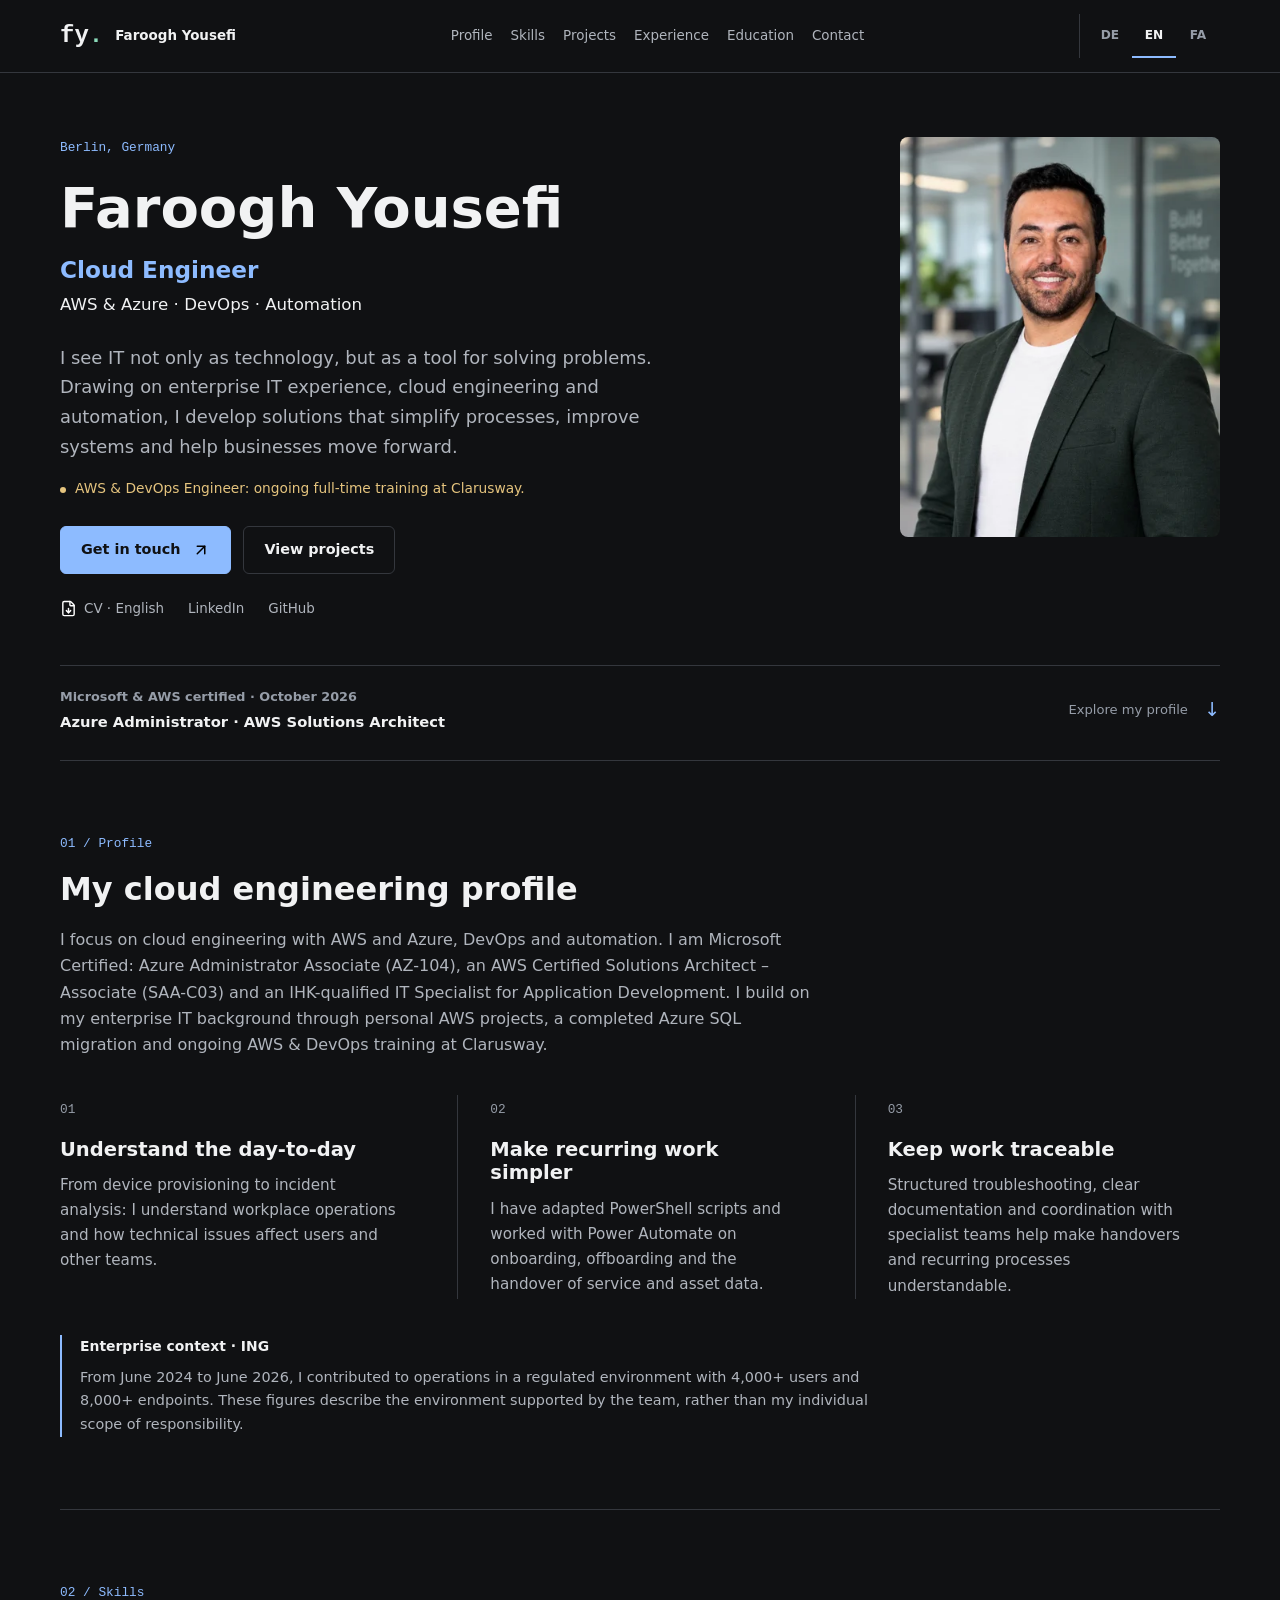
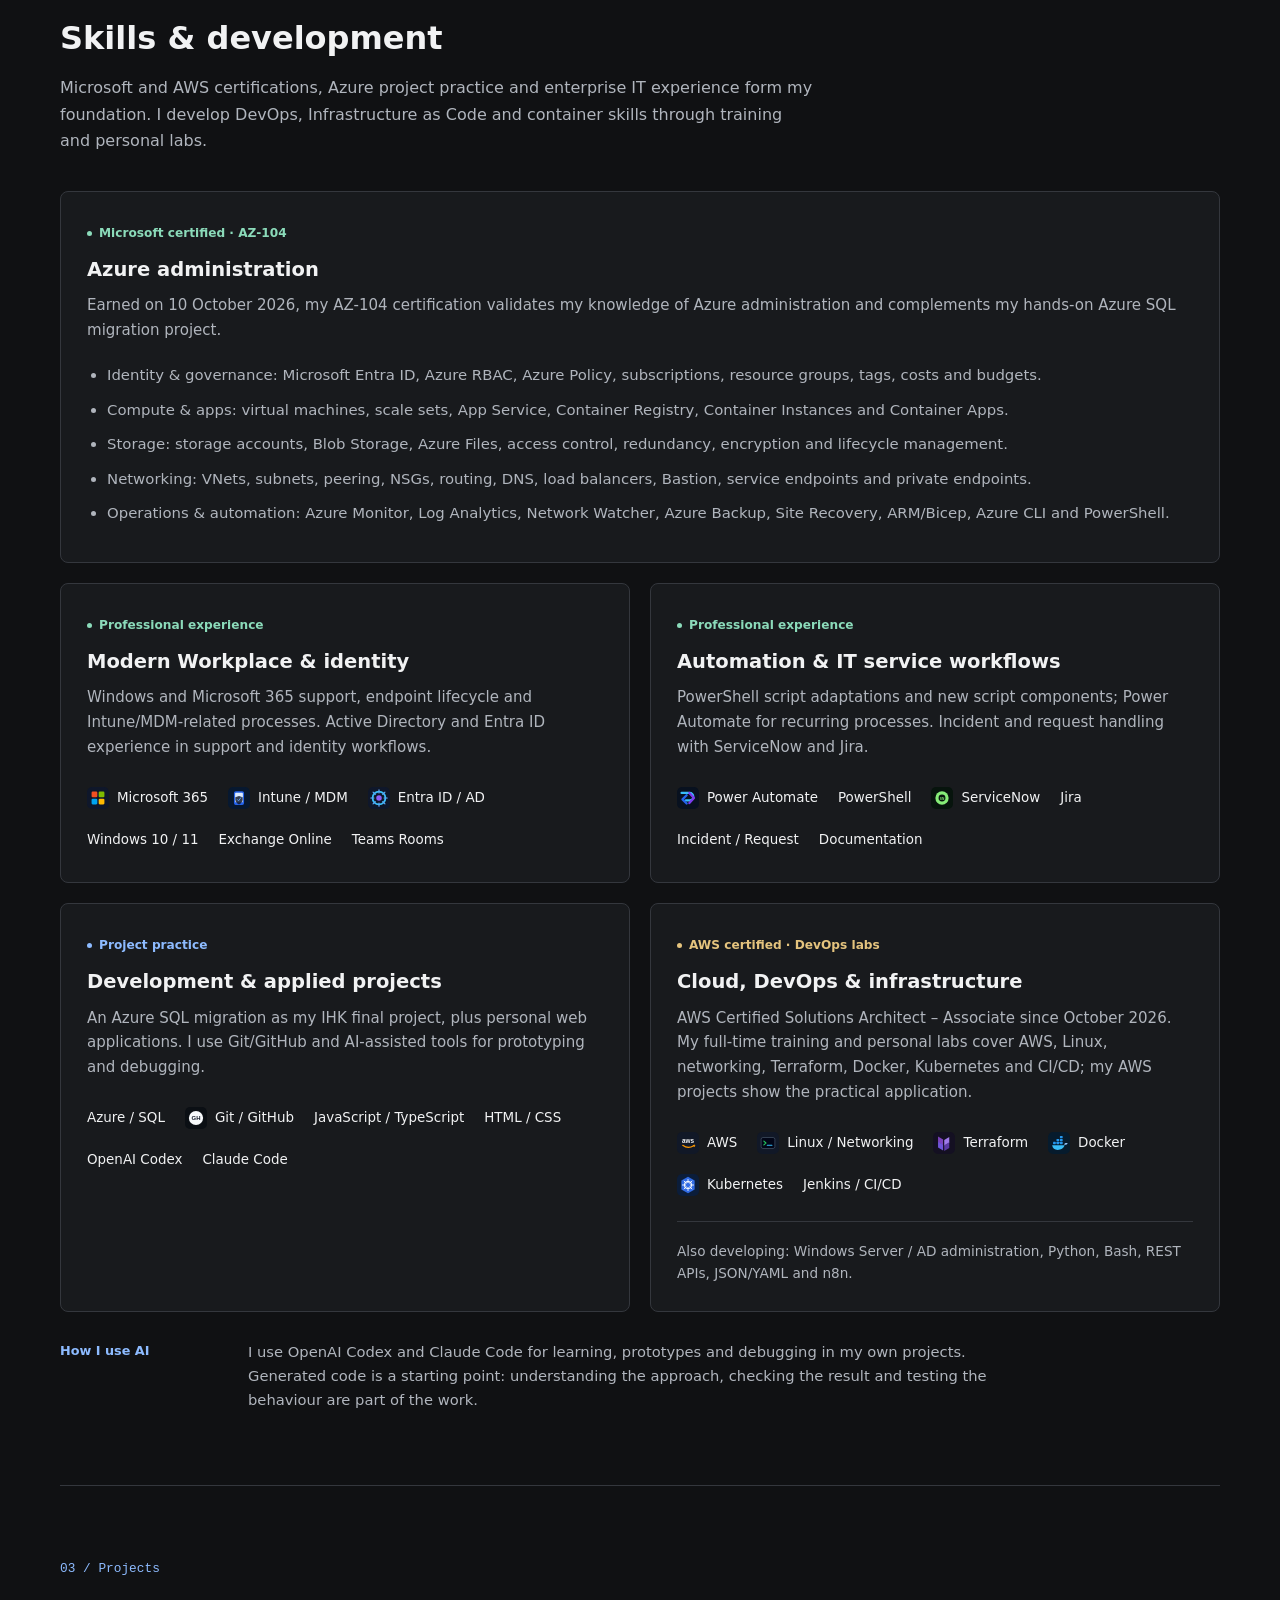
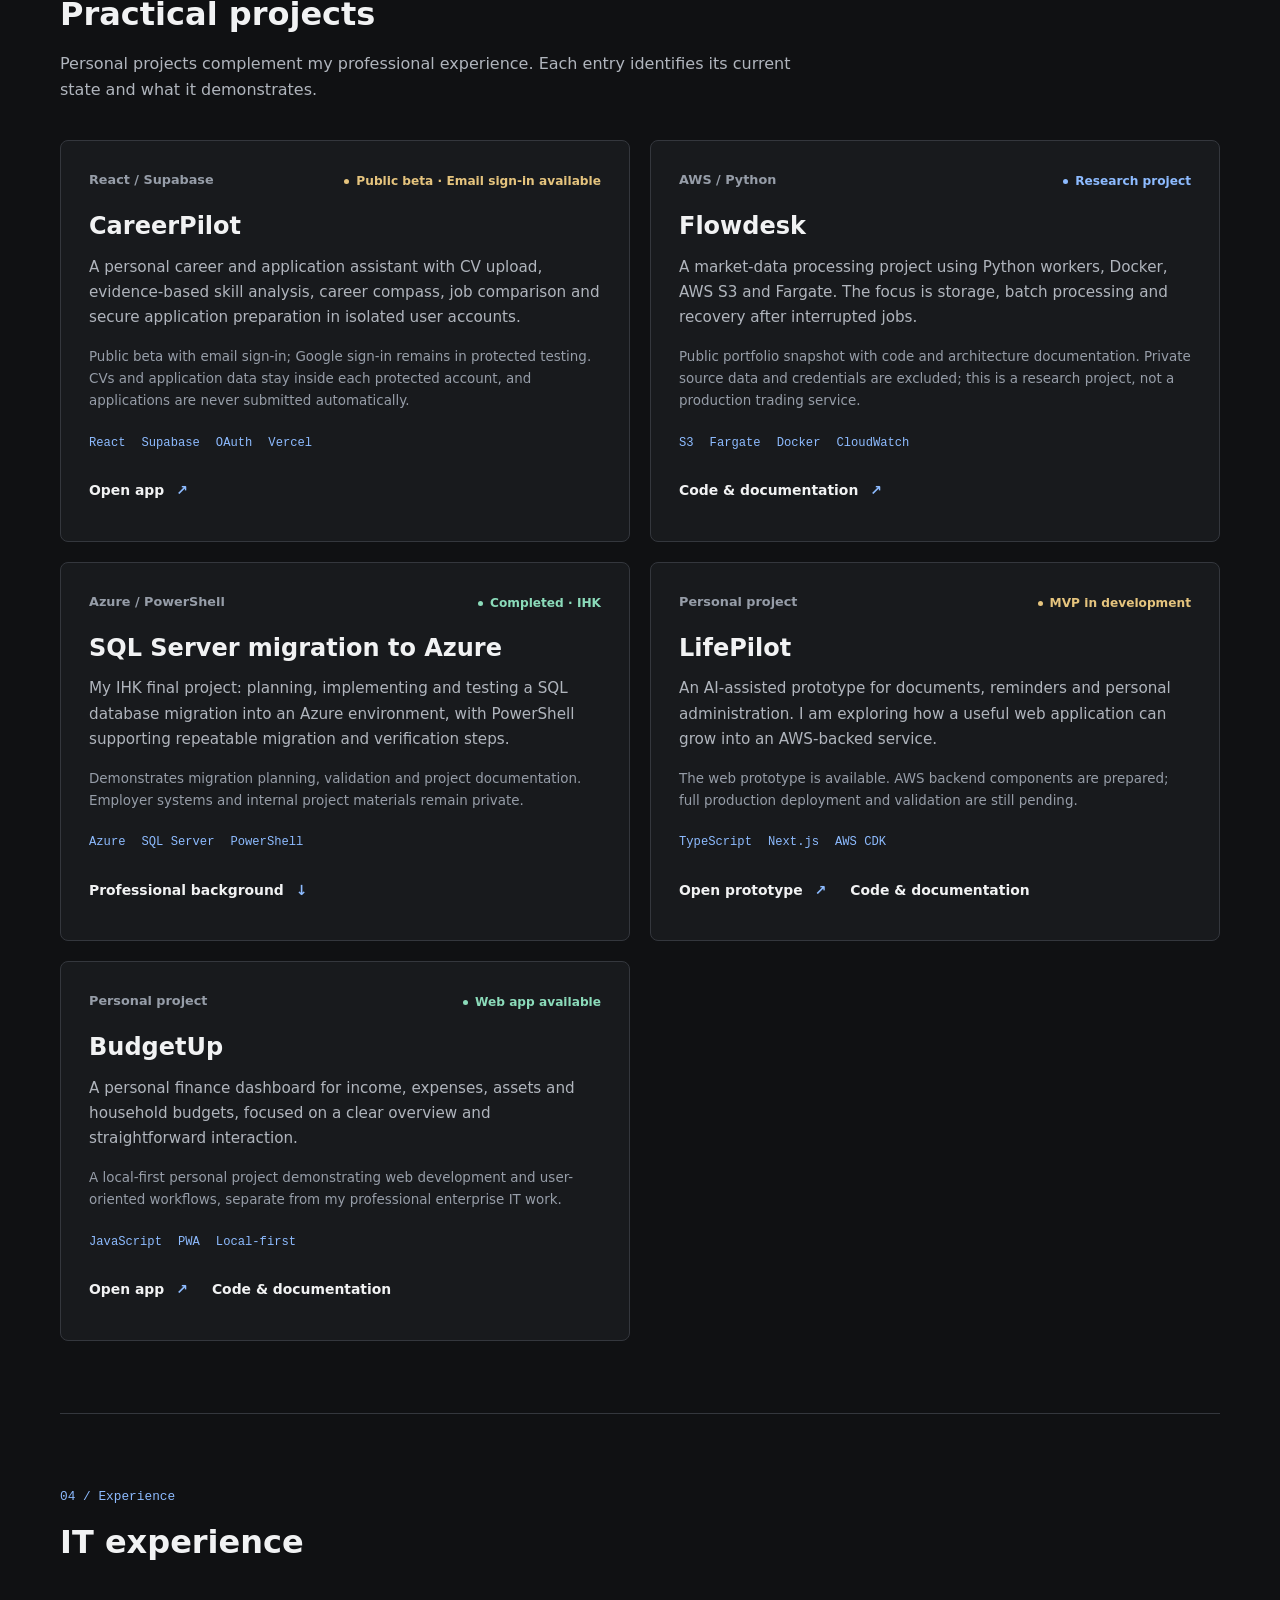
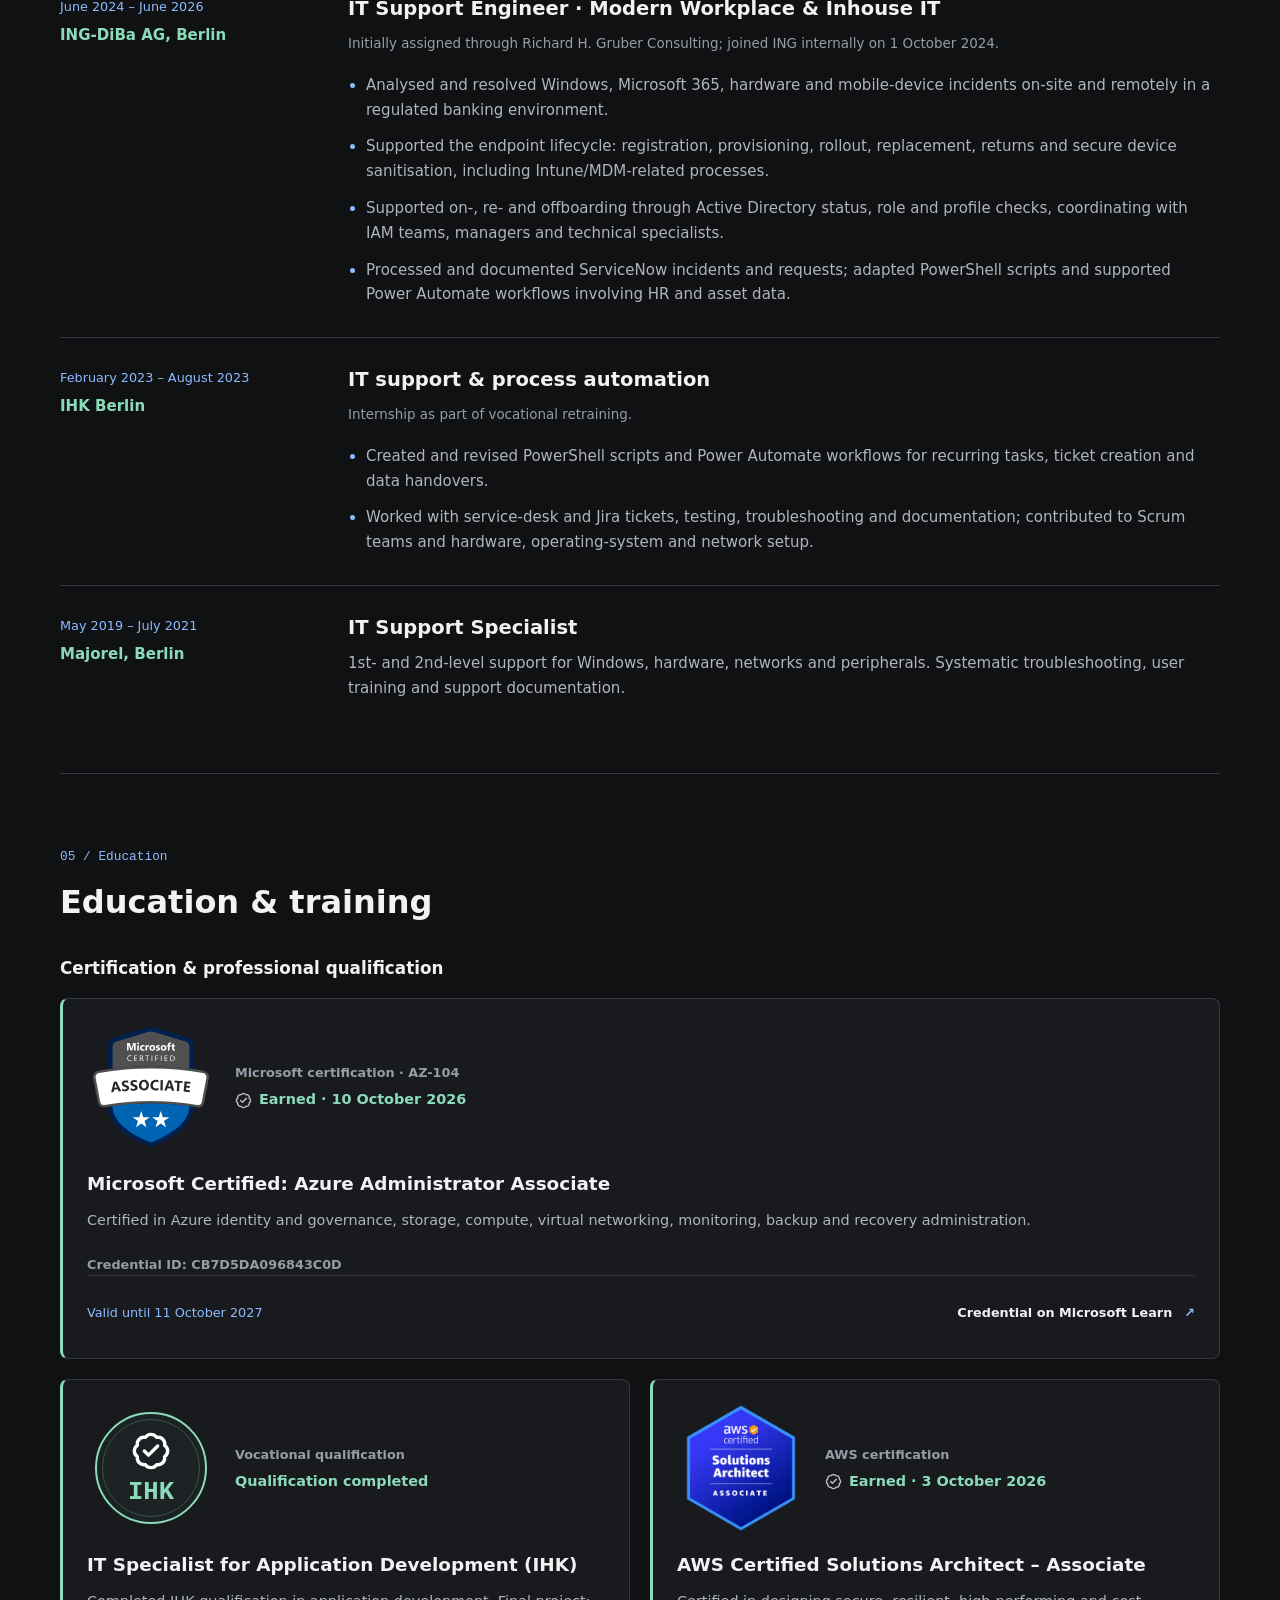
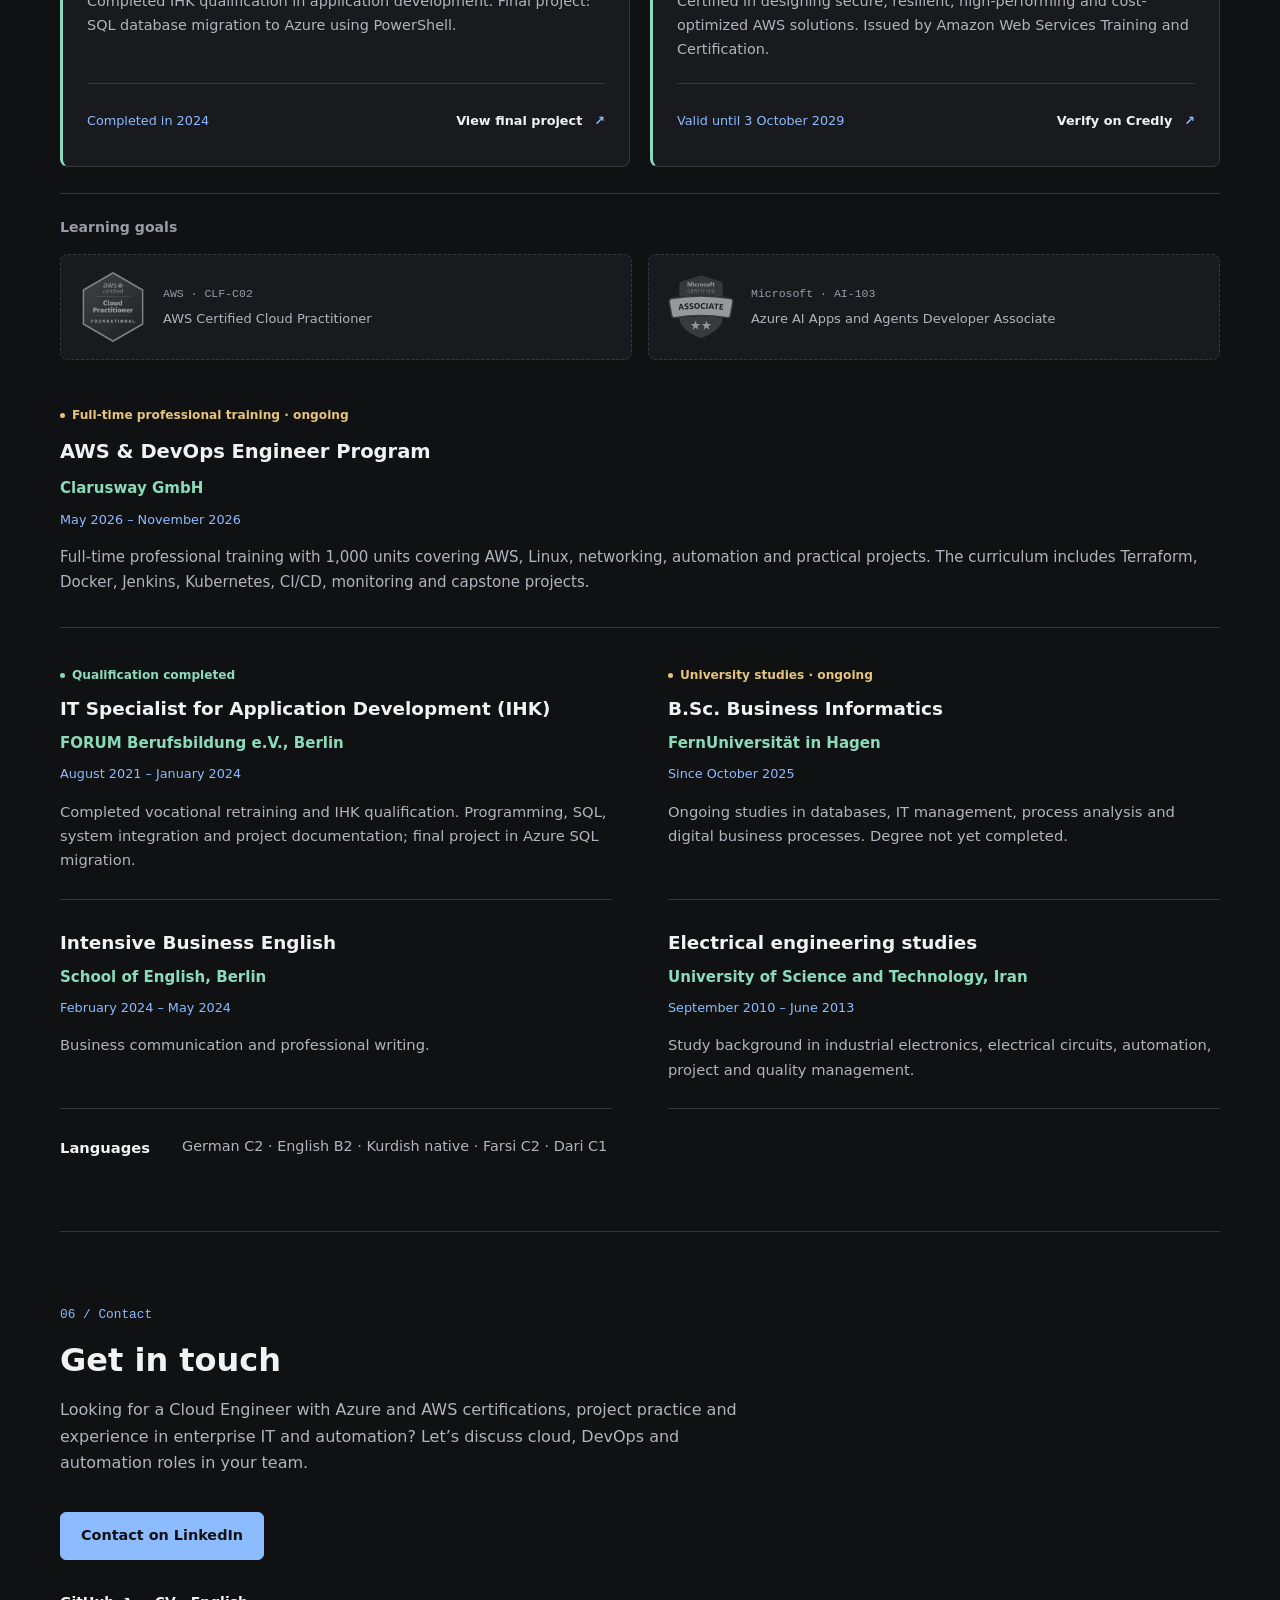
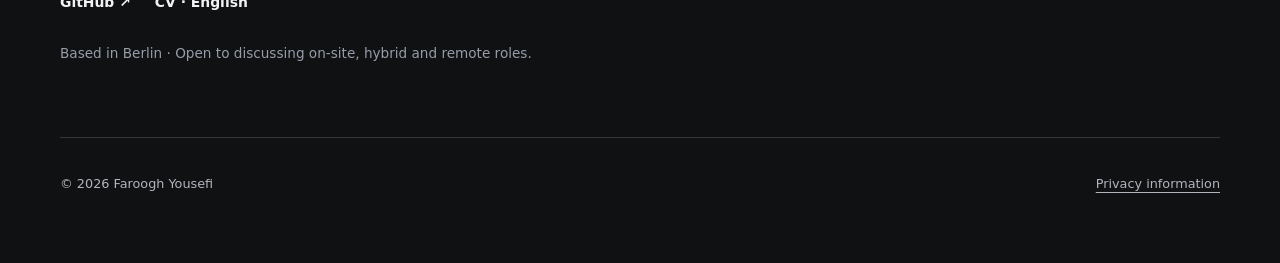
<file: index.html>
<!DOCTYPE html>
<html lang="en" dir="ltr">
<head>
  <meta charset="UTF-8" />
  <meta name="viewport" content="width=device-width, initial-scale=1.0" />
  <title>Faroogh Yousefi | Cloud Engineer · AWS &amp; Azure · DevOps</title>
  <meta name="description" content="Faroogh Yousefi, Berlin-based Cloud Engineer, Microsoft Certified Azure Administrator Associate and AWS Certified Solutions Architect Associate. Azure, AWS, DevOps and automation with enterprise IT and project experience." />
  <meta name="robots" content="index, follow, max-image-preview:large" />
  <link rel="canonical" href="https://www.farooghyousefi.com/" />
  <link rel="alternate" hreflang="en" href="https://www.farooghyousefi.com/" />
  <link rel="alternate" hreflang="de" href="https://www.farooghyousefi.com/de/" />
  <link rel="alternate" hreflang="fa" href="https://www.farooghyousefi.com/fa/" />
  <link rel="alternate" hreflang="x-default" href="https://www.farooghyousefi.com/" />
  <meta name="theme-color" content="#101113" />
  <meta name="color-scheme" content="dark" />
  <link rel="icon" href="assets/favicon.svg" type="image/svg+xml" />
  <link rel="apple-touch-icon" href="assets/apple-touch-icon.png" />
  <meta property="og:type" content="profile" />
  <meta property="og:site_name" content="Faroogh Yousefi" />
  <meta property="og:url" content="https://www.farooghyousefi.com/" />
  <meta property="og:locale" content="en_GB" />
  <meta property="og:title" content="Faroogh Yousefi | Cloud Engineer · AWS &amp; Azure · DevOps" />
  <meta property="og:description" content="Faroogh Yousefi, Berlin-based Cloud Engineer, Microsoft Certified Azure Administrator Associate and AWS Certified Solutions Architect Associate. Azure, AWS, DevOps and automation with enterprise IT and project experience." />
  <meta property="og:image" content="https://www.farooghyousefi.com/assets/faroogh-yousefi-sep-2026-800.webp" />
  <meta property="og:image:width" content="800" />
  <meta property="og:image:height" content="1000" />
  <meta property="og:image:alt" content="Faroogh Yousefi, AWS and Azure Cloud Engineer in Berlin" />
  <meta property="profile:first_name" content="Faroogh" />
  <meta property="profile:last_name" content="Yousefi" />
  <meta name="twitter:card" content="summary" />
  <meta name="twitter:title" content="Faroogh Yousefi | Cloud Engineer · AWS &amp; Azure · DevOps" />
  <meta name="twitter:description" content="Faroogh Yousefi, Berlin-based Cloud Engineer, Microsoft Certified Azure Administrator Associate and AWS Certified Solutions Architect Associate. Azure, AWS, DevOps and automation with enterprise IT and project experience." />
  <meta name="twitter:image" content="https://www.farooghyousefi.com/assets/faroogh-yousefi-sep-2026-800.webp" />
  <link rel="preload" as="image" href="assets/faroogh-yousefi-sep-2026-400.webp" imagesrcset="assets/faroogh-yousefi-sep-2026-400.webp 400w, assets/faroogh-yousefi-sep-2026-800.webp 800w" imagesizes="(max-width: 360px) 88px, (max-width: 680px) 120px, (max-width: 850px) 240px, (max-width: 1100px) 280px, 320px" />
  <link rel="stylesheet" href="styles.css?v=ec9b9d5310ef" />
  <script type="application/ld+json">{"@context":"https://schema.org","@type":"Person","@id":"https://www.farooghyousefi.com/#person","name":"Faroogh Yousefi","alternateName":["FarooghYousefi","Faruk Yousefi","فاروق یوسفی"],"url":"https://www.farooghyousefi.com/","image":"https://www.farooghyousefi.com/assets/faroogh-yousefi-sep-2026-800.webp","jobTitle":"Cloud Engineer | AWS & Azure | DevOps & Automation","description":"Faroogh Yousefi, Berlin-based Cloud Engineer, Microsoft Certified Azure Administrator Associate and AWS Certified Solutions Architect Associate. Azure, AWS, DevOps and automation with enterprise IT and project experience.","homeLocation":{"@type":"Place","name":"Berlin, Germany"},"knowsLanguage":["de","en","fa","ku","prs"],"knowsAbout":["Amazon Web Services","Microsoft Azure","Azure Administration","Microsoft Entra ID","Azure Networking","Azure Monitor","Azure Backup","Bicep","Cloud Architecture","DevOps","Terraform","Docker","Linux","Microsoft 365","Power Automate","PowerShell"],"hasCredential":[{"@type":"EducationalOccupationalCredential","name":"Microsoft Certified: Azure Administrator Associate","credentialCategory":"Certification","identifier":"CB7D5DA096843C0D","dateCreated":"2026-10-10","expires":"2027-10-11","url":"https://learn.microsoft.com/de-de/users/farooghyousefi-8393/credentials/certification/azure-administrator?tab=credentials-tab"},{"@type":"EducationalOccupationalCredential","name":"AWS Certified Solutions Architect – Associate","credentialCategory":"Certification","url":"https://www.credly.com/badges/5a12bdb6-9ff6-47e6-ba10-af309c26da79"},{"@type":"EducationalOccupationalCredential","name":"Fachinformatiker für Anwendungsentwicklung (IHK)","credentialCategory":"Vocational qualification"}],"alumniOf":{"@type":"EducationalOrganization","name":"FORUM Berufsbildung e.V., Berlin"},"sameAs":["https://www.linkedin.com/in/farooghyousefi/","https://github.com/farooghyousefi","https://www.credly.com/users/faroogh-yousefi"]}</script>
  <script type="application/ld+json">{"@context":"https://schema.org","@type":"WebSite","@id":"https://www.farooghyousefi.com/#website","name":"Faroogh Yousefi","alternateName":"farooghyousefi.com","url":"https://www.farooghyousefi.com/","publisher":{"@id":"https://www.farooghyousefi.com/#person"}}</script>
</head>
<body>
  <a class="skip-link" href="#main-content" data-i18n="ui.skip">Skip to content</a>
  <header class="site-header">
    <div class="header-inner section-shell">
      <a class="brand" href="#top" aria-label="Faroogh Yousefi"><span class="brand-mark" aria-hidden="true">fy<span>.</span></span><span class="brand-name">Faroogh Yousefi</span></a>
      <nav class="desktop-nav" aria-label="Main navigation" data-i18n-aria-label="ui.navigation">
        <a href="#about" data-i18n="nav.about">Profile</a>
        <a href="#skills" data-i18n="nav.skills">Skills</a>
        <a href="#projects" data-i18n="nav.projects">Projects</a>
        <a href="#experience" data-i18n="nav.experience">Experience</a>
        <a href="#training" data-i18n="nav.training">Education</a>
        <a href="#contact" data-i18n="nav.contact">Contact</a>
      </nav>
      <div class="header-actions">
        <nav class="language-switcher" aria-label="Choose language" data-i18n-aria-label="ui.language">
          <a href="de/index.html" data-lang="de" lang="de" hreflang="de" aria-label="Deutsch">DE</a>
          <a href="index.html" data-lang="en" class="is-active" aria-current="true" lang="en" hreflang="en" aria-label="English">EN</a>
          <a href="fa/index.html" data-lang="fa" lang="fa" hreflang="fa" aria-label="فارسی">FA</a>
        </nav>
        <details class="mobile-menu">
          <summary aria-label="Open navigation" data-i18n-aria-label="ui.menu"><img src="assets/icons/menu.svg" width="22" height="22" alt="" /></summary>
          <nav aria-label="Main navigation" data-i18n-aria-label="ui.navigation">
            <a href="#about" data-i18n="nav.about">Profile</a>
            <a href="#skills" data-i18n="nav.skills">Skills</a>
            <a href="#projects" data-i18n="nav.projects">Projects</a>
            <a href="#experience" data-i18n="nav.experience">Experience</a>
            <a href="#training" data-i18n="nav.training">Education</a>
            <a href="#contact" data-i18n="nav.contact">Contact</a>
          </nav>
        </details>
      </div>
    </div>
  </header>
  <main id="main-content" tabindex="-1">
    <section class="hero section-shell" id="top" aria-labelledby="hero-title">
      <div class="hero-identity">
        <p class="eyebrow" data-i18n="hero.location">Berlin, Germany</p>
        <h1 id="hero-title" data-i18n="hero.name">Faroogh Yousefi</h1>
        <p class="hero-role" data-i18n="hero.role">Cloud Engineer</p>
        <p class="hero-specialisms" data-i18n="hero.specialisms">AWS &amp; Azure · DevOps · Automation</p>
      </div>
      <figure class="portrait">
        <img src="assets/faroogh-yousefi-sep-2026-400.webp" srcset="assets/faroogh-yousefi-sep-2026-400.webp 400w, assets/faroogh-yousefi-sep-2026-800.webp 800w" sizes="(max-width: 360px) 88px, (max-width: 680px) 120px, (max-width: 850px) 240px, (max-width: 1100px) 280px, 320px" width="400" height="500" fetchpriority="high" alt="Faroogh Yousefi, AWS and Azure Cloud Engineer in Berlin" data-i18n-alt="photo.alt" />
      </figure>
      <div class="hero-detail">
        <p class="hero-description" data-i18n="hero.description">I see IT not only as technology, but as a tool for solving problems. Drawing on enterprise IT experience, cloud engineering and automation, I develop solutions that simplify processes, improve systems and help businesses move forward.</p>
        <p class="hero-learning"><span class="learning-dot" aria-hidden="true"></span><span data-i18n="hero.learning">AWS &amp; DevOps Engineer: ongoing full-time training at Clarusway.</span></p>
        <div class="hero-actions">
          <a class="button primary" href="#contact"><span data-i18n="hero.contact">Get in touch</span><img src="assets/icons/arrow-up-right.svg" width="18" height="18" alt="" /></a>
          <a class="button secondary" href="#projects" data-i18n="hero.projects">View projects</a>
        </div>
        <div class="hero-links">
          <a href="assets/Faroogh-Yousefi-CV-EN.pdf" data-cv-link target="_blank" rel="noopener noreferrer"><img src="assets/icons/file-down.svg" width="17" height="17" alt="" /><span data-i18n="hero.cv">CV · English</span></a>
          <a href="https://www.linkedin.com/in/farooghyousefi/" target="_blank" rel="noopener noreferrer">LinkedIn</a>
          <a href="https://github.com/farooghyousefi" target="_blank" rel="noopener noreferrer">GitHub</a>
        </div>
      </div>
      <div class="hero-foundation">
        <span class="qualification"><span class="small-label" data-i18n="hero.qualificationLabel">Microsoft &amp; AWS certified · October 2026</span><strong data-i18n="hero.qualification">Azure Administrator · AWS Solutions Architect</strong></span>
        <a class="section-cue" href="#about" aria-label="Explore my profile" data-i18n-aria-label="hero.more"><span data-i18n="hero.more">Explore my profile</span><span aria-hidden="true">↓</span></a>
      </div>
    </section>

    <section class="section-shell content-section" id="about" aria-labelledby="about-title">
      <div class="section-heading"><p class="eyebrow">01 / <span data-i18n="nav.about">Profile</span></p><h2 id="about-title" data-i18n="about.title">My cloud engineering profile</h2><p class="section-intro" data-i18n="about.intro">I focus on cloud engineering with AWS and Azure, DevOps and automation. I am Microsoft Certified: Azure Administrator Associate (AZ-104), an AWS Certified Solutions Architect – Associate (SAA-C03) and an IHK-qualified IT Specialist for Application Development. I build on my enterprise IT background through personal AWS projects, a completed Azure SQL migration and ongoing AWS &amp; DevOps training at Clarusway.</p></div>
      <div class="value-grid">
        <article><span class="value-number" aria-hidden="true">01</span><h3 data-i18n="value.operations.title">Understand the day-to-day</h3><p data-i18n="value.operations.text">From device provisioning to incident analysis: I understand workplace operations and how technical issues affect users and other teams.</p></article>
        <article><span class="value-number" aria-hidden="true">02</span><h3 data-i18n="value.automation.title">Make recurring work simpler</h3><p data-i18n="value.automation.text">I have adapted PowerShell scripts and worked with Power Automate on onboarding, offboarding and the handover of service and asset data.</p></article>
        <article><span class="value-number" aria-hidden="true">03</span><h3 data-i18n="value.clarity.title">Keep work traceable</h3><p data-i18n="value.clarity.text">Structured troubleshooting, clear documentation and coordination with specialist teams help make handovers and recurring processes understandable.</p></article>
      </div>
      <div class="context-note"><strong data-i18n="about.contextLabel">Enterprise context · ING</strong><p data-i18n="about.context">From June 2024 to June 2026, I contributed to operations in a regulated environment with 4,000+ users and 8,000+ endpoints. These figures describe the environment supported by the team, rather than my individual scope of responsibility.</p></div>
    </section>

    <section class="section-shell content-section" id="skills" aria-labelledby="skills-title">
      <div class="section-heading"><p class="eyebrow">02 / <span data-i18n="nav.skills">Skills</span></p><h2 id="skills-title" data-i18n="skills.title">Skills &amp; development</h2><p class="section-intro" data-i18n="skills.intro">Microsoft and AWS certifications, Azure project practice and enterprise IT experience form my foundation. I develop DevOps, Infrastructure as Code and container skills through training and personal labs.</p></div>
      <div class="skills-grid">
        <article class="skill-group azure-administration"><span class="status-label established" data-i18n="skills.azure.status">Microsoft certified · AZ-104</span><h3 data-i18n="skills.azure.title">Azure administration</h3><p data-i18n="skills.azure.text">Earned on 10 October 2026, my AZ-104 certification validates my knowledge of Azure administration and complements my hands-on Azure SQL migration project.</p><ul class="azure-skills-list">
          <li data-i18n="skills.azure.identity">Identity &amp; governance: Microsoft Entra ID, Azure RBAC, Azure Policy, subscriptions, resource groups, tags, costs and budgets.</li>
          <li data-i18n="skills.azure.compute">Compute &amp; apps: virtual machines, scale sets, App Service, Container Registry, Container Instances and Container Apps.</li>
          <li data-i18n="skills.azure.storage">Storage: storage accounts, Blob Storage, Azure Files, access control, redundancy, encryption and lifecycle management.</li>
          <li data-i18n="skills.azure.network">Networking: VNets, subnets, peering, NSGs, routing, DNS, load balancers, Bastion, service endpoints and private endpoints.</li>
          <li data-i18n="skills.azure.operations">Operations &amp; automation: Azure Monitor, Log Analytics, Network Watcher, Azure Backup, Site Recovery, ARM/Bicep, Azure CLI and PowerShell.</li>
        </ul></article>
        <article class="skill-group professional"><span class="status-label established" data-i18n="skills.professional">Professional experience</span><h3 data-i18n="skills.workplace.title">Modern Workplace &amp; identity</h3><p data-i18n="skills.workplace.text">Windows and Microsoft 365 support, endpoint lifecycle and Intune/MDM-related processes. Active Directory and Entra ID experience in support and identity workflows.</p><ul class="tech-list">
          <li><img src="assets/icons/microsoft-365.svg" width="24" height="24" alt="" loading="lazy" />Microsoft 365</li><li><img src="assets/icons/intune.svg" width="24" height="24" alt="" loading="lazy" />Intune / MDM</li><li><img src="assets/icons/entra-id.svg" width="24" height="24" alt="" loading="lazy" />Entra ID / AD</li><li>Windows 10 / 11</li><li>Exchange Online</li><li>Teams Rooms</li>
        </ul></article>
        <article class="skill-group professional"><span class="status-label established" data-i18n="skills.professional">Professional experience</span><h3 data-i18n="skills.automation.title">Automation &amp; IT service workflows</h3><p data-i18n="skills.automation.text">PowerShell script adaptations and new script components; Power Automate for recurring processes. Incident and request handling with ServiceNow and Jira.</p><ul class="tech-list">
          <li><img src="assets/icons/power-automate.svg" width="24" height="24" alt="" loading="lazy" />Power Automate</li><li>PowerShell</li><li><img src="assets/icons/servicenow.svg" width="24" height="24" alt="" loading="lazy" />ServiceNow</li><li>Jira</li><li>Incident / Request</li><li data-i18n="skills.documentation">Documentation</li>
        </ul></article>
        <article class="skill-group project-practice"><span class="status-label practiced" data-i18n="skills.projectPractice">Project practice</span><h3 data-i18n="skills.projects.title">Development &amp; applied projects</h3><p data-i18n="skills.projects.text">An Azure SQL migration as my IHK final project, plus personal web applications. I use Git/GitHub and AI-assisted tools for prototyping and debugging.</p><ul class="tech-list">
          <li>Azure / SQL</li><li><img src="assets/icons/github.svg" width="24" height="24" alt="" loading="lazy" />Git / GitHub</li><li>JavaScript / TypeScript</li><li>HTML / CSS</li><li>OpenAI Codex</li><li>Claude Code</li>
        </ul></article>
        <article class="skill-group learning"><span class="status-label developing" data-i18n="skills.learning">AWS certified · DevOps labs</span><h3 data-i18n="skills.cloud.title">Cloud, DevOps &amp; infrastructure</h3><p data-i18n="skills.cloud.text">AWS Certified Solutions Architect – Associate since October 2026. My full-time training and personal labs cover AWS, Linux, networking, Terraform, Docker, Kubernetes and CI/CD; my AWS projects show the practical application.</p><ul class="tech-list">
          <li><img src="assets/icons/aws.svg" width="24" height="24" alt="" loading="lazy" />AWS</li><li><img src="assets/icons/linux.svg" width="24" height="24" alt="" loading="lazy" />Linux / Networking</li><li><img src="assets/icons/terraform.svg" width="24" height="24" alt="" loading="lazy" />Terraform</li><li><img src="assets/icons/docker.svg" width="24" height="24" alt="" loading="lazy" />Docker</li><li><img src="assets/icons/kubernetes.svg" width="24" height="24" alt="" loading="lazy" />Kubernetes</li><li>Jenkins / CI/CD</li>
        </ul><p class="skill-scope" data-i18n="skills.cloud.additional">Also developing: Windows Server / AD administration, Python, Bash, REST APIs, JSON/YAML and n8n.</p></article>
      </div>
      <div class="ai-note"><span class="small-label" data-i18n="ai.label">How I use AI</span><p data-i18n="ai.text">I use OpenAI Codex and Claude Code for learning, prototypes and debugging in my own projects. Generated code is a starting point: understanding the approach, checking the result and testing the behaviour are part of the work.</p></div>
    </section>

    <section class="section-shell content-section" id="projects" aria-labelledby="projects-title">
      <div class="section-heading"><p class="eyebrow">03 / <span data-i18n="nav.projects">Projects</span></p><h2 id="projects-title" data-i18n="projects.title">Practical projects</h2><p class="section-intro" data-i18n="projects.intro">Personal projects complement my professional experience. Each entry identifies its current state and what it demonstrates.</p></div>
      <div class="project-grid">
        <article class="project-card"><div class="project-head"><span class="small-label">React / Supabase</span><span class="status-label developing" data-i18n="projects.careerpilot.status">Public beta · Email sign-in available</span></div><h3>CareerPilot</h3><p data-i18n="projects.careerpilot.text">A personal career and application assistant with CV upload, evidence-based skill analysis, career compass, job comparison and secure application preparation in isolated user accounts.</p><p class="project-evidence" data-i18n="projects.careerpilot.evidence">Public beta with email sign-in; Google sign-in remains in protected testing. CVs and application data stay inside each protected account, and applications are never submitted automatically.</p><ul class="project-tags"><li>React</li><li>Supabase</li><li>OAuth</li><li>Vercel</li></ul><div class="project-links"><a class="text-link" href="https://careerpilot-staging.vercel.app/" target="_blank" rel="noopener noreferrer"><span data-i18n="projects.open">Open app</span><span aria-hidden="true">↗</span></a></div></article>
        <article class="project-card"><div class="project-head"><span class="small-label">AWS / Python</span><span class="status-label practiced" data-i18n="projects.flowdesk.status">Research project</span></div><h3>Flowdesk</h3><p data-i18n="projects.flowdesk.text">A market-data processing project using Python workers, Docker, AWS S3 and Fargate. The focus is storage, batch processing and recovery after interrupted jobs.</p><p class="project-evidence" data-i18n="projects.flowdesk.evidence">Public portfolio snapshot with code and architecture documentation. Private source data and credentials are excluded; this is a research project, not a production trading service.</p><ul class="project-tags"><li>S3</li><li>Fargate</li><li>Docker</li><li>CloudWatch</li></ul><a class="text-link" href="https://github.com/farooghyousefi/flowdesk-aws-portfolio" target="_blank" rel="noopener noreferrer"><span data-i18n="projects.code">Code &amp; documentation</span><span aria-hidden="true">↗</span></a></article>
        <article class="project-card" id="project-azure"><div class="project-head"><span class="small-label">Azure / PowerShell</span><span class="status-label established" data-i18n="projects.azure.status">Completed · IHK</span></div><h3 data-i18n="projects.azure.title">SQL Server migration to Azure</h3><p data-i18n="projects.azure.text">My IHK final project: planning, implementing and testing a SQL database migration into an Azure environment, with PowerShell supporting repeatable migration and verification steps.</p><p class="project-evidence" data-i18n="projects.azure.evidence">Demonstrates migration planning, validation and project documentation. Employer systems and internal project materials remain private.</p><ul class="project-tags"><li>Azure</li><li>SQL Server</li><li>PowerShell</li></ul><a class="text-link" href="#experience"><span data-i18n="projects.background">Professional background</span><span aria-hidden="true">↓</span></a></article>
        <article class="project-card"><div class="project-head"><span class="small-label" data-i18n="projects.personal">Personal project</span><span class="status-label developing" data-i18n="projects.lifepilot.status">MVP in development</span></div><h3>LifePilot</h3><p data-i18n="projects.lifepilot.text">An AI-assisted prototype for documents, reminders and personal administration. I am exploring how a useful web application can grow into an AWS-backed service.</p><p class="project-evidence" data-i18n="projects.lifepilot.evidence">The web prototype is available. AWS backend components are prepared; full production deployment and validation are still pending.</p><ul class="project-tags"><li>TypeScript</li><li>Next.js</li><li>AWS CDK</li></ul><div class="project-links"><a class="text-link" href="https://lifepilot.farooghyousefi.com/" target="_blank" rel="noopener noreferrer"><span data-i18n="projects.preview">Open prototype</span><span aria-hidden="true">↗</span></a><a class="text-link" href="https://github.com/farooghyousefi/lifepilot" target="_blank" rel="noopener noreferrer" data-i18n="projects.code">Code &amp; documentation</a></div></article>
        <article class="project-card"><div class="project-head"><span class="small-label" data-i18n="projects.personal">Personal project</span><span class="status-label established" data-i18n="projects.budget.status">Web app available</span></div><h3>BudgetUp</h3><p data-i18n="projects.budget.text">A personal finance dashboard for income, expenses, assets and household budgets, focused on a clear overview and straightforward interaction.</p><p class="project-evidence" data-i18n="projects.budget.evidence">A local-first personal project demonstrating web development and user-oriented workflows, separate from my professional enterprise IT work.</p><ul class="project-tags"><li>JavaScript</li><li>PWA</li><li>Local-first</li></ul><div class="project-links"><a class="text-link" href="https://budget.farooghyousefi.com/" target="_blank" rel="noopener noreferrer"><span data-i18n="projects.open">Open app</span><span aria-hidden="true">↗</span></a><a class="text-link" href="https://github.com/farooghyousefi/budget-app" target="_blank" rel="noopener noreferrer" data-i18n="projects.code">Code &amp; documentation</a></div></article>
      </div>
    </section>

    <section class="section-shell content-section" id="experience" aria-labelledby="experience-title">
      <div class="section-heading"><p class="eyebrow">04 / <span data-i18n="nav.experience">Experience</span></p><h2 id="experience-title" data-i18n="experience.title">IT experience</h2></div>
      <div class="timeline">
        <article class="timeline-entry"><div class="timeline-meta"><p class="date" data-i18n="experience.ing.date">June 2024 – June 2026</p><p class="company">ING-DiBa AG, Berlin</p></div><div class="timeline-content"><h3 data-i18n="experience.ing.title">IT Support Engineer · Modern Workplace &amp; Inhouse IT</h3><p class="role-context" data-i18n="experience.ing.context">Initially assigned through Richard H. Gruber Consulting; joined ING internally on 1 October 2024.</p><ul class="detail-list"><li data-i18n="experience.ing.p1">Analysed and resolved Windows, Microsoft 365, hardware and mobile-device incidents on-site and remotely in a regulated banking environment.</li><li data-i18n="experience.ing.p2">Supported the endpoint lifecycle: registration, provisioning, rollout, replacement, returns and secure device sanitisation, including Intune/MDM-related processes.</li><li data-i18n="experience.ing.p3">Supported on-, re- and offboarding through Active Directory status, role and profile checks, coordinating with IAM teams, managers and technical specialists.</li><li data-i18n="experience.ing.p4">Processed and documented ServiceNow incidents and requests; adapted PowerShell scripts and supported Power Automate workflows involving HR and asset data.</li></ul></div></article>
        <article class="timeline-entry"><div class="timeline-meta"><p class="date" data-i18n="experience.ihk.date">February 2023 – August 2023</p><p class="company">IHK Berlin</p></div><div class="timeline-content"><h3 data-i18n="experience.ihk.title">IT support &amp; process automation</h3><p class="role-context" data-i18n="experience.ihk.context">Internship as part of vocational retraining.</p><ul class="detail-list"><li data-i18n="experience.ihk.p1">Created and revised PowerShell scripts and Power Automate workflows for recurring tasks, ticket creation and data handovers.</li><li data-i18n="experience.ihk.p2">Worked with service-desk and Jira tickets, testing, troubleshooting and documentation; contributed to Scrum teams and hardware, operating-system and network setup.</li></ul></div></article>
        <article class="timeline-entry"><div class="timeline-meta"><p class="date" data-i18n="experience.majorel.date">May 2019 – July 2021</p><p class="company">Majorel, Berlin</p></div><div class="timeline-content"><h3 data-i18n="experience.majorel.title">IT Support Specialist</h3><p data-i18n="experience.majorel.text">1st- and 2nd-level support for Windows, hardware, networks and peripherals. Systematic troubleshooting, user training and support documentation.</p></div></article>
      </div>
    </section>

    <section class="section-shell content-section" id="training" aria-labelledby="training-title">
      <div class="section-heading"><p class="eyebrow">05 / <span data-i18n="nav.training">Education</span></p><h2 id="training-title" data-i18n="training.title">Education &amp; training</h2></div>
      <div class="credentials" aria-labelledby="credentials-title">
        <h3 id="credentials-title" data-i18n="credentials.title">Certification &amp; professional qualification</h3>
        <div class="credentials-grid">
          <article class="credential-card credential-card--earned credential-card--azure" aria-labelledby="credential-azure-title">
            <div class="credential-header">
              <a class="credential-badge-link" href="https://learn.microsoft.com/de-de/users/farooghyousefi-8393/credentials/certification/azure-administrator?tab=credentials-tab" target="_blank" rel="noopener noreferrer" aria-label="Credential on Microsoft Learn" data-i18n-aria-label="credentials.azure.verify"><img src="assets/credentials/microsoft-certified-associate.svg" width="128" height="128" alt="Microsoft Certified: Azure Administrator Associate" loading="lazy" /></a>
              <div><p class="small-label" data-i18n="credentials.azure.type">Microsoft certification · AZ-104</p><p class="credential-state"><img src="assets/icons/badge-check.svg" width="17" height="17" alt="" loading="lazy" /><span data-i18n="credentials.azure.status">Earned · 10 October 2026</span></p></div>
            </div>
            <h4 id="credential-azure-title" lang="en" dir="ltr">Microsoft Certified: Azure Administrator Associate</h4>
            <p class="credential-description" data-i18n="credentials.azure.text">Certified in Azure identity and governance, storage, compute, virtual networking, monitoring, backup and recovery administration.</p>
            <p class="small-label" lang="en" dir="ltr">Credential ID: CB7D5DA096843C0D</p>
            <div class="credential-footer"><span class="date" data-i18n="credentials.azure.note">Valid until 11 October 2027</span><a class="text-link" href="https://learn.microsoft.com/de-de/users/farooghyousefi-8393/credentials/certification/azure-administrator?tab=credentials-tab" target="_blank" rel="noopener noreferrer"><span data-i18n="credentials.azure.verify">Credential on Microsoft Learn</span><span aria-hidden="true">↗</span></a></div>
          </article>
          <article class="credential-card credential-card--earned" aria-labelledby="credential-ihk-title">
            <div class="credential-header">
              <a class="credential-badge-link" href="#project-azure" aria-label="View final project" data-i18n-aria-label="credentials.ihk.project"><span class="ihk-seal" aria-hidden="true"><img src="assets/icons/badge-check.svg" width="40" height="40" alt="" loading="lazy" /><strong>IHK</strong></span></a>
              <div><p class="small-label" data-i18n="credentials.ihk.type">Vocational qualification</p><p class="credential-state" data-i18n="training.completed">Qualification completed</p></div>
            </div>
            <h4 id="credential-ihk-title" data-i18n="education.ihk.title">IT Specialist for Application Development (IHK)</h4>
            <p class="credential-description" data-i18n="credentials.ihk.text">Completed IHK qualification in application development. Final project: SQL database migration to Azure using PowerShell.</p>
            <div class="credential-footer"><span class="date" data-i18n="credentials.ihk.date">Completed in 2024</span><a class="text-link" href="#project-azure"><span data-i18n="credentials.ihk.project">View final project</span><span aria-hidden="true">↗</span></a></div>
          </article>
          <article class="credential-card credential-card--earned" aria-labelledby="credential-aws-title">
            <div class="credential-header">
              <a class="credential-badge-link" href="https://www.credly.com/badges/5a12bdb6-9ff6-47e6-ba10-af309c26da79" target="_blank" rel="noopener noreferrer" aria-label="Verify on Credly" data-i18n-aria-label="credentials.aws.verify"><img src="assets/credentials/aws-solutions-architect-associate.png" width="128" height="128" alt="AWS Certified Solutions Architect – Associate" loading="lazy" /></a>
              <div><p class="small-label" data-i18n="credentials.aws.type">AWS certification</p><p class="credential-state"><img src="assets/icons/badge-check.svg" width="17" height="17" alt="" loading="lazy" /><span data-i18n="credentials.aws.status">Earned · 3 October 2026</span></p></div>
            </div>
            <h4 id="credential-aws-title" lang="en" dir="ltr">AWS Certified Solutions Architect – Associate</h4>
            <p class="credential-description" data-i18n="credentials.aws.text">Certified in designing secure, resilient, high-performing and cost-optimized AWS solutions. Issued by Amazon Web Services Training and Certification.</p>
            <div class="credential-footer"><span class="date" data-i18n="credentials.aws.note">Valid until 3 October 2029</span><a class="text-link" href="https://www.credly.com/badges/5a12bdb6-9ff6-47e6-ba10-af309c26da79" target="_blank" rel="noopener noreferrer"><span data-i18n="credentials.aws.verify">Verify on Credly</span><span aria-hidden="true">↗</span></a></div>
          </article>
        </div>
        <div class="credential-goals" aria-labelledby="credential-goals-title">
          <h4 id="credential-goals-title" data-i18n="training.cert.title">Learning goals</h4>
          <ul class="credential-goals-grid">
            <li><img src="assets/credentials/aws-cloud-practitioner.png" width="72" height="72" alt="" loading="lazy" /><div><span class="credential-goal-code" lang="en" dir="ltr">AWS · CLF-C02</span><p class="credential-goal-name" lang="en" dir="ltr">AWS Certified Cloud Practitioner</p><span class="visually-hidden" data-i18n="training.preparation">Certification goal · not yet earned</span></div></li>
            <li><img src="assets/credentials/microsoft-certified-associate.svg" width="72" height="72" alt="" loading="lazy" /><div><span class="credential-goal-code" lang="en" dir="ltr">Microsoft · AI-103</span><p class="credential-goal-name" lang="en" dir="ltr">Azure AI Apps and Agents Developer Associate</p><span class="visually-hidden" data-i18n="training.preparation">Certification goal · not yet earned</span></div></li>
          </ul>
        </div>
      </div>
      <div class="training-current"><div><span class="status-label developing" data-i18n="training.ongoing">Full-time professional training · ongoing</span><h3 data-i18n="training.clarusway.title">AWS &amp; DevOps Engineer Program</h3><p class="company">Clarusway GmbH</p><p class="date" data-i18n="training.clarusway.date">May 2026 – November 2026</p><p data-i18n="training.clarusway.text">Full-time professional training with 1,000 units covering AWS, Linux, networking, automation and practical projects. The curriculum includes Terraform, Docker, Jenkins, Kubernetes, CI/CD, monitoring and capstone projects.</p></div></div>
      <div class="education-grid">
        <article><span class="status-label established" data-i18n="training.completed">Qualification completed</span><h3 data-i18n="education.ihk.title">IT Specialist for Application Development (IHK)</h3><p class="company">FORUM Berufsbildung e.V., Berlin</p><p class="date" data-i18n="education.ihk.date">August 2021 – January 2024</p><p data-i18n="education.ihk.text">Completed vocational retraining and IHK qualification. Programming, SQL, system integration and project documentation; final project in Azure SQL migration.</p></article>
        <article><span class="status-label developing" data-i18n="training.studying">University studies · ongoing</span><h3 data-i18n="education.hagen.title">B.Sc. Business Informatics</h3><p class="company">FernUniversität in Hagen</p><p class="date" data-i18n="education.hagen.date">Since October 2025</p><p data-i18n="education.hagen.text">Ongoing studies in databases, IT management, process analysis and digital business processes. Degree not yet completed.</p></article>
        <article><h3 data-i18n="education.english.title">Intensive Business English</h3><p class="company">School of English, Berlin</p><p class="date" data-i18n="education.english.date">February 2024 – May 2024</p><p data-i18n="education.english.text">Business communication and professional writing.</p></article>
        <article><h3 data-i18n="education.electrical.title">Electrical engineering studies</h3><p class="company" data-i18n="education.electrical.company">University of Science and Technology, Iran</p><p class="date" data-i18n="education.electrical.date">September 2010 – June 2013</p><p data-i18n="education.electrical.text">Study background in industrial electronics, electrical circuits, automation, project and quality management.</p></article>
      </div>
      <div class="languages-row"><h3 data-i18n="languages.title">Languages</h3><p data-i18n="languages.text">German C2 · English B2 · Kurdish native · Farsi C2 · Dari C1</p></div>
    </section>

    <section class="section-shell content-section contact-section" id="contact" aria-labelledby="contact-title">
      <div class="section-heading"><p class="eyebrow">06 / <span data-i18n="nav.contact">Contact</span></p><h2 id="contact-title" data-i18n="contact.title">Get in touch</h2><p class="section-intro" data-i18n="contact.text">Looking for a Cloud Engineer with Azure and AWS certifications, project practice and experience in enterprise IT and automation? Let’s discuss cloud, DevOps and automation roles in your team.</p></div>
      <a class="button primary" href="https://www.linkedin.com/in/farooghyousefi/" target="_blank" rel="noopener noreferrer" data-i18n="contact.linkedin">Contact on LinkedIn</a>
      <div class="contact-links"><a class="text-link" href="https://github.com/farooghyousefi" target="_blank" rel="noopener noreferrer">GitHub ↗</a><a class="text-link" href="assets/Faroogh-Yousefi-CV-EN.pdf" data-cv-link target="_blank" rel="noopener noreferrer" data-i18n="hero.cv">CV · English</a></div>
      <p class="contact-location" data-i18n="contact.location">Based in Berlin · Open to discussing on-site, hybrid and remote roles.</p>
    </section>
  </main>
  <footer class="section-shell footer"><p>© 2026 Faroogh Yousefi</p><details class="privacy" id="privacy"><summary data-i18n="privacy.title">Privacy information</summary><div><p data-i18n="privacy.owner">This personal portfolio is published by Faroogh Yousefi in Berlin. You can reach me through LinkedIn.</p><p data-i18n="privacy.hosting">The website is hosted by Vercel. Serving the site involves technical request data such as IP address, requested URL and browser information, which may be processed in hosting and security logs.</p><p data-i18n="privacy.storage">The site does not load advertising or analytics scripts. Your selected language is saved locally in your browser under portfolio-language. You can remove that preference by clearing this site&#39;s browser data.</p><p data-i18n="privacy.contact">External services such as GitHub and LinkedIn receive data when you follow their links. Public CV downloads exclude private address, phone number, birth year and personal email.</p><a href="https://vercel.com/legal/privacy-policy" target="_blank" rel="noopener noreferrer" data-i18n="privacy.vercel">Vercel privacy policy</a></div></details></footer>
  <a class="back-to-top" href="#top" data-back-to-top aria-label="Back to top" data-i18n-aria-label="ui.top" title="Back to top" data-i18n-title="ui.top"><img src="assets/icons/arrow-up.svg" width="22" height="22" alt="" /></a>
  <script src="script.js?v=ec9b9d5310ef"></script>
</body>
</html>
</file>
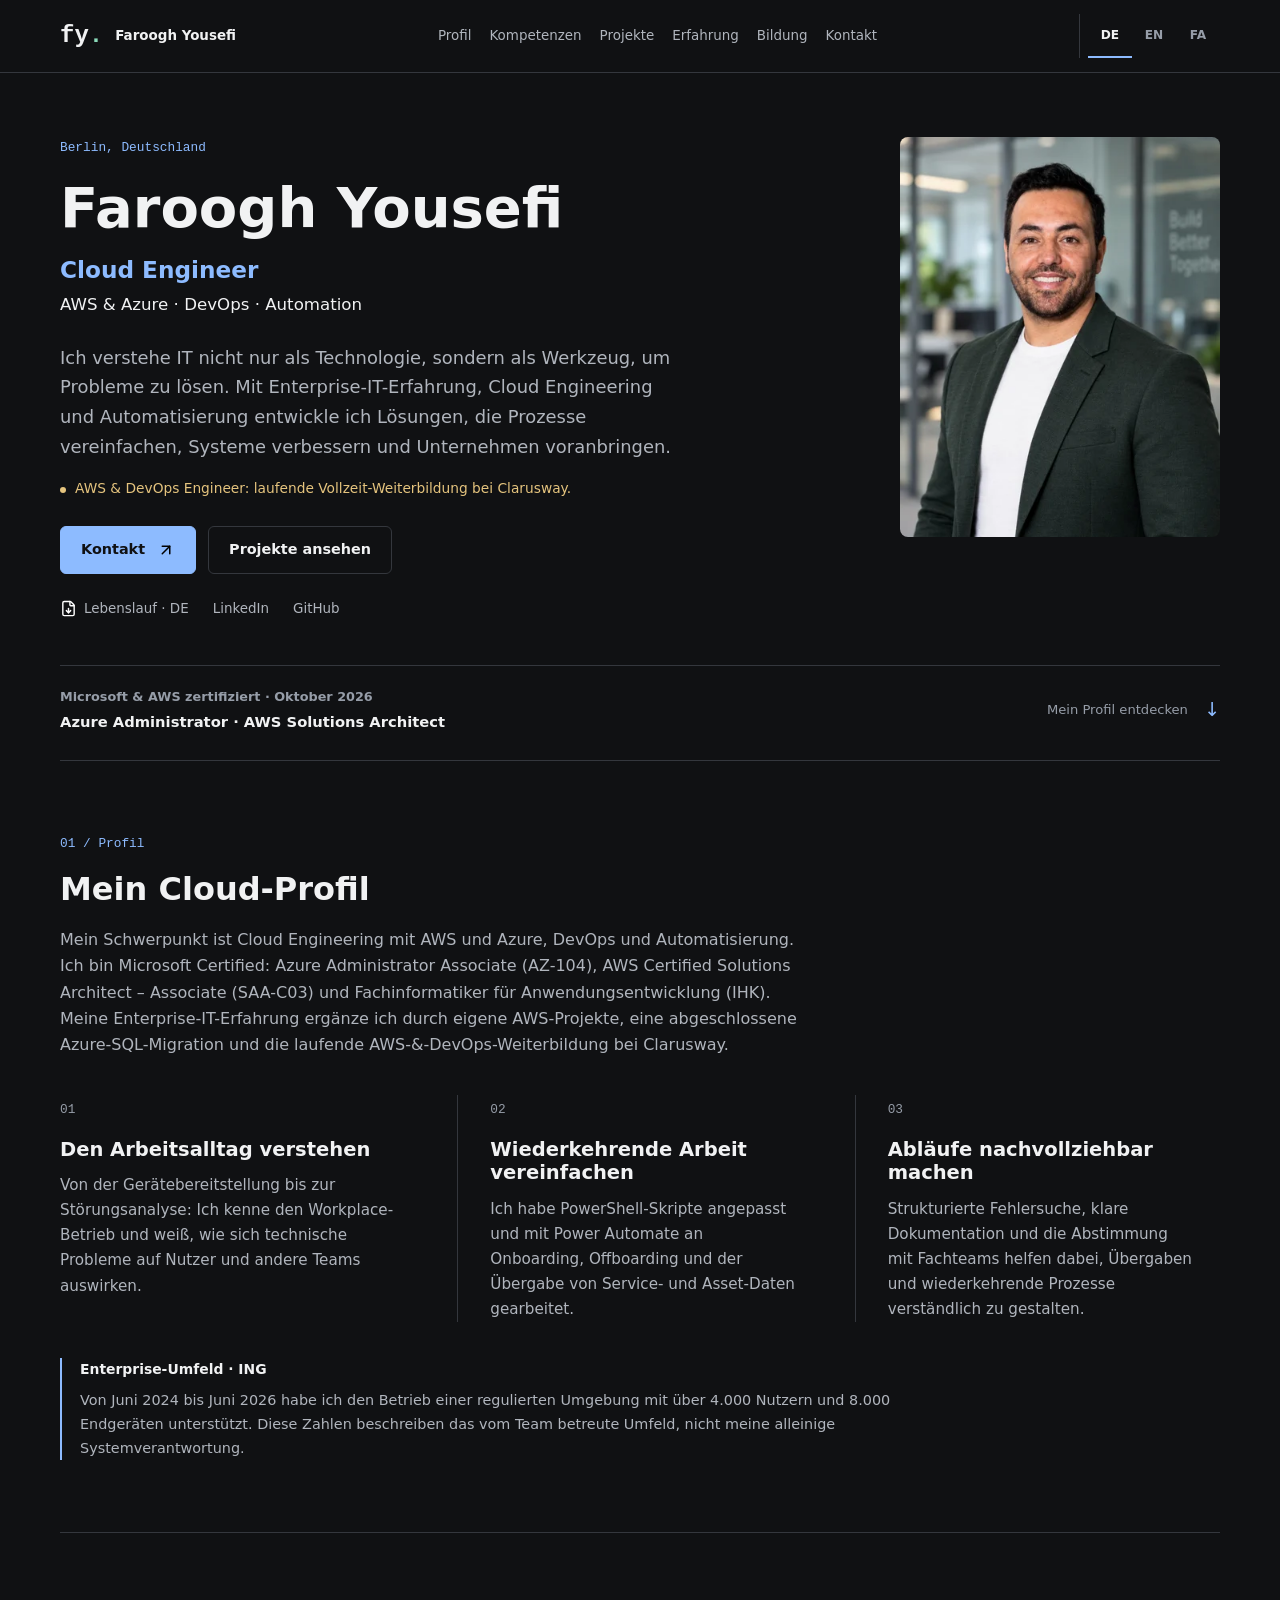
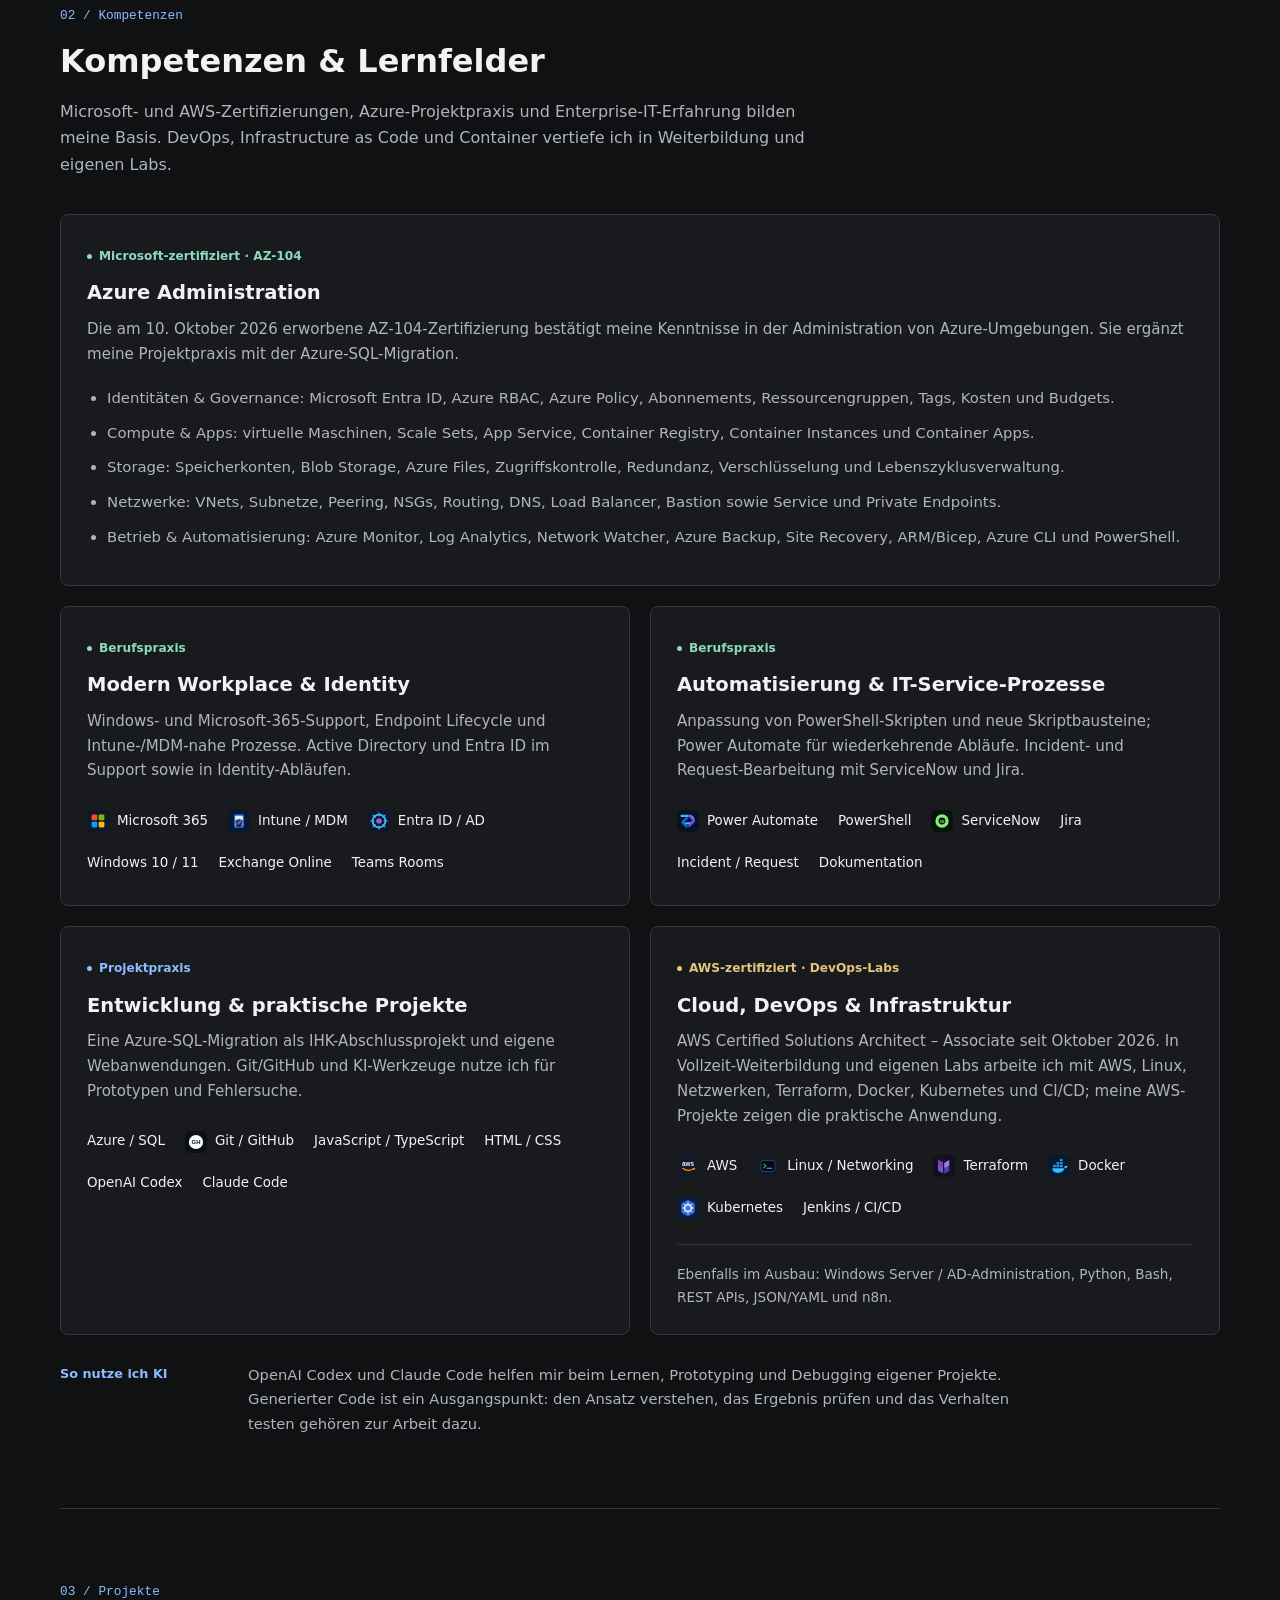
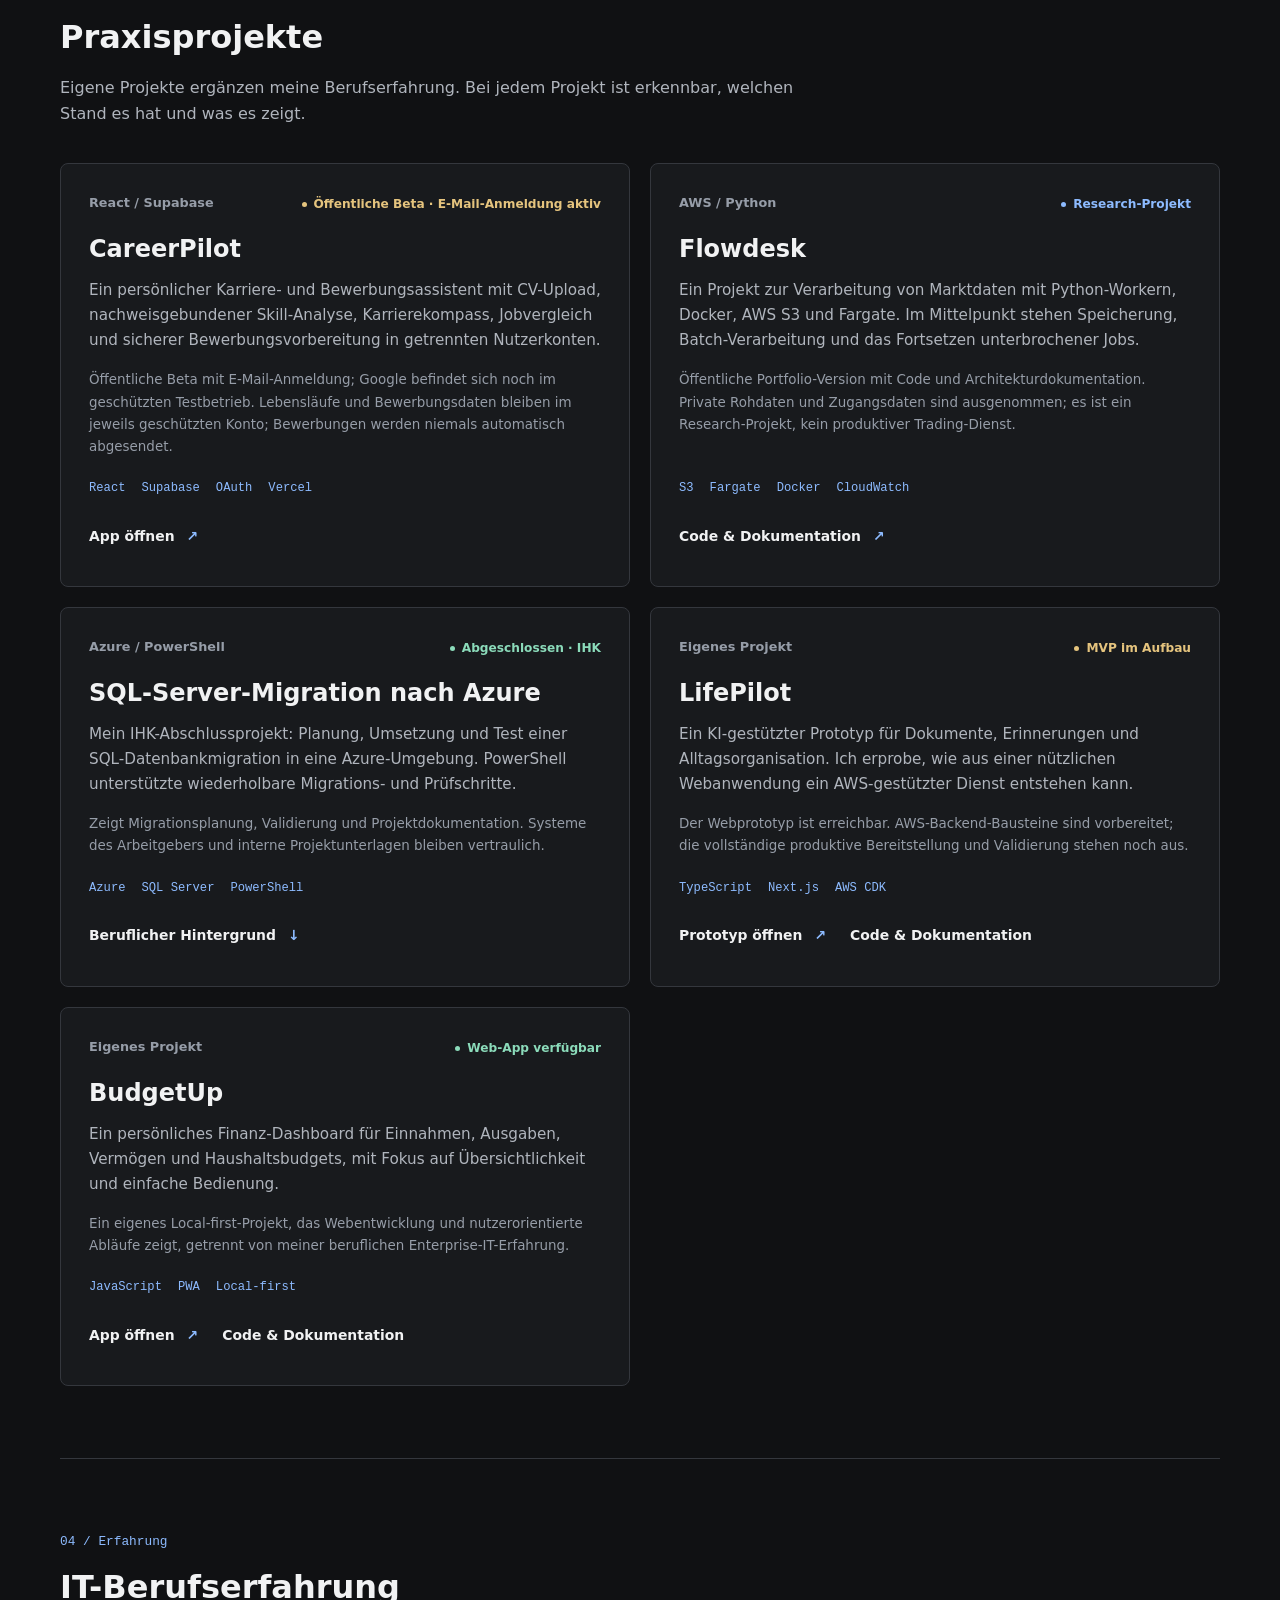
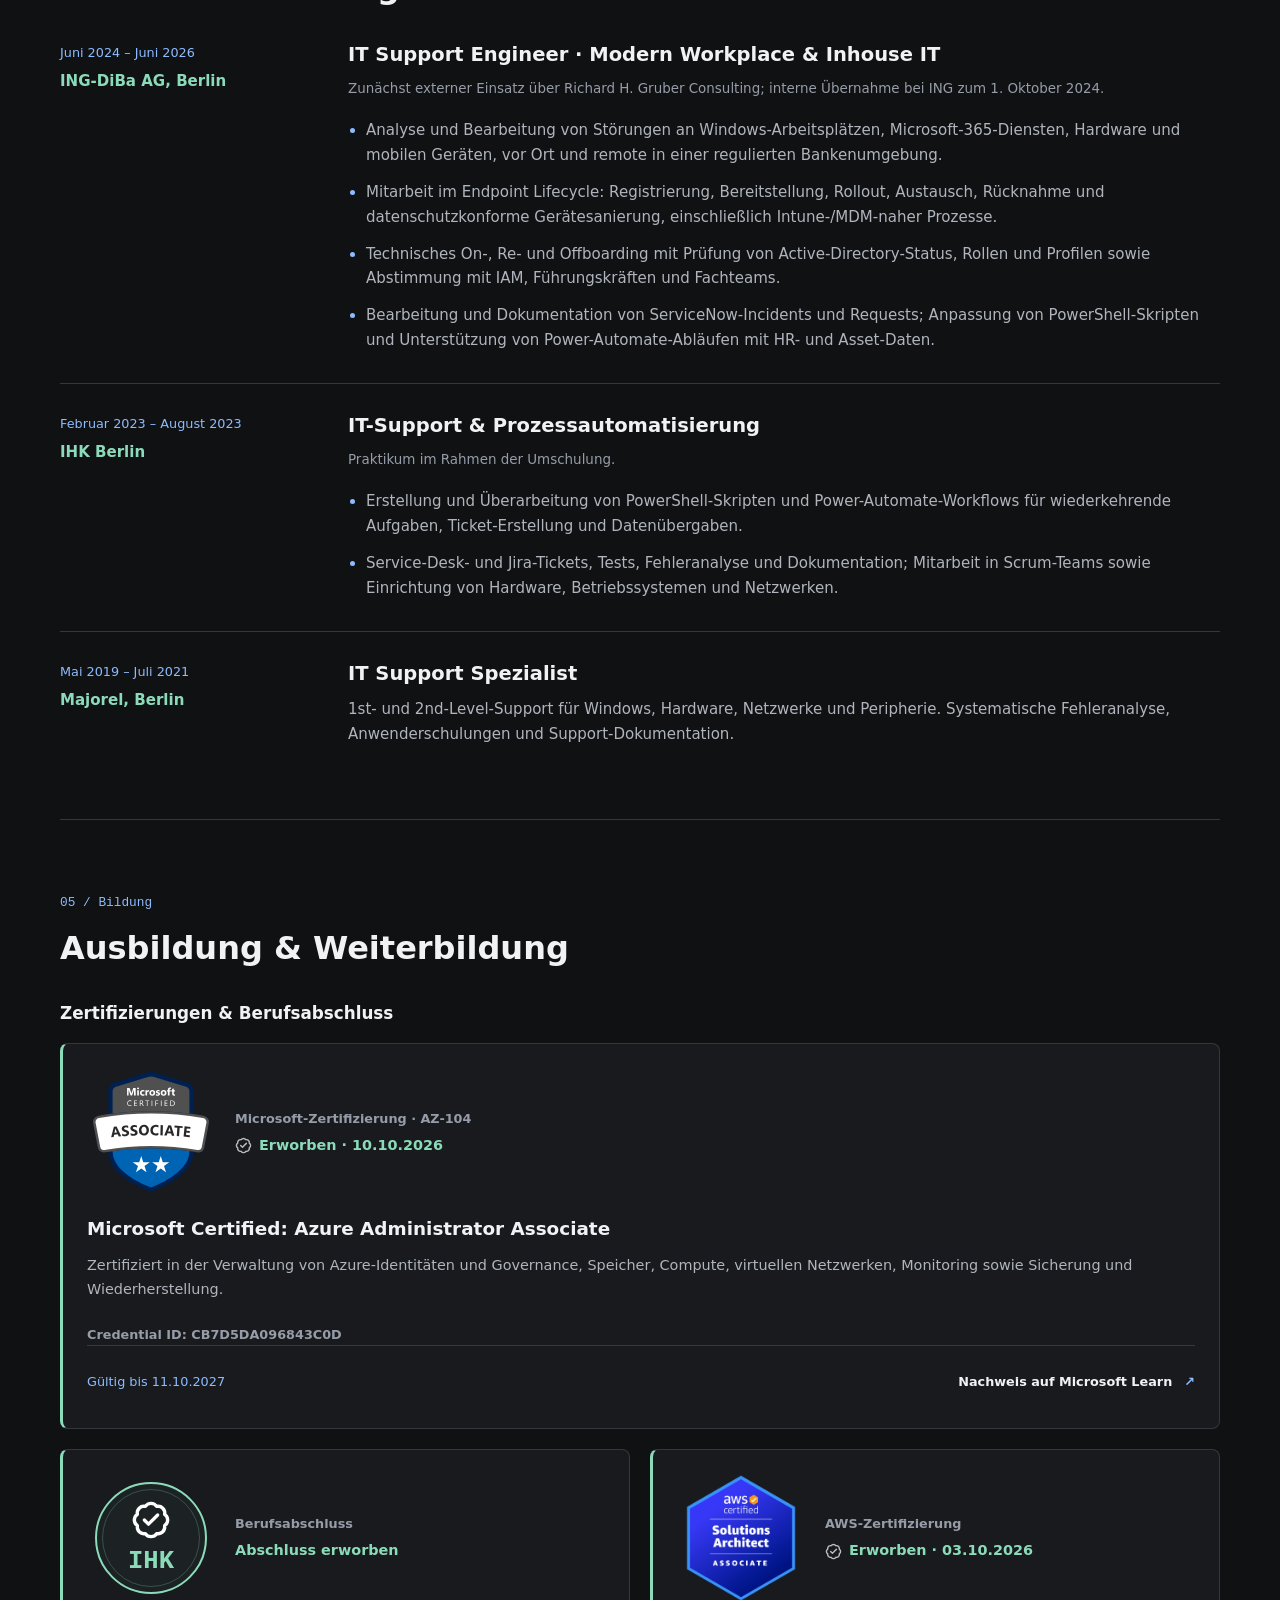
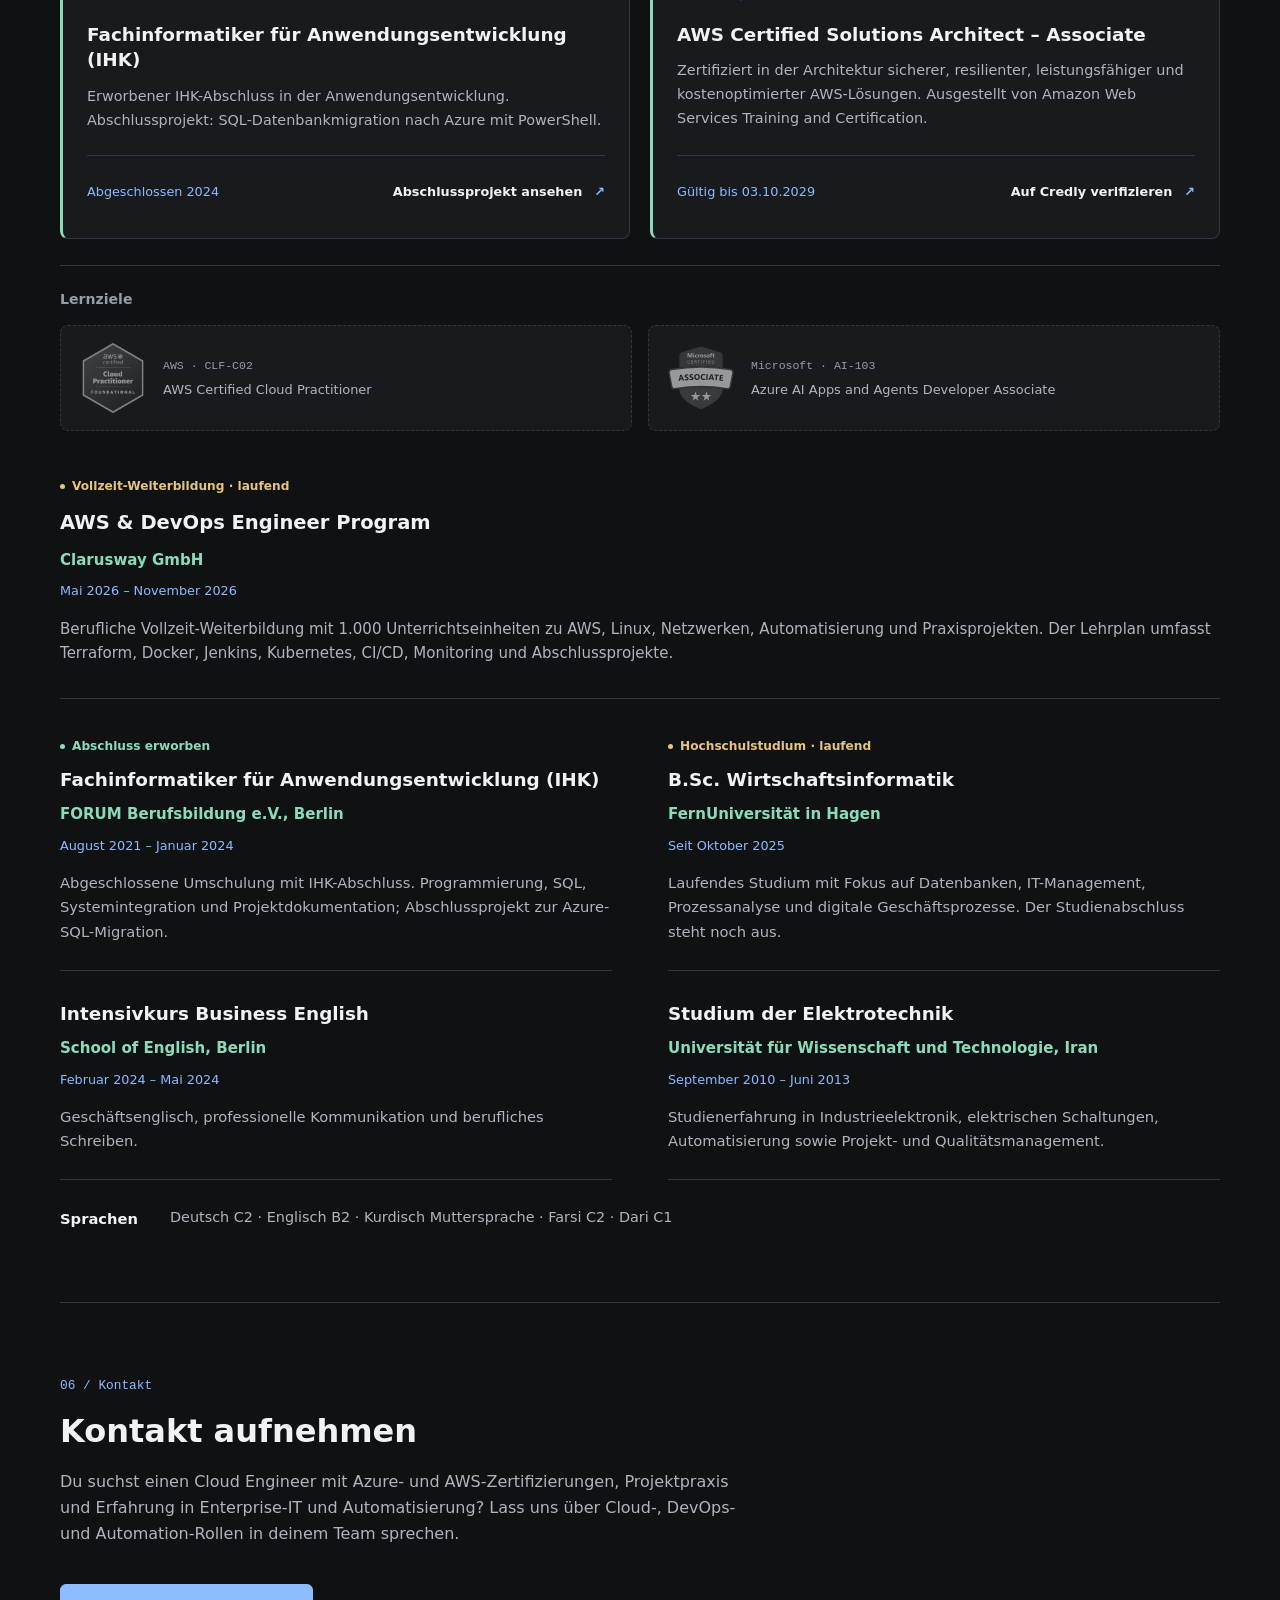
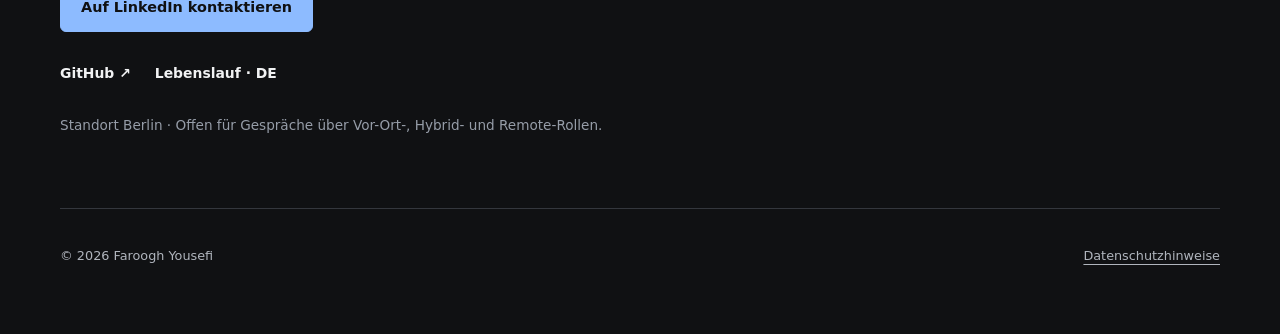
<file: de/index.html>
<!DOCTYPE html>
<html lang="de" dir="ltr">
<head>
  <meta charset="UTF-8" />
  <meta name="viewport" content="width=device-width, initial-scale=1.0" />
  <title>Faroogh Yousefi | Cloud Engineer · AWS &amp; Azure · DevOps</title>
  <meta name="description" content="Faroogh Yousefi, Cloud Engineer in Berlin, Microsoft Certified Azure Administrator Associate und AWS Certified Solutions Architect Associate. Azure, AWS, DevOps und Automation mit Enterprise-IT- und Projektpraxis." />
  <meta name="robots" content="index, follow, max-image-preview:large" />
  <link rel="canonical" href="https://www.farooghyousefi.com/de/" />
  <link rel="alternate" hreflang="en" href="https://www.farooghyousefi.com/" />
  <link rel="alternate" hreflang="de" href="https://www.farooghyousefi.com/de/" />
  <link rel="alternate" hreflang="fa" href="https://www.farooghyousefi.com/fa/" />
  <link rel="alternate" hreflang="x-default" href="https://www.farooghyousefi.com/" />
  <meta name="theme-color" content="#101113" />
  <meta name="color-scheme" content="dark" />
  <link rel="icon" href="../assets/favicon.svg" type="image/svg+xml" />
  <link rel="apple-touch-icon" href="../assets/apple-touch-icon.png" />
  <meta property="og:type" content="profile" />
  <meta property="og:site_name" content="Faroogh Yousefi" />
  <meta property="og:url" content="https://www.farooghyousefi.com/de/" />
  <meta property="og:locale" content="de_DE" />
  <meta property="og:title" content="Faroogh Yousefi | Cloud Engineer · AWS &amp; Azure · DevOps" />
  <meta property="og:description" content="Faroogh Yousefi, Cloud Engineer in Berlin, Microsoft Certified Azure Administrator Associate und AWS Certified Solutions Architect Associate. Azure, AWS, DevOps und Automation mit Enterprise-IT- und Projektpraxis." />
  <meta property="og:image" content="https://www.farooghyousefi.com/assets/faroogh-yousefi-sep-2026-800.webp" />
  <meta property="og:image:width" content="800" />
  <meta property="og:image:height" content="1000" />
  <meta property="og:image:alt" content="Faroogh Yousefi, Cloud Engineer für AWS und Azure in Berlin" />
  <meta property="profile:first_name" content="Faroogh" />
  <meta property="profile:last_name" content="Yousefi" />
  <meta name="twitter:card" content="summary" />
  <meta name="twitter:title" content="Faroogh Yousefi | Cloud Engineer · AWS &amp; Azure · DevOps" />
  <meta name="twitter:description" content="Faroogh Yousefi, Cloud Engineer in Berlin, Microsoft Certified Azure Administrator Associate und AWS Certified Solutions Architect Associate. Azure, AWS, DevOps und Automation mit Enterprise-IT- und Projektpraxis." />
  <meta name="twitter:image" content="https://www.farooghyousefi.com/assets/faroogh-yousefi-sep-2026-800.webp" />
  <link rel="preload" as="image" href="../assets/faroogh-yousefi-sep-2026-400.webp" imagesrcset="../assets/faroogh-yousefi-sep-2026-400.webp 400w, ../assets/faroogh-yousefi-sep-2026-800.webp 800w" imagesizes="(max-width: 360px) 88px, (max-width: 680px) 120px, (max-width: 850px) 240px, (max-width: 1100px) 280px, 320px" />
  <link rel="stylesheet" href="../styles.css?v=ec9b9d5310ef" />
  <script type="application/ld+json">{"@context":"https://schema.org","@type":"Person","@id":"https://www.farooghyousefi.com/#person","name":"Faroogh Yousefi","alternateName":["FarooghYousefi","Faruk Yousefi","فاروق یوسفی"],"url":"https://www.farooghyousefi.com/","image":"https://www.farooghyousefi.com/assets/faroogh-yousefi-sep-2026-800.webp","jobTitle":"Cloud Engineer | AWS & Azure | DevOps & Automation","description":"Faroogh Yousefi, Berlin-based Cloud Engineer, Microsoft Certified Azure Administrator Associate and AWS Certified Solutions Architect Associate. Azure, AWS, DevOps and automation with enterprise IT and project experience.","homeLocation":{"@type":"Place","name":"Berlin, Germany"},"knowsLanguage":["de","en","fa","ku","prs"],"knowsAbout":["Amazon Web Services","Microsoft Azure","Azure Administration","Microsoft Entra ID","Azure Networking","Azure Monitor","Azure Backup","Bicep","Cloud Architecture","DevOps","Terraform","Docker","Linux","Microsoft 365","Power Automate","PowerShell"],"hasCredential":[{"@type":"EducationalOccupationalCredential","name":"Microsoft Certified: Azure Administrator Associate","credentialCategory":"Certification","identifier":"CB7D5DA096843C0D","dateCreated":"2026-10-10","expires":"2027-10-11","url":"https://learn.microsoft.com/de-de/users/farooghyousefi-8393/credentials/certification/azure-administrator?tab=credentials-tab"},{"@type":"EducationalOccupationalCredential","name":"AWS Certified Solutions Architect – Associate","credentialCategory":"Certification","url":"https://www.credly.com/badges/5a12bdb6-9ff6-47e6-ba10-af309c26da79"},{"@type":"EducationalOccupationalCredential","name":"Fachinformatiker für Anwendungsentwicklung (IHK)","credentialCategory":"Vocational qualification"}],"alumniOf":{"@type":"EducationalOrganization","name":"FORUM Berufsbildung e.V., Berlin"},"sameAs":["https://www.linkedin.com/in/farooghyousefi/","https://github.com/farooghyousefi","https://www.credly.com/users/faroogh-yousefi"]}</script>
  <script type="application/ld+json">{"@context":"https://schema.org","@type":"WebSite","@id":"https://www.farooghyousefi.com/#website","name":"Faroogh Yousefi","alternateName":"farooghyousefi.com","url":"https://www.farooghyousefi.com/","publisher":{"@id":"https://www.farooghyousefi.com/#person"}}</script>
</head>
<body>
  <a class="skip-link" href="#main-content" data-i18n="ui.skip">Zum Inhalt springen</a>
  <header class="site-header">
    <div class="header-inner section-shell">
      <a class="brand" href="#top" aria-label="Faroogh Yousefi"><span class="brand-mark" aria-hidden="true">fy<span>.</span></span><span class="brand-name">Faroogh Yousefi</span></a>
      <nav class="desktop-nav" aria-label="Hauptnavigation" data-i18n-aria-label="ui.navigation">
        <a href="#about" data-i18n="nav.about">Profil</a>
        <a href="#skills" data-i18n="nav.skills">Kompetenzen</a>
        <a href="#projects" data-i18n="nav.projects">Projekte</a>
        <a href="#experience" data-i18n="nav.experience">Erfahrung</a>
        <a href="#training" data-i18n="nav.training">Bildung</a>
        <a href="#contact" data-i18n="nav.contact">Kontakt</a>
      </nav>
      <div class="header-actions">
        <nav class="language-switcher" aria-label="Sprache wählen" data-i18n-aria-label="ui.language">
          <a href="../de/index.html" data-lang="de" class="is-active" aria-current="true" lang="de" hreflang="de" aria-label="Deutsch">DE</a>
          <a href="../index.html" data-lang="en" lang="en" hreflang="en" aria-label="English">EN</a>
          <a href="../fa/index.html" data-lang="fa" lang="fa" hreflang="fa" aria-label="فارسی">FA</a>
        </nav>
        <details class="mobile-menu">
          <summary aria-label="Navigation öffnen" data-i18n-aria-label="ui.menu"><img src="../assets/icons/menu.svg" width="22" height="22" alt="" /></summary>
          <nav aria-label="Hauptnavigation" data-i18n-aria-label="ui.navigation">
            <a href="#about" data-i18n="nav.about">Profil</a>
            <a href="#skills" data-i18n="nav.skills">Kompetenzen</a>
            <a href="#projects" data-i18n="nav.projects">Projekte</a>
            <a href="#experience" data-i18n="nav.experience">Erfahrung</a>
            <a href="#training" data-i18n="nav.training">Bildung</a>
            <a href="#contact" data-i18n="nav.contact">Kontakt</a>
          </nav>
        </details>
      </div>
    </div>
  </header>
  <main id="main-content" tabindex="-1">
    <section class="hero section-shell" id="top" aria-labelledby="hero-title">
      <div class="hero-identity">
        <p class="eyebrow" data-i18n="hero.location">Berlin, Deutschland</p>
        <h1 id="hero-title" data-i18n="hero.name">Faroogh Yousefi</h1>
        <p class="hero-role" data-i18n="hero.role">Cloud Engineer</p>
        <p class="hero-specialisms" data-i18n="hero.specialisms">AWS &amp; Azure · DevOps · Automation</p>
      </div>
      <figure class="portrait">
        <img src="../assets/faroogh-yousefi-sep-2026-400.webp" srcset="../assets/faroogh-yousefi-sep-2026-400.webp 400w, ../assets/faroogh-yousefi-sep-2026-800.webp 800w" sizes="(max-width: 360px) 88px, (max-width: 680px) 120px, (max-width: 850px) 240px, (max-width: 1100px) 280px, 320px" width="400" height="500" fetchpriority="high" alt="Faroogh Yousefi, Cloud Engineer für AWS und Azure in Berlin" data-i18n-alt="photo.alt" />
      </figure>
      <div class="hero-detail">
        <p class="hero-description" data-i18n="hero.description">Ich verstehe IT nicht nur als Technologie, sondern als Werkzeug, um Probleme zu lösen. Mit Enterprise-IT-Erfahrung, Cloud Engineering und Automatisierung entwickle ich Lösungen, die Prozesse vereinfachen, Systeme verbessern und Unternehmen voranbringen.</p>
        <p class="hero-learning"><span class="learning-dot" aria-hidden="true"></span><span data-i18n="hero.learning">AWS &amp; DevOps Engineer: laufende Vollzeit-Weiterbildung bei Clarusway.</span></p>
        <div class="hero-actions">
          <a class="button primary" href="#contact"><span data-i18n="hero.contact">Kontakt</span><img src="../assets/icons/arrow-up-right.svg" width="18" height="18" alt="" /></a>
          <a class="button secondary" href="#projects" data-i18n="hero.projects">Projekte ansehen</a>
        </div>
        <div class="hero-links">
          <a href="../assets/Faroogh-Yousefi-CV.pdf" data-cv-link target="_blank" rel="noopener noreferrer"><img src="../assets/icons/file-down.svg" width="17" height="17" alt="" /><span data-i18n="hero.cv">Lebenslauf · DE</span></a>
          <a href="https://www.linkedin.com/in/farooghyousefi/" target="_blank" rel="noopener noreferrer">LinkedIn</a>
          <a href="https://github.com/farooghyousefi" target="_blank" rel="noopener noreferrer">GitHub</a>
        </div>
      </div>
      <div class="hero-foundation">
        <span class="qualification"><span class="small-label" data-i18n="hero.qualificationLabel">Microsoft &amp; AWS zertifiziert · Oktober 2026</span><strong data-i18n="hero.qualification">Azure Administrator · AWS Solutions Architect</strong></span>
        <a class="section-cue" href="#about" aria-label="Mein Profil entdecken" data-i18n-aria-label="hero.more"><span data-i18n="hero.more">Mein Profil entdecken</span><span aria-hidden="true">↓</span></a>
      </div>
    </section>

    <section class="section-shell content-section" id="about" aria-labelledby="about-title">
      <div class="section-heading"><p class="eyebrow">01 / <span data-i18n="nav.about">Profil</span></p><h2 id="about-title" data-i18n="about.title">Mein Cloud-Profil</h2><p class="section-intro" data-i18n="about.intro">Mein Schwerpunkt ist Cloud Engineering mit AWS und Azure, DevOps und Automatisierung. Ich bin Microsoft Certified: Azure Administrator Associate (AZ-104), AWS Certified Solutions Architect – Associate (SAA-C03) und Fachinformatiker für Anwendungsentwicklung (IHK). Meine Enterprise-IT-Erfahrung ergänze ich durch eigene AWS-Projekte, eine abgeschlossene Azure-SQL-Migration und die laufende AWS-&amp;-DevOps-Weiterbildung bei Clarusway.</p></div>
      <div class="value-grid">
        <article><span class="value-number" aria-hidden="true">01</span><h3 data-i18n="value.operations.title">Den Arbeitsalltag verstehen</h3><p data-i18n="value.operations.text">Von der Gerätebereitstellung bis zur Störungsanalyse: Ich kenne den Workplace-Betrieb und weiß, wie sich technische Probleme auf Nutzer und andere Teams auswirken.</p></article>
        <article><span class="value-number" aria-hidden="true">02</span><h3 data-i18n="value.automation.title">Wiederkehrende Arbeit vereinfachen</h3><p data-i18n="value.automation.text">Ich habe PowerShell-Skripte angepasst und mit Power Automate an Onboarding, Offboarding und der Übergabe von Service- und Asset-Daten gearbeitet.</p></article>
        <article><span class="value-number" aria-hidden="true">03</span><h3 data-i18n="value.clarity.title">Abläufe nachvollziehbar machen</h3><p data-i18n="value.clarity.text">Strukturierte Fehlersuche, klare Dokumentation und die Abstimmung mit Fachteams helfen dabei, Übergaben und wiederkehrende Prozesse verständlich zu gestalten.</p></article>
      </div>
      <div class="context-note"><strong data-i18n="about.contextLabel">Enterprise-Umfeld · ING</strong><p data-i18n="about.context">Von Juni 2024 bis Juni 2026 habe ich den Betrieb einer regulierten Umgebung mit über 4.000 Nutzern und 8.000 Endgeräten unterstützt. Diese Zahlen beschreiben das vom Team betreute Umfeld, nicht meine alleinige Systemverantwortung.</p></div>
    </section>

    <section class="section-shell content-section" id="skills" aria-labelledby="skills-title">
      <div class="section-heading"><p class="eyebrow">02 / <span data-i18n="nav.skills">Kompetenzen</span></p><h2 id="skills-title" data-i18n="skills.title">Kompetenzen &amp; Lernfelder</h2><p class="section-intro" data-i18n="skills.intro">Microsoft- und AWS-Zertifizierungen, Azure-Projektpraxis und Enterprise-IT-Erfahrung bilden meine Basis. DevOps, Infrastructure as Code und Container vertiefe ich in Weiterbildung und eigenen Labs.</p></div>
      <div class="skills-grid">
        <article class="skill-group azure-administration"><span class="status-label established" data-i18n="skills.azure.status">Microsoft-zertifiziert · AZ-104</span><h3 data-i18n="skills.azure.title">Azure Administration</h3><p data-i18n="skills.azure.text">Die am 10. Oktober 2026 erworbene AZ-104-Zertifizierung bestätigt meine Kenntnisse in der Administration von Azure-Umgebungen. Sie ergänzt meine Projektpraxis mit der Azure-SQL-Migration.</p><ul class="azure-skills-list">
          <li data-i18n="skills.azure.identity">Identitäten &amp; Governance: Microsoft Entra ID, Azure RBAC, Azure Policy, Abonnements, Ressourcengruppen, Tags, Kosten und Budgets.</li>
          <li data-i18n="skills.azure.compute">Compute &amp; Apps: virtuelle Maschinen, Scale Sets, App Service, Container Registry, Container Instances und Container Apps.</li>
          <li data-i18n="skills.azure.storage">Storage: Speicherkonten, Blob Storage, Azure Files, Zugriffskontrolle, Redundanz, Verschlüsselung und Lebenszyklusverwaltung.</li>
          <li data-i18n="skills.azure.network">Netzwerke: VNets, Subnetze, Peering, NSGs, Routing, DNS, Load Balancer, Bastion sowie Service und Private Endpoints.</li>
          <li data-i18n="skills.azure.operations">Betrieb &amp; Automatisierung: Azure Monitor, Log Analytics, Network Watcher, Azure Backup, Site Recovery, ARM/Bicep, Azure CLI und PowerShell.</li>
        </ul></article>
        <article class="skill-group professional"><span class="status-label established" data-i18n="skills.professional">Berufspraxis</span><h3 data-i18n="skills.workplace.title">Modern Workplace &amp; Identity</h3><p data-i18n="skills.workplace.text">Windows- und Microsoft-365-Support, Endpoint Lifecycle und Intune-/MDM-nahe Prozesse. Active Directory und Entra ID im Support sowie in Identity-Abläufen.</p><ul class="tech-list">
          <li><img src="../assets/icons/microsoft-365.svg" width="24" height="24" alt="" loading="lazy" />Microsoft 365</li><li><img src="../assets/icons/intune.svg" width="24" height="24" alt="" loading="lazy" />Intune / MDM</li><li><img src="../assets/icons/entra-id.svg" width="24" height="24" alt="" loading="lazy" />Entra ID / AD</li><li>Windows 10 / 11</li><li>Exchange Online</li><li>Teams Rooms</li>
        </ul></article>
        <article class="skill-group professional"><span class="status-label established" data-i18n="skills.professional">Berufspraxis</span><h3 data-i18n="skills.automation.title">Automatisierung &amp; IT-Service-Prozesse</h3><p data-i18n="skills.automation.text">Anpassung von PowerShell-Skripten und neue Skriptbausteine; Power Automate für wiederkehrende Abläufe. Incident- und Request-Bearbeitung mit ServiceNow und Jira.</p><ul class="tech-list">
          <li><img src="../assets/icons/power-automate.svg" width="24" height="24" alt="" loading="lazy" />Power Automate</li><li>PowerShell</li><li><img src="../assets/icons/servicenow.svg" width="24" height="24" alt="" loading="lazy" />ServiceNow</li><li>Jira</li><li>Incident / Request</li><li data-i18n="skills.documentation">Dokumentation</li>
        </ul></article>
        <article class="skill-group project-practice"><span class="status-label practiced" data-i18n="skills.projectPractice">Projektpraxis</span><h3 data-i18n="skills.projects.title">Entwicklung &amp; praktische Projekte</h3><p data-i18n="skills.projects.text">Eine Azure-SQL-Migration als IHK-Abschlussprojekt und eigene Webanwendungen. Git/GitHub und KI-Werkzeuge nutze ich für Prototypen und Fehlersuche.</p><ul class="tech-list">
          <li>Azure / SQL</li><li><img src="../assets/icons/github.svg" width="24" height="24" alt="" loading="lazy" />Git / GitHub</li><li>JavaScript / TypeScript</li><li>HTML / CSS</li><li>OpenAI Codex</li><li>Claude Code</li>
        </ul></article>
        <article class="skill-group learning"><span class="status-label developing" data-i18n="skills.learning">AWS-zertifiziert · DevOps-Labs</span><h3 data-i18n="skills.cloud.title">Cloud, DevOps &amp; Infrastruktur</h3><p data-i18n="skills.cloud.text">AWS Certified Solutions Architect – Associate seit Oktober 2026. In Vollzeit-Weiterbildung und eigenen Labs arbeite ich mit AWS, Linux, Netzwerken, Terraform, Docker, Kubernetes und CI/CD; meine AWS-Projekte zeigen die praktische Anwendung.</p><ul class="tech-list">
          <li><img src="../assets/icons/aws.svg" width="24" height="24" alt="" loading="lazy" />AWS</li><li><img src="../assets/icons/linux.svg" width="24" height="24" alt="" loading="lazy" />Linux / Networking</li><li><img src="../assets/icons/terraform.svg" width="24" height="24" alt="" loading="lazy" />Terraform</li><li><img src="../assets/icons/docker.svg" width="24" height="24" alt="" loading="lazy" />Docker</li><li><img src="../assets/icons/kubernetes.svg" width="24" height="24" alt="" loading="lazy" />Kubernetes</li><li>Jenkins / CI/CD</li>
        </ul><p class="skill-scope" data-i18n="skills.cloud.additional">Ebenfalls im Ausbau: Windows Server / AD-Administration, Python, Bash, REST APIs, JSON/YAML und n8n.</p></article>
      </div>
      <div class="ai-note"><span class="small-label" data-i18n="ai.label">So nutze ich KI</span><p data-i18n="ai.text">OpenAI Codex und Claude Code helfen mir beim Lernen, Prototyping und Debugging eigener Projekte. Generierter Code ist ein Ausgangspunkt: den Ansatz verstehen, das Ergebnis prüfen und das Verhalten testen gehören zur Arbeit dazu.</p></div>
    </section>

    <section class="section-shell content-section" id="projects" aria-labelledby="projects-title">
      <div class="section-heading"><p class="eyebrow">03 / <span data-i18n="nav.projects">Projekte</span></p><h2 id="projects-title" data-i18n="projects.title">Praxisprojekte</h2><p class="section-intro" data-i18n="projects.intro">Eigene Projekte ergänzen meine Berufserfahrung. Bei jedem Projekt ist erkennbar, welchen Stand es hat und was es zeigt.</p></div>
      <div class="project-grid">
        <article class="project-card"><div class="project-head"><span class="small-label">React / Supabase</span><span class="status-label developing" data-i18n="projects.careerpilot.status">Öffentliche Beta · E-Mail-Anmeldung aktiv</span></div><h3>CareerPilot</h3><p data-i18n="projects.careerpilot.text">Ein persönlicher Karriere- und Bewerbungsassistent mit CV-Upload, nachweisgebundener Skill-Analyse, Karrierekompass, Jobvergleich und sicherer Bewerbungsvorbereitung in getrennten Nutzerkonten.</p><p class="project-evidence" data-i18n="projects.careerpilot.evidence">Öffentliche Beta mit E-Mail-Anmeldung; Google befindet sich noch im geschützten Testbetrieb. Lebensläufe und Bewerbungsdaten bleiben im jeweils geschützten Konto; Bewerbungen werden niemals automatisch abgesendet.</p><ul class="project-tags"><li>React</li><li>Supabase</li><li>OAuth</li><li>Vercel</li></ul><div class="project-links"><a class="text-link" href="https://careerpilot-staging.vercel.app/" target="_blank" rel="noopener noreferrer"><span data-i18n="projects.open">App öffnen</span><span aria-hidden="true">↗</span></a></div></article>
        <article class="project-card"><div class="project-head"><span class="small-label">AWS / Python</span><span class="status-label practiced" data-i18n="projects.flowdesk.status">Research-Projekt</span></div><h3>Flowdesk</h3><p data-i18n="projects.flowdesk.text">Ein Projekt zur Verarbeitung von Marktdaten mit Python-Workern, Docker, AWS S3 und Fargate. Im Mittelpunkt stehen Speicherung, Batch-Verarbeitung und das Fortsetzen unterbrochener Jobs.</p><p class="project-evidence" data-i18n="projects.flowdesk.evidence">Öffentliche Portfolio-Version mit Code und Architekturdokumentation. Private Rohdaten und Zugangsdaten sind ausgenommen; es ist ein Research-Projekt, kein produktiver Trading-Dienst.</p><ul class="project-tags"><li>S3</li><li>Fargate</li><li>Docker</li><li>CloudWatch</li></ul><a class="text-link" href="https://github.com/farooghyousefi/flowdesk-aws-portfolio" target="_blank" rel="noopener noreferrer"><span data-i18n="projects.code">Code &amp; Dokumentation</span><span aria-hidden="true">↗</span></a></article>
        <article class="project-card" id="project-azure"><div class="project-head"><span class="small-label">Azure / PowerShell</span><span class="status-label established" data-i18n="projects.azure.status">Abgeschlossen · IHK</span></div><h3 data-i18n="projects.azure.title">SQL-Server-Migration nach Azure</h3><p data-i18n="projects.azure.text">Mein IHK-Abschlussprojekt: Planung, Umsetzung und Test einer SQL-Datenbankmigration in eine Azure-Umgebung. PowerShell unterstützte wiederholbare Migrations- und Prüfschritte.</p><p class="project-evidence" data-i18n="projects.azure.evidence">Zeigt Migrationsplanung, Validierung und Projektdokumentation. Systeme des Arbeitgebers und interne Projektunterlagen bleiben vertraulich.</p><ul class="project-tags"><li>Azure</li><li>SQL Server</li><li>PowerShell</li></ul><a class="text-link" href="#experience"><span data-i18n="projects.background">Beruflicher Hintergrund</span><span aria-hidden="true">↓</span></a></article>
        <article class="project-card"><div class="project-head"><span class="small-label" data-i18n="projects.personal">Eigenes Projekt</span><span class="status-label developing" data-i18n="projects.lifepilot.status">MVP im Aufbau</span></div><h3>LifePilot</h3><p data-i18n="projects.lifepilot.text">Ein KI-gestützter Prototyp für Dokumente, Erinnerungen und Alltagsorganisation. Ich erprobe, wie aus einer nützlichen Webanwendung ein AWS-gestützter Dienst entstehen kann.</p><p class="project-evidence" data-i18n="projects.lifepilot.evidence">Der Webprototyp ist erreichbar. AWS-Backend-Bausteine sind vorbereitet; die vollständige produktive Bereitstellung und Validierung stehen noch aus.</p><ul class="project-tags"><li>TypeScript</li><li>Next.js</li><li>AWS CDK</li></ul><div class="project-links"><a class="text-link" href="https://lifepilot.farooghyousefi.com/" target="_blank" rel="noopener noreferrer"><span data-i18n="projects.preview">Prototyp öffnen</span><span aria-hidden="true">↗</span></a><a class="text-link" href="https://github.com/farooghyousefi/lifepilot" target="_blank" rel="noopener noreferrer" data-i18n="projects.code">Code &amp; Dokumentation</a></div></article>
        <article class="project-card"><div class="project-head"><span class="small-label" data-i18n="projects.personal">Eigenes Projekt</span><span class="status-label established" data-i18n="projects.budget.status">Web-App verfügbar</span></div><h3>BudgetUp</h3><p data-i18n="projects.budget.text">Ein persönliches Finanz-Dashboard für Einnahmen, Ausgaben, Vermögen und Haushaltsbudgets, mit Fokus auf Übersichtlichkeit und einfache Bedienung.</p><p class="project-evidence" data-i18n="projects.budget.evidence">Ein eigenes Local-first-Projekt, das Webentwicklung und nutzerorientierte Abläufe zeigt, getrennt von meiner beruflichen Enterprise-IT-Erfahrung.</p><ul class="project-tags"><li>JavaScript</li><li>PWA</li><li>Local-first</li></ul><div class="project-links"><a class="text-link" href="https://budget.farooghyousefi.com/" target="_blank" rel="noopener noreferrer"><span data-i18n="projects.open">App öffnen</span><span aria-hidden="true">↗</span></a><a class="text-link" href="https://github.com/farooghyousefi/budget-app" target="_blank" rel="noopener noreferrer" data-i18n="projects.code">Code &amp; Dokumentation</a></div></article>
      </div>
    </section>

    <section class="section-shell content-section" id="experience" aria-labelledby="experience-title">
      <div class="section-heading"><p class="eyebrow">04 / <span data-i18n="nav.experience">Erfahrung</span></p><h2 id="experience-title" data-i18n="experience.title">IT-Berufserfahrung</h2></div>
      <div class="timeline">
        <article class="timeline-entry"><div class="timeline-meta"><p class="date" data-i18n="experience.ing.date">Juni 2024 – Juni 2026</p><p class="company">ING-DiBa AG, Berlin</p></div><div class="timeline-content"><h3 data-i18n="experience.ing.title">IT Support Engineer · Modern Workplace &amp; Inhouse IT</h3><p class="role-context" data-i18n="experience.ing.context">Zunächst externer Einsatz über Richard H. Gruber Consulting; interne Übernahme bei ING zum 1. Oktober 2024.</p><ul class="detail-list"><li data-i18n="experience.ing.p1">Analyse und Bearbeitung von Störungen an Windows-Arbeitsplätzen, Microsoft-365-Diensten, Hardware und mobilen Geräten, vor Ort und remote in einer regulierten Bankenumgebung.</li><li data-i18n="experience.ing.p2">Mitarbeit im Endpoint Lifecycle: Registrierung, Bereitstellung, Rollout, Austausch, Rücknahme und datenschutzkonforme Gerätesanierung, einschließlich Intune-/MDM-naher Prozesse.</li><li data-i18n="experience.ing.p3">Technisches On-, Re- und Offboarding mit Prüfung von Active-Directory-Status, Rollen und Profilen sowie Abstimmung mit IAM, Führungskräften und Fachteams.</li><li data-i18n="experience.ing.p4">Bearbeitung und Dokumentation von ServiceNow-Incidents und Requests; Anpassung von PowerShell-Skripten und Unterstützung von Power-Automate-Abläufen mit HR- und Asset-Daten.</li></ul></div></article>
        <article class="timeline-entry"><div class="timeline-meta"><p class="date" data-i18n="experience.ihk.date">Februar 2023 – August 2023</p><p class="company">IHK Berlin</p></div><div class="timeline-content"><h3 data-i18n="experience.ihk.title">IT-Support &amp; Prozessautomatisierung</h3><p class="role-context" data-i18n="experience.ihk.context">Praktikum im Rahmen der Umschulung.</p><ul class="detail-list"><li data-i18n="experience.ihk.p1">Erstellung und Überarbeitung von PowerShell-Skripten und Power-Automate-Workflows für wiederkehrende Aufgaben, Ticket-Erstellung und Datenübergaben.</li><li data-i18n="experience.ihk.p2">Service-Desk- und Jira-Tickets, Tests, Fehleranalyse und Dokumentation; Mitarbeit in Scrum-Teams sowie Einrichtung von Hardware, Betriebssystemen und Netzwerken.</li></ul></div></article>
        <article class="timeline-entry"><div class="timeline-meta"><p class="date" data-i18n="experience.majorel.date">Mai 2019 – Juli 2021</p><p class="company">Majorel, Berlin</p></div><div class="timeline-content"><h3 data-i18n="experience.majorel.title">IT Support Spezialist</h3><p data-i18n="experience.majorel.text">1st- und 2nd-Level-Support für Windows, Hardware, Netzwerke und Peripherie. Systematische Fehleranalyse, Anwenderschulungen und Support-Dokumentation.</p></div></article>
      </div>
    </section>

    <section class="section-shell content-section" id="training" aria-labelledby="training-title">
      <div class="section-heading"><p class="eyebrow">05 / <span data-i18n="nav.training">Bildung</span></p><h2 id="training-title" data-i18n="training.title">Ausbildung &amp; Weiterbildung</h2></div>
      <div class="credentials" aria-labelledby="credentials-title">
        <h3 id="credentials-title" data-i18n="credentials.title">Zertifizierungen &amp; Berufsabschluss</h3>
        <div class="credentials-grid">
          <article class="credential-card credential-card--earned credential-card--azure" aria-labelledby="credential-azure-title">
            <div class="credential-header">
              <a class="credential-badge-link" href="https://learn.microsoft.com/de-de/users/farooghyousefi-8393/credentials/certification/azure-administrator?tab=credentials-tab" target="_blank" rel="noopener noreferrer" aria-label="Nachweis auf Microsoft Learn" data-i18n-aria-label="credentials.azure.verify"><img src="../assets/credentials/microsoft-certified-associate.svg" width="128" height="128" alt="Microsoft Certified: Azure Administrator Associate" loading="lazy" /></a>
              <div><p class="small-label" data-i18n="credentials.azure.type">Microsoft-Zertifizierung · AZ-104</p><p class="credential-state"><img src="../assets/icons/badge-check.svg" width="17" height="17" alt="" loading="lazy" /><span data-i18n="credentials.azure.status">Erworben · 10.10.2026</span></p></div>
            </div>
            <h4 id="credential-azure-title" lang="en" dir="ltr">Microsoft Certified: Azure Administrator Associate</h4>
            <p class="credential-description" data-i18n="credentials.azure.text">Zertifiziert in der Verwaltung von Azure-Identitäten und Governance, Speicher, Compute, virtuellen Netzwerken, Monitoring sowie Sicherung und Wiederherstellung.</p>
            <p class="small-label" lang="en" dir="ltr">Credential ID: CB7D5DA096843C0D</p>
            <div class="credential-footer"><span class="date" data-i18n="credentials.azure.note">Gültig bis 11.10.2027</span><a class="text-link" href="https://learn.microsoft.com/de-de/users/farooghyousefi-8393/credentials/certification/azure-administrator?tab=credentials-tab" target="_blank" rel="noopener noreferrer"><span data-i18n="credentials.azure.verify">Nachweis auf Microsoft Learn</span><span aria-hidden="true">↗</span></a></div>
          </article>
          <article class="credential-card credential-card--earned" aria-labelledby="credential-ihk-title">
            <div class="credential-header">
              <a class="credential-badge-link" href="#project-azure" aria-label="Abschlussprojekt ansehen" data-i18n-aria-label="credentials.ihk.project"><span class="ihk-seal" aria-hidden="true"><img src="../assets/icons/badge-check.svg" width="40" height="40" alt="" loading="lazy" /><strong>IHK</strong></span></a>
              <div><p class="small-label" data-i18n="credentials.ihk.type">Berufsabschluss</p><p class="credential-state" data-i18n="training.completed">Abschluss erworben</p></div>
            </div>
            <h4 id="credential-ihk-title" data-i18n="education.ihk.title">Fachinformatiker für Anwendungsentwicklung (IHK)</h4>
            <p class="credential-description" data-i18n="credentials.ihk.text">Erworbener IHK-Abschluss in der Anwendungsentwicklung. Abschlussprojekt: SQL-Datenbankmigration nach Azure mit PowerShell.</p>
            <div class="credential-footer"><span class="date" data-i18n="credentials.ihk.date">Abgeschlossen 2024</span><a class="text-link" href="#project-azure"><span data-i18n="credentials.ihk.project">Abschlussprojekt ansehen</span><span aria-hidden="true">↗</span></a></div>
          </article>
          <article class="credential-card credential-card--earned" aria-labelledby="credential-aws-title">
            <div class="credential-header">
              <a class="credential-badge-link" href="https://www.credly.com/badges/5a12bdb6-9ff6-47e6-ba10-af309c26da79" target="_blank" rel="noopener noreferrer" aria-label="Auf Credly verifizieren" data-i18n-aria-label="credentials.aws.verify"><img src="../assets/credentials/aws-solutions-architect-associate.png" width="128" height="128" alt="AWS Certified Solutions Architect – Associate" loading="lazy" /></a>
              <div><p class="small-label" data-i18n="credentials.aws.type">AWS-Zertifizierung</p><p class="credential-state"><img src="../assets/icons/badge-check.svg" width="17" height="17" alt="" loading="lazy" /><span data-i18n="credentials.aws.status">Erworben · 03.10.2026</span></p></div>
            </div>
            <h4 id="credential-aws-title" lang="en" dir="ltr">AWS Certified Solutions Architect – Associate</h4>
            <p class="credential-description" data-i18n="credentials.aws.text">Zertifiziert in der Architektur sicherer, resilienter, leistungsfähiger und kostenoptimierter AWS-Lösungen. Ausgestellt von Amazon Web Services Training and Certification.</p>
            <div class="credential-footer"><span class="date" data-i18n="credentials.aws.note">Gültig bis 03.10.2029</span><a class="text-link" href="https://www.credly.com/badges/5a12bdb6-9ff6-47e6-ba10-af309c26da79" target="_blank" rel="noopener noreferrer"><span data-i18n="credentials.aws.verify">Auf Credly verifizieren</span><span aria-hidden="true">↗</span></a></div>
          </article>
        </div>
        <div class="credential-goals" aria-labelledby="credential-goals-title">
          <h4 id="credential-goals-title" data-i18n="training.cert.title">Lernziele</h4>
          <ul class="credential-goals-grid">
            <li><img src="../assets/credentials/aws-cloud-practitioner.png" width="72" height="72" alt="" loading="lazy" /><div><span class="credential-goal-code" lang="en" dir="ltr">AWS · CLF-C02</span><p class="credential-goal-name" lang="en" dir="ltr">AWS Certified Cloud Practitioner</p><span class="visually-hidden" data-i18n="training.preparation">Zertifizierungsziel · noch nicht erworben</span></div></li>
            <li><img src="../assets/credentials/microsoft-certified-associate.svg" width="72" height="72" alt="" loading="lazy" /><div><span class="credential-goal-code" lang="en" dir="ltr">Microsoft · AI-103</span><p class="credential-goal-name" lang="en" dir="ltr">Azure AI Apps and Agents Developer Associate</p><span class="visually-hidden" data-i18n="training.preparation">Zertifizierungsziel · noch nicht erworben</span></div></li>
          </ul>
        </div>
      </div>
      <div class="training-current"><div><span class="status-label developing" data-i18n="training.ongoing">Vollzeit-Weiterbildung · laufend</span><h3 data-i18n="training.clarusway.title">AWS &amp; DevOps Engineer Program</h3><p class="company">Clarusway GmbH</p><p class="date" data-i18n="training.clarusway.date">Mai 2026 – November 2026</p><p data-i18n="training.clarusway.text">Berufliche Vollzeit-Weiterbildung mit 1.000 Unterrichtseinheiten zu AWS, Linux, Netzwerken, Automatisierung und Praxisprojekten. Der Lehrplan umfasst Terraform, Docker, Jenkins, Kubernetes, CI/CD, Monitoring und Abschlussprojekte.</p></div></div>
      <div class="education-grid">
        <article><span class="status-label established" data-i18n="training.completed">Abschluss erworben</span><h3 data-i18n="education.ihk.title">Fachinformatiker für Anwendungsentwicklung (IHK)</h3><p class="company">FORUM Berufsbildung e.V., Berlin</p><p class="date" data-i18n="education.ihk.date">August 2021 – Januar 2024</p><p data-i18n="education.ihk.text">Abgeschlossene Umschulung mit IHK-Abschluss. Programmierung, SQL, Systemintegration und Projektdokumentation; Abschlussprojekt zur Azure-SQL-Migration.</p></article>
        <article><span class="status-label developing" data-i18n="training.studying">Hochschulstudium · laufend</span><h3 data-i18n="education.hagen.title">B.Sc. Wirtschaftsinformatik</h3><p class="company">FernUniversität in Hagen</p><p class="date" data-i18n="education.hagen.date">Seit Oktober 2025</p><p data-i18n="education.hagen.text">Laufendes Studium mit Fokus auf Datenbanken, IT-Management, Prozessanalyse und digitale Geschäftsprozesse. Der Studienabschluss steht noch aus.</p></article>
        <article><h3 data-i18n="education.english.title">Intensivkurs Business English</h3><p class="company">School of English, Berlin</p><p class="date" data-i18n="education.english.date">Februar 2024 – Mai 2024</p><p data-i18n="education.english.text">Geschäftsenglisch, professionelle Kommunikation und berufliches Schreiben.</p></article>
        <article><h3 data-i18n="education.electrical.title">Studium der Elektrotechnik</h3><p class="company" data-i18n="education.electrical.company">Universität für Wissenschaft und Technologie, Iran</p><p class="date" data-i18n="education.electrical.date">September 2010 – Juni 2013</p><p data-i18n="education.electrical.text">Studienerfahrung in Industrieelektronik, elektrischen Schaltungen, Automatisierung sowie Projekt- und Qualitätsmanagement.</p></article>
      </div>
      <div class="languages-row"><h3 data-i18n="languages.title">Sprachen</h3><p data-i18n="languages.text">Deutsch C2 · Englisch B2 · Kurdisch Muttersprache · Farsi C2 · Dari C1</p></div>
    </section>

    <section class="section-shell content-section contact-section" id="contact" aria-labelledby="contact-title">
      <div class="section-heading"><p class="eyebrow">06 / <span data-i18n="nav.contact">Kontakt</span></p><h2 id="contact-title" data-i18n="contact.title">Kontakt aufnehmen</h2><p class="section-intro" data-i18n="contact.text">Du suchst einen Cloud Engineer mit Azure- und AWS-Zertifizierungen, Projektpraxis und Erfahrung in Enterprise-IT und Automatisierung? Lass uns über Cloud-, DevOps- und Automation-Rollen in deinem Team sprechen.</p></div>
      <a class="button primary" href="https://www.linkedin.com/in/farooghyousefi/" target="_blank" rel="noopener noreferrer" data-i18n="contact.linkedin">Auf LinkedIn kontaktieren</a>
      <div class="contact-links"><a class="text-link" href="https://github.com/farooghyousefi" target="_blank" rel="noopener noreferrer">GitHub ↗</a><a class="text-link" href="../assets/Faroogh-Yousefi-CV.pdf" data-cv-link target="_blank" rel="noopener noreferrer" data-i18n="hero.cv">Lebenslauf · DE</a></div>
      <p class="contact-location" data-i18n="contact.location">Standort Berlin · Offen für Gespräche über Vor-Ort-, Hybrid- und Remote-Rollen.</p>
    </section>
  </main>
  <footer class="section-shell footer"><p>© 2026 Faroogh Yousefi</p><details class="privacy" id="privacy"><summary data-i18n="privacy.title">Datenschutzhinweise</summary><div><p data-i18n="privacy.owner">Dieses persönliche Portfolio wird von Faroogh Yousefi in Berlin veröffentlicht. Du kannst mich über LinkedIn kontaktieren.</p><p data-i18n="privacy.hosting">Die Website wird bei Vercel gehostet. Beim Abruf entstehen technische Anfragedaten wie IP-Adresse, aufgerufene URL und Browserinformationen, die in Hosting- und Sicherheitsprotokollen verarbeitet werden können.</p><p data-i18n="privacy.storage">Die Seite lädt keine Werbe- oder Analyse-Skripte. Die gewählte Sprache wird lokal im Browser unter portfolio-language gespeichert. Durch Löschen der Website-Daten im Browser lässt sich diese Einstellung entfernen.</p><p data-i18n="privacy.contact">Externe Dienste wie GitHub und LinkedIn erhalten Daten, wenn du deren Links aufrufst. Öffentliche Lebensläufe enthalten keine Privatanschrift, Telefonnummer, Geburtsjahr oder persönliche E-Mail-Adresse.</p><a href="https://vercel.com/legal/privacy-policy" target="_blank" rel="noopener noreferrer" data-i18n="privacy.vercel">Datenschutzerklärung von Vercel</a></div></details></footer>
  <a class="back-to-top" href="#top" data-back-to-top aria-label="Zurück zum Anfang" data-i18n-aria-label="ui.top" title="Zurück zum Anfang" data-i18n-title="ui.top"><img src="../assets/icons/arrow-up.svg" width="22" height="22" alt="" /></a>
  <script src="../script.js?v=ec9b9d5310ef"></script>
</body>
</html>
</file>
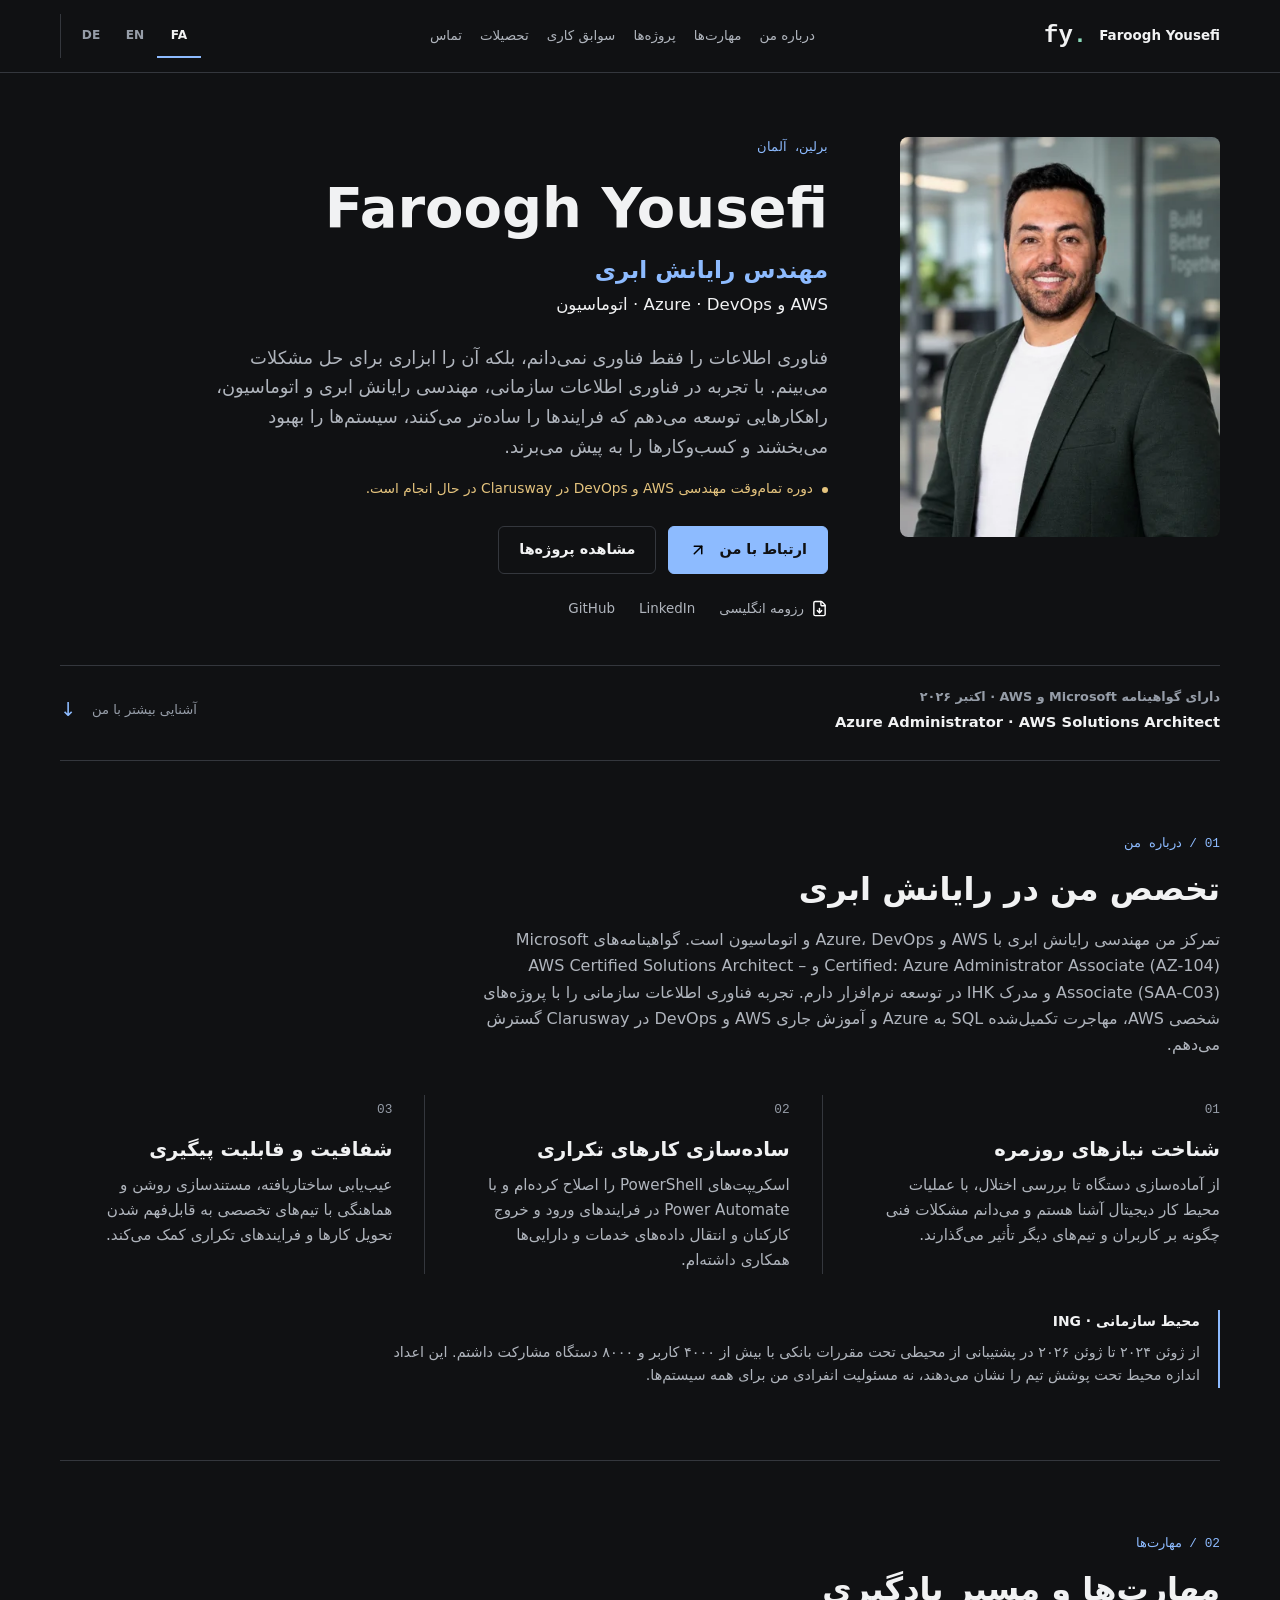
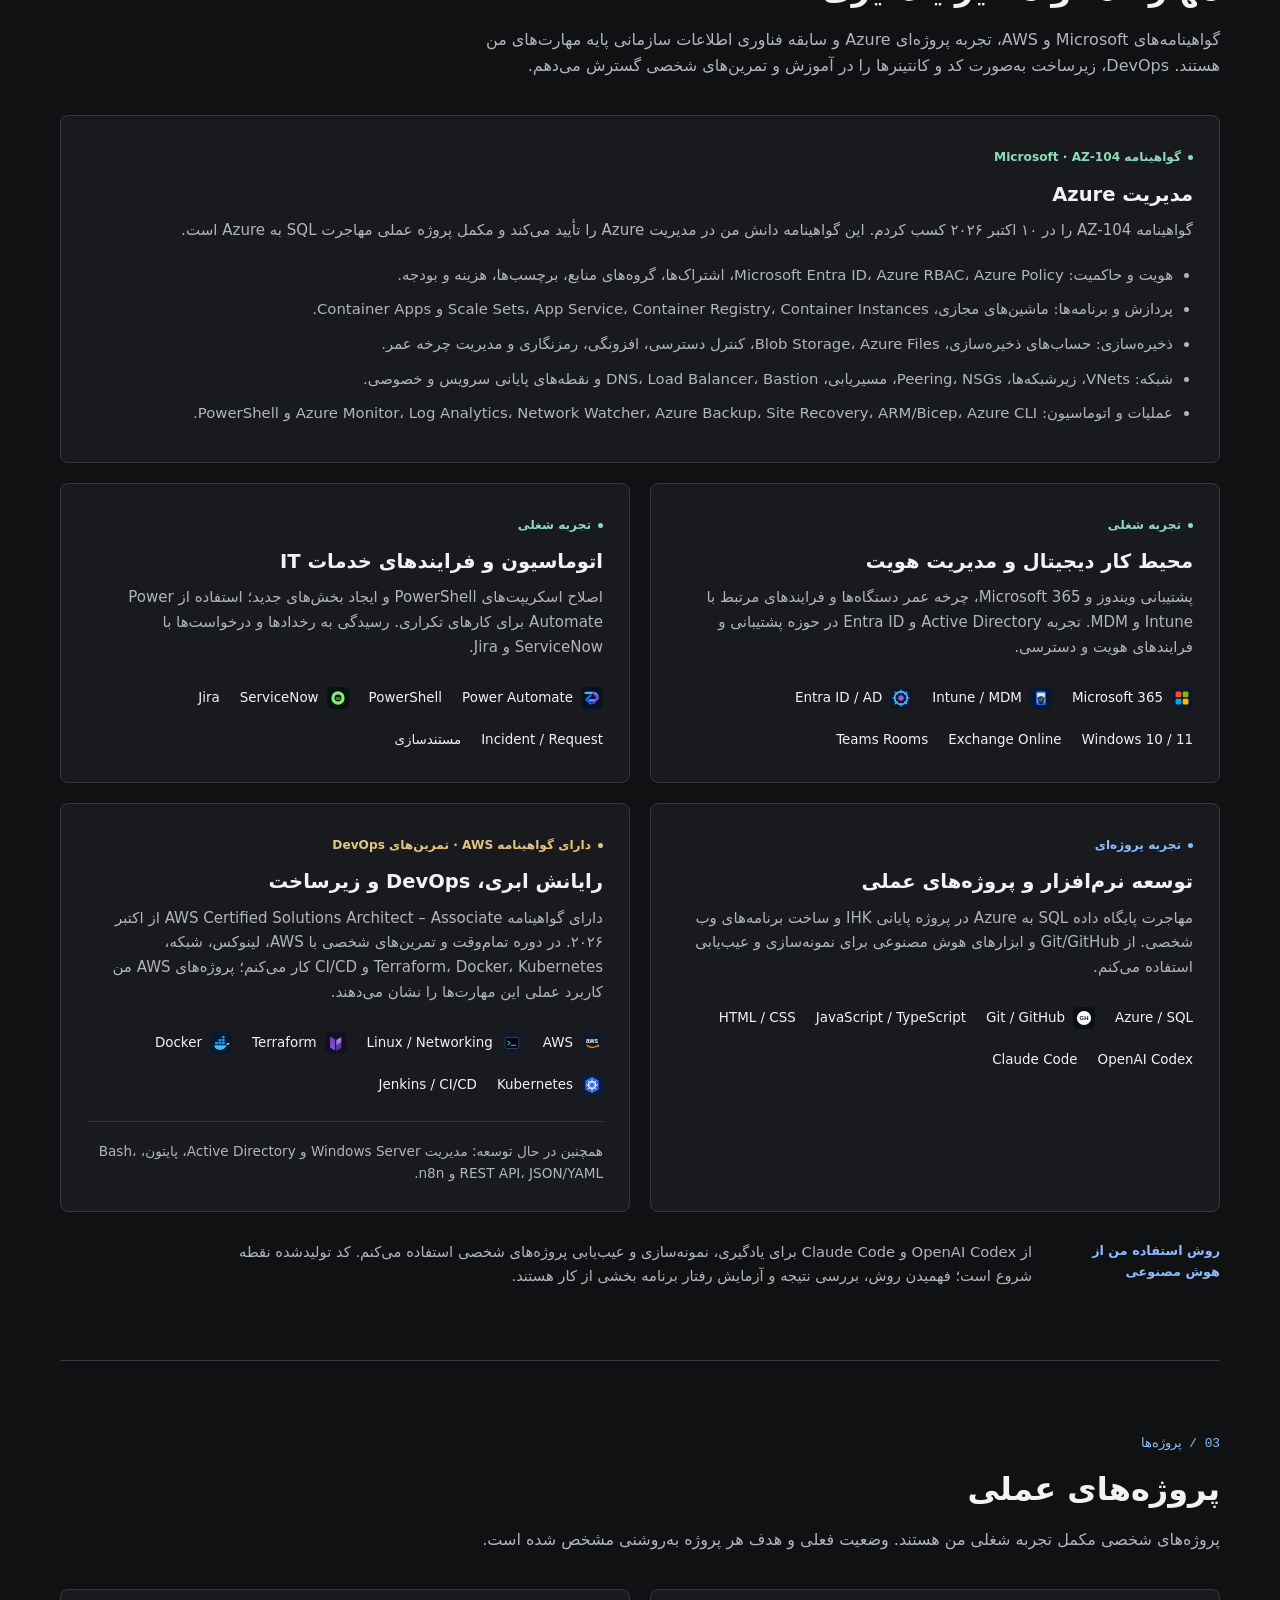
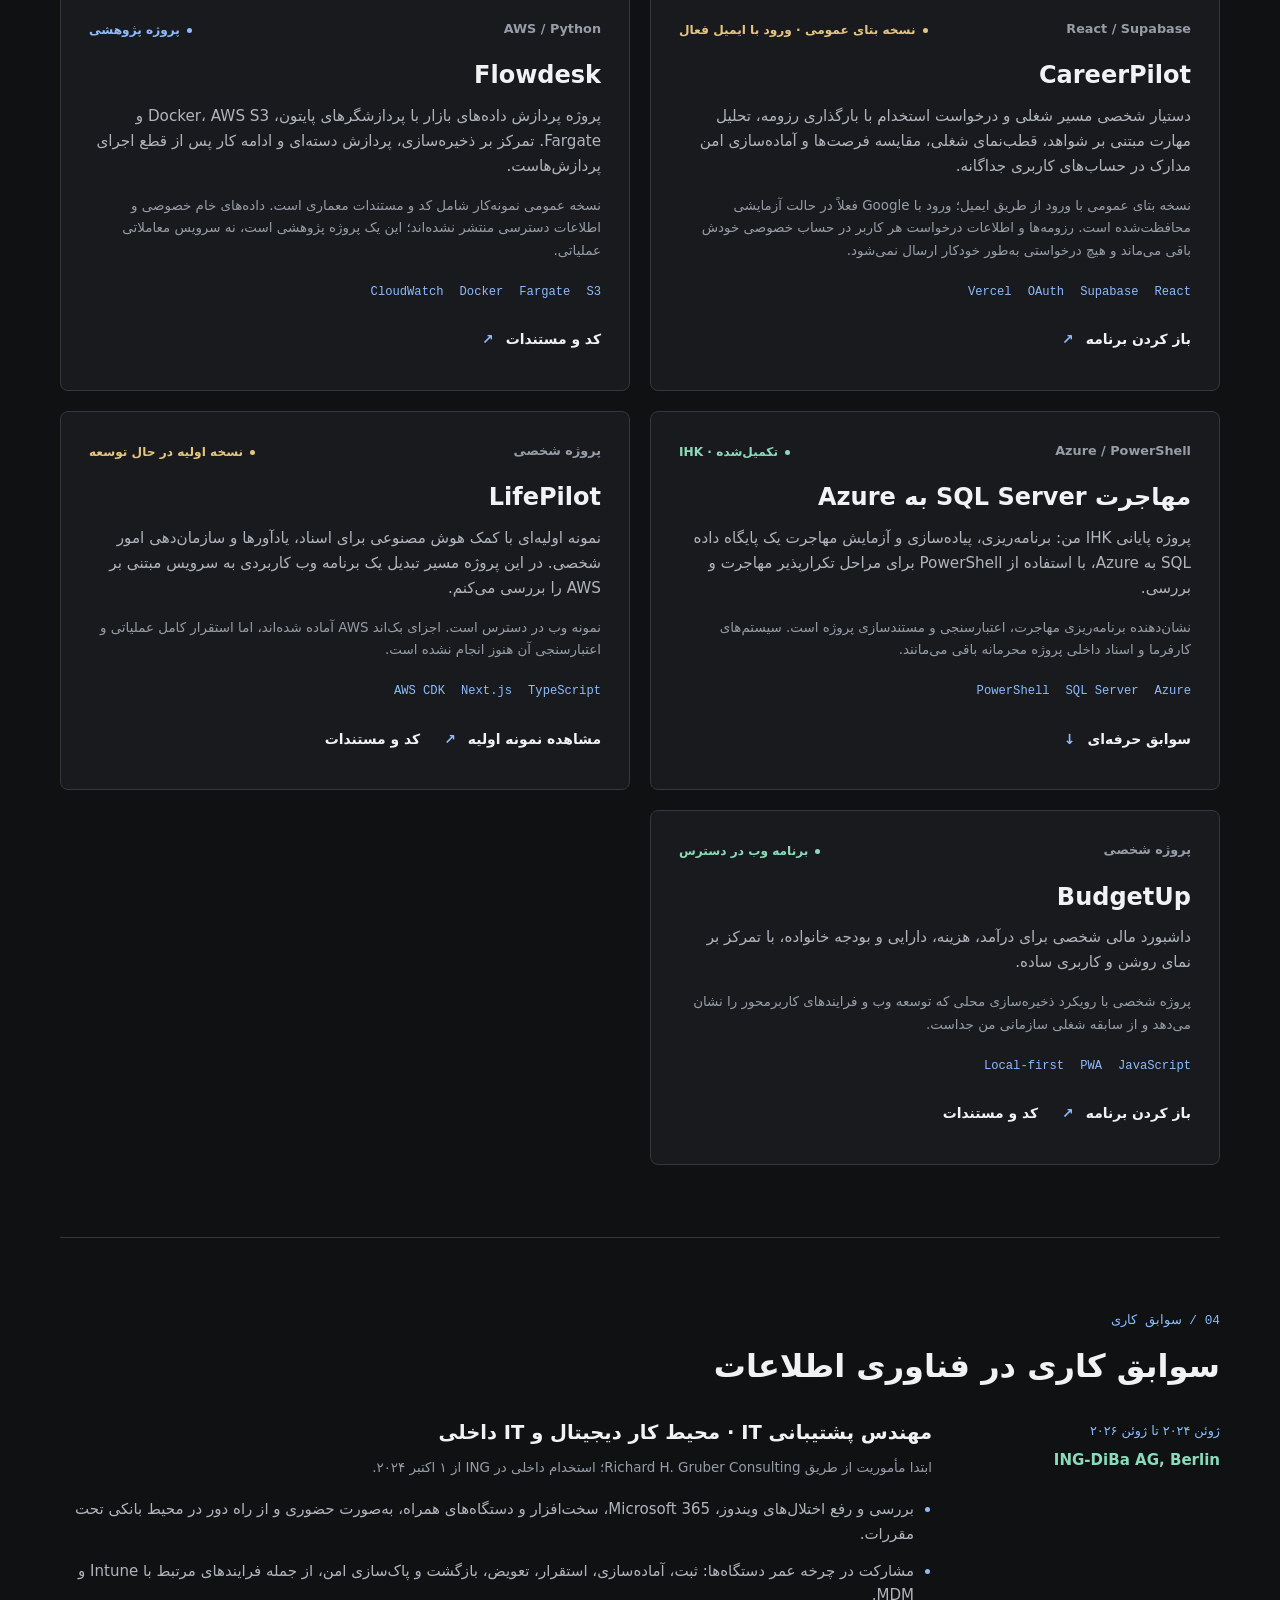
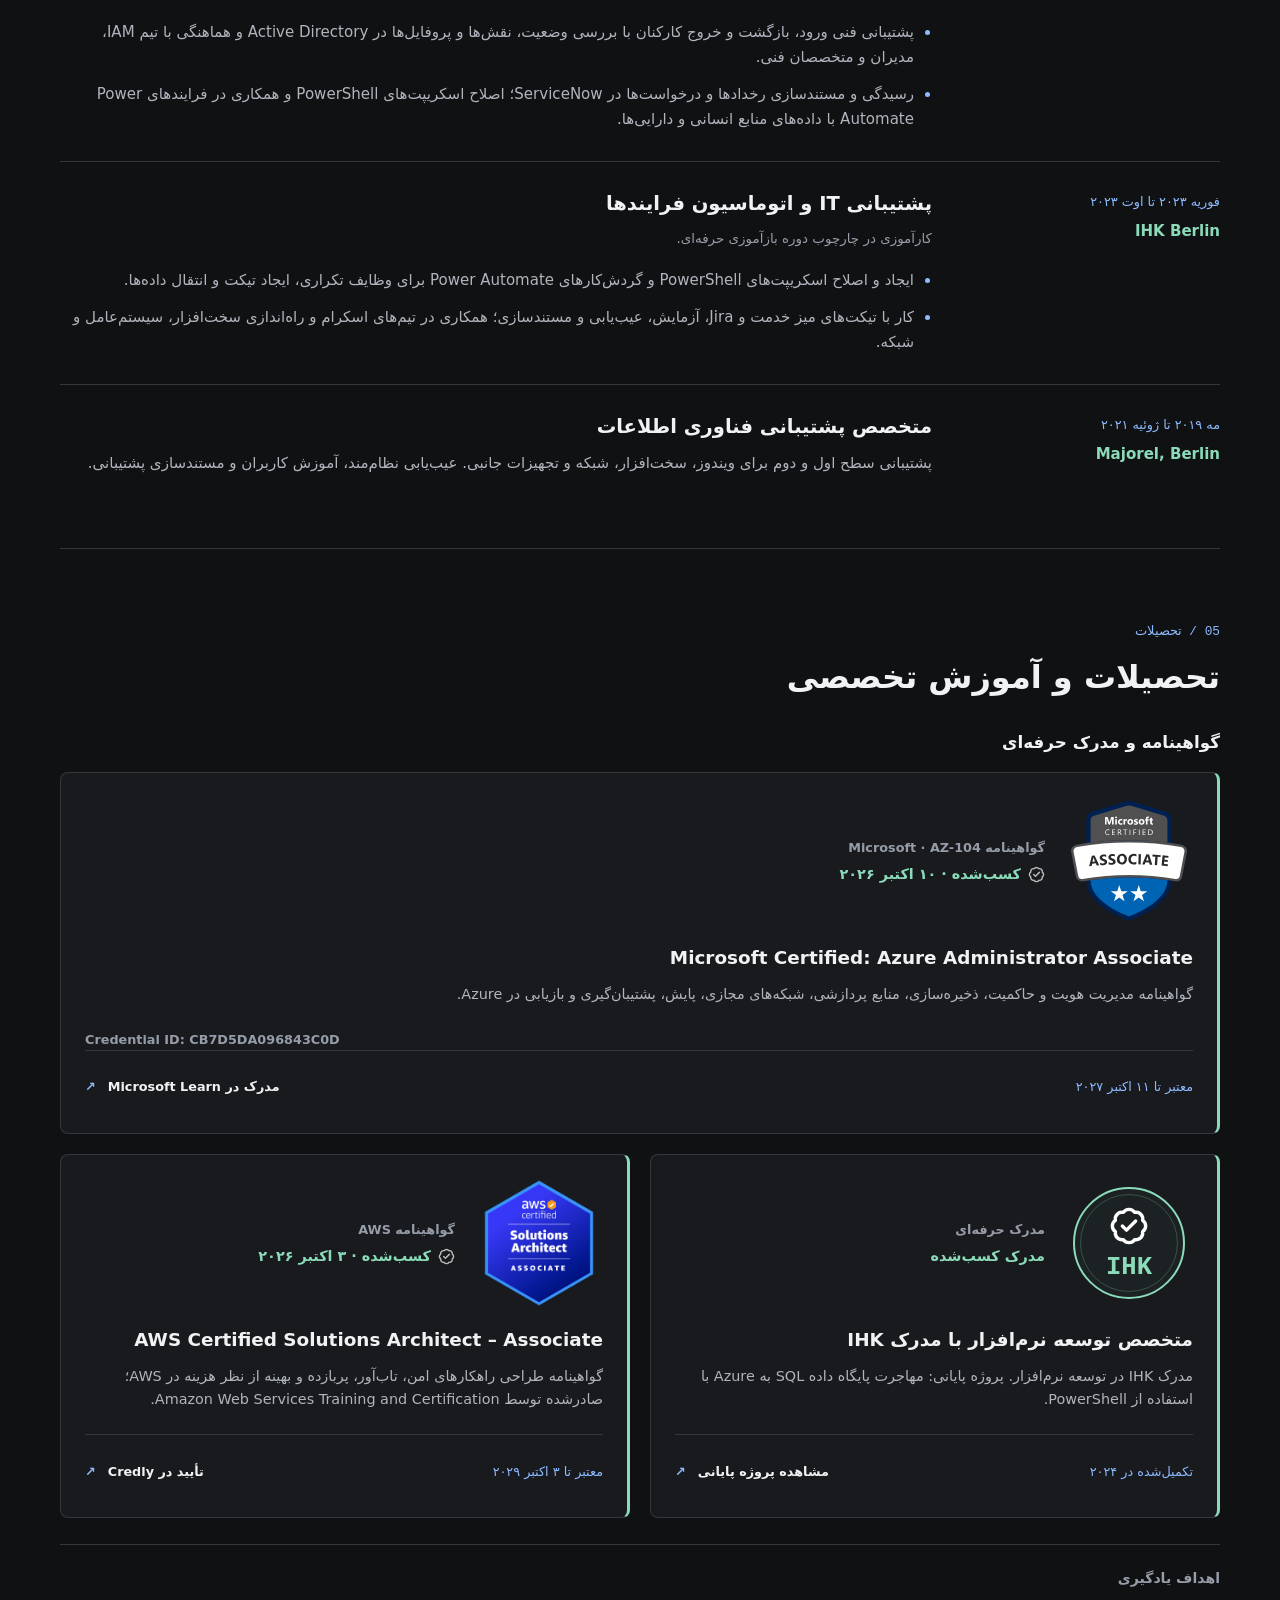
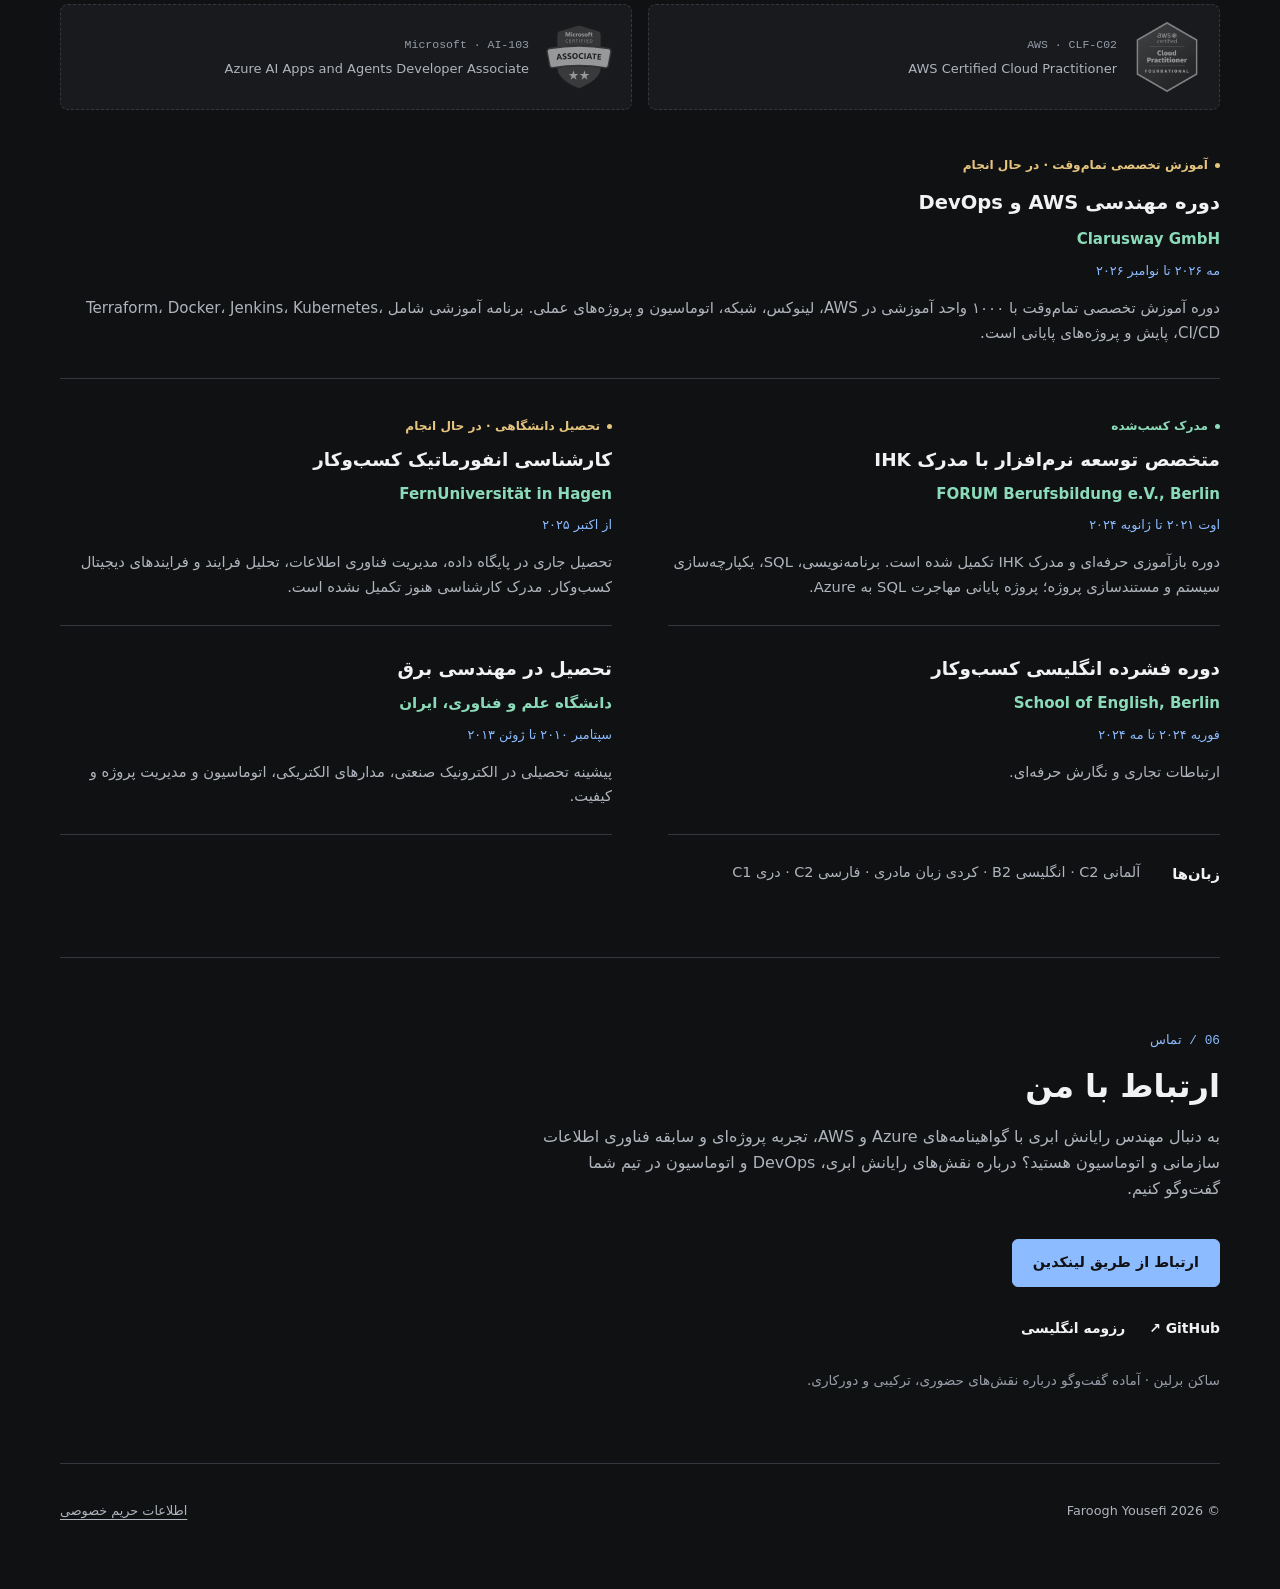
<file: fa/index.html>
<!DOCTYPE html>
<html lang="fa" dir="rtl">
<head>
  <meta charset="UTF-8" />
  <meta name="viewport" content="width=device-width, initial-scale=1.0" />
  <title>فاروق یوسفی | مهندس رایانش ابری · AWS و Azure · DevOps</title>
  <meta name="description" content="فاروق یوسفی، مهندس رایانش ابری در برلین با گواهینامه‌های Microsoft Azure Administrator Associate و AWS Solutions Architect Associate؛ تمرکز بر Azure، AWS، DevOps و اتوماسیون با تجربه سازمانی و پروژه‌های عملی." />
  <meta name="robots" content="index, follow, max-image-preview:large" />
  <link rel="canonical" href="https://www.farooghyousefi.com/fa/" />
  <link rel="alternate" hreflang="en" href="https://www.farooghyousefi.com/" />
  <link rel="alternate" hreflang="de" href="https://www.farooghyousefi.com/de/" />
  <link rel="alternate" hreflang="fa" href="https://www.farooghyousefi.com/fa/" />
  <link rel="alternate" hreflang="x-default" href="https://www.farooghyousefi.com/" />
  <meta name="theme-color" content="#101113" />
  <meta name="color-scheme" content="dark" />
  <link rel="icon" href="../assets/favicon.svg" type="image/svg+xml" />
  <link rel="apple-touch-icon" href="../assets/apple-touch-icon.png" />
  <meta property="og:type" content="profile" />
  <meta property="og:site_name" content="Faroogh Yousefi" />
  <meta property="og:url" content="https://www.farooghyousefi.com/fa/" />
  <meta property="og:locale" content="fa_IR" />
  <meta property="og:title" content="فاروق یوسفی | مهندس رایانش ابری · AWS و Azure · DevOps" />
  <meta property="og:description" content="فاروق یوسفی، مهندس رایانش ابری در برلین با گواهینامه‌های Microsoft Azure Administrator Associate و AWS Solutions Architect Associate؛ تمرکز بر Azure، AWS، DevOps و اتوماسیون با تجربه سازمانی و پروژه‌های عملی." />
  <meta property="og:image" content="https://www.farooghyousefi.com/assets/faroogh-yousefi-sep-2026-800.webp" />
  <meta property="og:image:width" content="800" />
  <meta property="og:image:height" content="1000" />
  <meta property="og:image:alt" content="فاروق یوسفی، مهندس رایانش ابری AWS و Azure در برلین" />
  <meta property="profile:first_name" content="Faroogh" />
  <meta property="profile:last_name" content="Yousefi" />
  <meta name="twitter:card" content="summary" />
  <meta name="twitter:title" content="فاروق یوسفی | مهندس رایانش ابری · AWS و Azure · DevOps" />
  <meta name="twitter:description" content="فاروق یوسفی، مهندس رایانش ابری در برلین با گواهینامه‌های Microsoft Azure Administrator Associate و AWS Solutions Architect Associate؛ تمرکز بر Azure، AWS، DevOps و اتوماسیون با تجربه سازمانی و پروژه‌های عملی." />
  <meta name="twitter:image" content="https://www.farooghyousefi.com/assets/faroogh-yousefi-sep-2026-800.webp" />
  <link rel="preload" as="image" href="../assets/faroogh-yousefi-sep-2026-400.webp" imagesrcset="../assets/faroogh-yousefi-sep-2026-400.webp 400w, ../assets/faroogh-yousefi-sep-2026-800.webp 800w" imagesizes="(max-width: 360px) 88px, (max-width: 680px) 120px, (max-width: 850px) 240px, (max-width: 1100px) 280px, 320px" />
  <link rel="stylesheet" href="../styles.css?v=ec9b9d5310ef" />
  <script type="application/ld+json">{"@context":"https://schema.org","@type":"Person","@id":"https://www.farooghyousefi.com/#person","name":"Faroogh Yousefi","alternateName":["FarooghYousefi","Faruk Yousefi","فاروق یوسفی"],"url":"https://www.farooghyousefi.com/","image":"https://www.farooghyousefi.com/assets/faroogh-yousefi-sep-2026-800.webp","jobTitle":"Cloud Engineer | AWS & Azure | DevOps & Automation","description":"Faroogh Yousefi, Berlin-based Cloud Engineer, Microsoft Certified Azure Administrator Associate and AWS Certified Solutions Architect Associate. Azure, AWS, DevOps and automation with enterprise IT and project experience.","homeLocation":{"@type":"Place","name":"Berlin, Germany"},"knowsLanguage":["de","en","fa","ku","prs"],"knowsAbout":["Amazon Web Services","Microsoft Azure","Azure Administration","Microsoft Entra ID","Azure Networking","Azure Monitor","Azure Backup","Bicep","Cloud Architecture","DevOps","Terraform","Docker","Linux","Microsoft 365","Power Automate","PowerShell"],"hasCredential":[{"@type":"EducationalOccupationalCredential","name":"Microsoft Certified: Azure Administrator Associate","credentialCategory":"Certification","identifier":"CB7D5DA096843C0D","dateCreated":"2026-10-10","expires":"2027-10-11","url":"https://learn.microsoft.com/de-de/users/farooghyousefi-8393/credentials/certification/azure-administrator?tab=credentials-tab"},{"@type":"EducationalOccupationalCredential","name":"AWS Certified Solutions Architect – Associate","credentialCategory":"Certification","url":"https://www.credly.com/badges/5a12bdb6-9ff6-47e6-ba10-af309c26da79"},{"@type":"EducationalOccupationalCredential","name":"Fachinformatiker für Anwendungsentwicklung (IHK)","credentialCategory":"Vocational qualification"}],"alumniOf":{"@type":"EducationalOrganization","name":"FORUM Berufsbildung e.V., Berlin"},"sameAs":["https://www.linkedin.com/in/farooghyousefi/","https://github.com/farooghyousefi","https://www.credly.com/users/faroogh-yousefi"]}</script>
  <script type="application/ld+json">{"@context":"https://schema.org","@type":"WebSite","@id":"https://www.farooghyousefi.com/#website","name":"Faroogh Yousefi","alternateName":"farooghyousefi.com","url":"https://www.farooghyousefi.com/","publisher":{"@id":"https://www.farooghyousefi.com/#person"}}</script>
</head>
<body>
  <a class="skip-link" href="#main-content" data-i18n="ui.skip">رفتن به محتوای اصلی</a>
  <header class="site-header">
    <div class="header-inner section-shell">
      <a class="brand" href="#top" aria-label="Faroogh Yousefi"><span class="brand-mark" aria-hidden="true">fy<span>.</span></span><span class="brand-name">Faroogh Yousefi</span></a>
      <nav class="desktop-nav" aria-label="ناوبری اصلی" data-i18n-aria-label="ui.navigation">
        <a href="#about" data-i18n="nav.about">درباره من</a>
        <a href="#skills" data-i18n="nav.skills">مهارت‌ها</a>
        <a href="#projects" data-i18n="nav.projects">پروژه‌ها</a>
        <a href="#experience" data-i18n="nav.experience">سوابق کاری</a>
        <a href="#training" data-i18n="nav.training">تحصیلات</a>
        <a href="#contact" data-i18n="nav.contact">تماس</a>
      </nav>
      <div class="header-actions">
        <nav class="language-switcher" aria-label="انتخاب زبان" data-i18n-aria-label="ui.language">
          <a href="../de/index.html" data-lang="de" lang="de" hreflang="de" aria-label="Deutsch">DE</a>
          <a href="../index.html" data-lang="en" lang="en" hreflang="en" aria-label="English">EN</a>
          <a href="../fa/index.html" data-lang="fa" class="is-active" aria-current="true" lang="fa" hreflang="fa" aria-label="فارسی">FA</a>
        </nav>
        <details class="mobile-menu">
          <summary aria-label="باز کردن فهرست" data-i18n-aria-label="ui.menu"><img src="../assets/icons/menu.svg" width="22" height="22" alt="" /></summary>
          <nav aria-label="ناوبری اصلی" data-i18n-aria-label="ui.navigation">
            <a href="#about" data-i18n="nav.about">درباره من</a>
            <a href="#skills" data-i18n="nav.skills">مهارت‌ها</a>
            <a href="#projects" data-i18n="nav.projects">پروژه‌ها</a>
            <a href="#experience" data-i18n="nav.experience">سوابق کاری</a>
            <a href="#training" data-i18n="nav.training">تحصیلات</a>
            <a href="#contact" data-i18n="nav.contact">تماس</a>
          </nav>
        </details>
      </div>
    </div>
  </header>
  <main id="main-content" tabindex="-1">
    <section class="hero section-shell" id="top" aria-labelledby="hero-title">
      <div class="hero-identity">
        <p class="eyebrow" data-i18n="hero.location">برلین، آلمان</p>
        <h1 id="hero-title" data-i18n="hero.name">Faroogh Yousefi</h1>
        <p class="hero-role" data-i18n="hero.role">مهندس رایانش ابری</p>
        <p class="hero-specialisms" data-i18n="hero.specialisms">AWS و Azure · DevOps · اتوماسیون</p>
      </div>
      <figure class="portrait">
        <img src="../assets/faroogh-yousefi-sep-2026-400.webp" srcset="../assets/faroogh-yousefi-sep-2026-400.webp 400w, ../assets/faroogh-yousefi-sep-2026-800.webp 800w" sizes="(max-width: 360px) 88px, (max-width: 680px) 120px, (max-width: 850px) 240px, (max-width: 1100px) 280px, 320px" width="400" height="500" fetchpriority="high" alt="فاروق یوسفی، مهندس رایانش ابری AWS و Azure در برلین" data-i18n-alt="photo.alt" />
      </figure>
      <div class="hero-detail">
        <p class="hero-description" data-i18n="hero.description">فناوری اطلاعات را فقط فناوری نمی‌دانم، بلکه آن را ابزاری برای حل مشکلات می‌بینم. با تجربه در فناوری اطلاعات سازمانی، مهندسی رایانش ابری و اتوماسیون، راهکارهایی توسعه می‌دهم که فرایندها را ساده‌تر می‌کنند، سیستم‌ها را بهبود می‌بخشند و کسب‌وکارها را به پیش می‌برند.</p>
        <p class="hero-learning"><span class="learning-dot" aria-hidden="true"></span><span data-i18n="hero.learning">دوره تمام‌وقت مهندسی AWS و DevOps در Clarusway در حال انجام است.</span></p>
        <div class="hero-actions">
          <a class="button primary" href="#contact"><span data-i18n="hero.contact">ارتباط با من</span><img src="../assets/icons/arrow-up-right.svg" width="18" height="18" alt="" /></a>
          <a class="button secondary" href="#projects" data-i18n="hero.projects">مشاهده پروژه‌ها</a>
        </div>
        <div class="hero-links">
          <a href="../assets/Faroogh-Yousefi-CV-EN.pdf" data-cv-link target="_blank" rel="noopener noreferrer"><img src="../assets/icons/file-down.svg" width="17" height="17" alt="" /><span data-i18n="hero.cv">رزومه انگلیسی</span></a>
          <a href="https://www.linkedin.com/in/farooghyousefi/" target="_blank" rel="noopener noreferrer">LinkedIn</a>
          <a href="https://github.com/farooghyousefi" target="_blank" rel="noopener noreferrer">GitHub</a>
        </div>
      </div>
      <div class="hero-foundation">
        <span class="qualification"><span class="small-label" data-i18n="hero.qualificationLabel">دارای گواهینامه Microsoft و AWS · اکتبر ۲۰۲۶</span><strong data-i18n="hero.qualification">Azure Administrator · AWS Solutions Architect</strong></span>
        <a class="section-cue" href="#about" aria-label="آشنایی بیشتر با من" data-i18n-aria-label="hero.more"><span data-i18n="hero.more">آشنایی بیشتر با من</span><span aria-hidden="true">↓</span></a>
      </div>
    </section>

    <section class="section-shell content-section" id="about" aria-labelledby="about-title">
      <div class="section-heading"><p class="eyebrow">01 / <span data-i18n="nav.about">درباره من</span></p><h2 id="about-title" data-i18n="about.title">تخصص من در رایانش ابری</h2><p class="section-intro" data-i18n="about.intro">تمرکز من مهندسی رایانش ابری با AWS و Azure، DevOps و اتوماسیون است. گواهینامه‌های Microsoft Certified: Azure Administrator Associate (AZ-104) و AWS Certified Solutions Architect – Associate (SAA-C03) و مدرک IHK در توسعه نرم‌افزار دارم. تجربه فناوری اطلاعات سازمانی را با پروژه‌های شخصی AWS، مهاجرت تکمیل‌شده SQL به Azure و آموزش جاری AWS و DevOps در Clarusway گسترش می‌دهم.</p></div>
      <div class="value-grid">
        <article><span class="value-number" aria-hidden="true">01</span><h3 data-i18n="value.operations.title">شناخت نیازهای روزمره</h3><p data-i18n="value.operations.text">از آماده‌سازی دستگاه تا بررسی اختلال، با عملیات محیط کار دیجیتال آشنا هستم و می‌دانم مشکلات فنی چگونه بر کاربران و تیم‌های دیگر تأثیر می‌گذارند.</p></article>
        <article><span class="value-number" aria-hidden="true">02</span><h3 data-i18n="value.automation.title">ساده‌سازی کارهای تکراری</h3><p data-i18n="value.automation.text">اسکریپت‌های PowerShell را اصلاح کرده‌ام و با Power Automate در فرایندهای ورود و خروج کارکنان و انتقال داده‌های خدمات و دارایی‌ها همکاری داشته‌ام.</p></article>
        <article><span class="value-number" aria-hidden="true">03</span><h3 data-i18n="value.clarity.title">شفافیت و قابلیت پیگیری</h3><p data-i18n="value.clarity.text">عیب‌یابی ساختاریافته، مستندسازی روشن و هماهنگی با تیم‌های تخصصی به قابل‌فهم شدن تحویل کارها و فرایندهای تکراری کمک می‌کند.</p></article>
      </div>
      <div class="context-note"><strong data-i18n="about.contextLabel">محیط سازمانی · ING</strong><p data-i18n="about.context">از ژوئن ۲۰۲۴ تا ژوئن ۲۰۲۶ در پشتیبانی از محیطی تحت مقررات بانکی با بیش از ۴۰۰۰ کاربر و ۸۰۰۰ دستگاه مشارکت داشتم. این اعداد اندازه محیط تحت پوشش تیم را نشان می‌دهند، نه مسئولیت انفرادی من برای همه سیستم‌ها.</p></div>
    </section>

    <section class="section-shell content-section" id="skills" aria-labelledby="skills-title">
      <div class="section-heading"><p class="eyebrow">02 / <span data-i18n="nav.skills">مهارت‌ها</span></p><h2 id="skills-title" data-i18n="skills.title">مهارت‌ها و مسیر یادگیری</h2><p class="section-intro" data-i18n="skills.intro">گواهینامه‌های Microsoft و AWS، تجربه پروژه‌ای Azure و سابقه فناوری اطلاعات سازمانی پایه مهارت‌های من هستند. DevOps، زیرساخت به‌صورت کد و کانتینرها را در آموزش و تمرین‌های شخصی گسترش می‌دهم.</p></div>
      <div class="skills-grid">
        <article class="skill-group azure-administration"><span class="status-label established" data-i18n="skills.azure.status">گواهینامه Microsoft · AZ-104</span><h3 data-i18n="skills.azure.title">مدیریت Azure</h3><p data-i18n="skills.azure.text">گواهینامه AZ-104 را در ۱۰ اکتبر ۲۰۲۶ کسب کردم. این گواهینامه دانش من در مدیریت Azure را تأیید می‌کند و مکمل پروژه عملی مهاجرت SQL به Azure است.</p><ul class="azure-skills-list">
          <li data-i18n="skills.azure.identity">هویت و حاکمیت: Microsoft Entra ID، Azure RBAC، Azure Policy، اشتراک‌ها، گروه‌های منابع، برچسب‌ها، هزینه و بودجه.</li>
          <li data-i18n="skills.azure.compute">پردازش و برنامه‌ها: ماشین‌های مجازی، Scale Sets، App Service، Container Registry، Container Instances و Container Apps.</li>
          <li data-i18n="skills.azure.storage">ذخیره‌سازی: حساب‌های ذخیره‌سازی، Blob Storage، Azure Files، کنترل دسترسی، افزونگی، رمزنگاری و مدیریت چرخه عمر.</li>
          <li data-i18n="skills.azure.network">شبکه: VNets، زیرشبکه‌ها، Peering، NSGs، مسیریابی، DNS، Load Balancer، Bastion و نقطه‌های پایانی سرویس و خصوصی.</li>
          <li data-i18n="skills.azure.operations">عملیات و اتوماسیون: Azure Monitor، Log Analytics، Network Watcher، Azure Backup، Site Recovery، ARM/Bicep، Azure CLI و PowerShell.</li>
        </ul></article>
        <article class="skill-group professional"><span class="status-label established" data-i18n="skills.professional">تجربه شغلی</span><h3 data-i18n="skills.workplace.title">محیط کار دیجیتال و مدیریت هویت</h3><p data-i18n="skills.workplace.text">پشتیبانی ویندوز و Microsoft 365، چرخه عمر دستگاه‌ها و فرایندهای مرتبط با Intune و MDM. تجربه Active Directory و Entra ID در حوزه پشتیبانی و فرایندهای هویت و دسترسی.</p><ul class="tech-list">
          <li><img src="../assets/icons/microsoft-365.svg" width="24" height="24" alt="" loading="lazy" />Microsoft 365</li><li><img src="../assets/icons/intune.svg" width="24" height="24" alt="" loading="lazy" />Intune / MDM</li><li><img src="../assets/icons/entra-id.svg" width="24" height="24" alt="" loading="lazy" />Entra ID / AD</li><li>Windows 10 / 11</li><li>Exchange Online</li><li>Teams Rooms</li>
        </ul></article>
        <article class="skill-group professional"><span class="status-label established" data-i18n="skills.professional">تجربه شغلی</span><h3 data-i18n="skills.automation.title">اتوماسیون و فرایندهای خدمات IT</h3><p data-i18n="skills.automation.text">اصلاح اسکریپت‌های PowerShell و ایجاد بخش‌های جدید؛ استفاده از Power Automate برای کارهای تکراری. رسیدگی به رخدادها و درخواست‌ها با ServiceNow و Jira.</p><ul class="tech-list">
          <li><img src="../assets/icons/power-automate.svg" width="24" height="24" alt="" loading="lazy" />Power Automate</li><li>PowerShell</li><li><img src="../assets/icons/servicenow.svg" width="24" height="24" alt="" loading="lazy" />ServiceNow</li><li>Jira</li><li>Incident / Request</li><li data-i18n="skills.documentation">مستندسازی</li>
        </ul></article>
        <article class="skill-group project-practice"><span class="status-label practiced" data-i18n="skills.projectPractice">تجربه پروژه‌ای</span><h3 data-i18n="skills.projects.title">توسعه نرم‌افزار و پروژه‌های عملی</h3><p data-i18n="skills.projects.text">مهاجرت پایگاه داده SQL به Azure در پروژه پایانی IHK و ساخت برنامه‌های وب شخصی. از Git/GitHub و ابزارهای هوش مصنوعی برای نمونه‌سازی و عیب‌یابی استفاده می‌کنم.</p><ul class="tech-list">
          <li>Azure / SQL</li><li><img src="../assets/icons/github.svg" width="24" height="24" alt="" loading="lazy" />Git / GitHub</li><li>JavaScript / TypeScript</li><li>HTML / CSS</li><li>OpenAI Codex</li><li>Claude Code</li>
        </ul></article>
        <article class="skill-group learning"><span class="status-label developing" data-i18n="skills.learning">دارای گواهینامه AWS · تمرین‌های DevOps</span><h3 data-i18n="skills.cloud.title">رایانش ابری، DevOps و زیرساخت</h3><p data-i18n="skills.cloud.text">دارای گواهینامه AWS Certified Solutions Architect – Associate از اکتبر ۲۰۲۶. در دوره تمام‌وقت و تمرین‌های شخصی با AWS، لینوکس، شبکه، Terraform، Docker، Kubernetes و CI/CD کار می‌کنم؛ پروژه‌های AWS من کاربرد عملی این مهارت‌ها را نشان می‌دهند.</p><ul class="tech-list">
          <li><img src="../assets/icons/aws.svg" width="24" height="24" alt="" loading="lazy" />AWS</li><li><img src="../assets/icons/linux.svg" width="24" height="24" alt="" loading="lazy" />Linux / Networking</li><li><img src="../assets/icons/terraform.svg" width="24" height="24" alt="" loading="lazy" />Terraform</li><li><img src="../assets/icons/docker.svg" width="24" height="24" alt="" loading="lazy" />Docker</li><li><img src="../assets/icons/kubernetes.svg" width="24" height="24" alt="" loading="lazy" />Kubernetes</li><li>Jenkins / CI/CD</li>
        </ul><p class="skill-scope" data-i18n="skills.cloud.additional">همچنین در حال توسعه: مدیریت Windows Server و Active Directory، پایتون، Bash، REST API، JSON/YAML و n8n.</p></article>
      </div>
      <div class="ai-note"><span class="small-label" data-i18n="ai.label">روش استفاده من از هوش مصنوعی</span><p data-i18n="ai.text">از OpenAI Codex و Claude Code برای یادگیری، نمونه‌سازی و عیب‌یابی پروژه‌های شخصی استفاده می‌کنم. کد تولیدشده نقطه شروع است؛ فهمیدن روش، بررسی نتیجه و آزمایش رفتار برنامه بخشی از کار هستند.</p></div>
    </section>

    <section class="section-shell content-section" id="projects" aria-labelledby="projects-title">
      <div class="section-heading"><p class="eyebrow">03 / <span data-i18n="nav.projects">پروژه‌ها</span></p><h2 id="projects-title" data-i18n="projects.title">پروژه‌های عملی</h2><p class="section-intro" data-i18n="projects.intro">پروژه‌های شخصی مکمل تجربه شغلی من هستند. وضعیت فعلی و هدف هر پروژه به‌روشنی مشخص شده است.</p></div>
      <div class="project-grid">
        <article class="project-card"><div class="project-head"><span class="small-label">React / Supabase</span><span class="status-label developing" data-i18n="projects.careerpilot.status">نسخه بتای عمومی · ورود با ایمیل فعال</span></div><h3>CareerPilot</h3><p data-i18n="projects.careerpilot.text">دستیار شخصی مسیر شغلی و درخواست استخدام با بارگذاری رزومه، تحلیل مهارت مبتنی بر شواهد، قطب‌نمای شغلی، مقایسه فرصت‌ها و آماده‌سازی امن مدارک در حساب‌های کاربری جداگانه.</p><p class="project-evidence" data-i18n="projects.careerpilot.evidence">نسخه بتای عمومی با ورود از طریق ایمیل؛ ورود با Google فعلاً در حالت آزمایشی محافظت‌شده است. رزومه‌ها و اطلاعات درخواست هر کاربر در حساب خصوصی خودش باقی می‌ماند و هیچ درخواستی به‌طور خودکار ارسال نمی‌شود.</p><ul class="project-tags"><li>React</li><li>Supabase</li><li>OAuth</li><li>Vercel</li></ul><div class="project-links"><a class="text-link" href="https://careerpilot-staging.vercel.app/" target="_blank" rel="noopener noreferrer"><span data-i18n="projects.open">باز کردن برنامه</span><span aria-hidden="true">↗</span></a></div></article>
        <article class="project-card"><div class="project-head"><span class="small-label">AWS / Python</span><span class="status-label practiced" data-i18n="projects.flowdesk.status">پروژه پژوهشی</span></div><h3>Flowdesk</h3><p data-i18n="projects.flowdesk.text">پروژه پردازش داده‌های بازار با پردازشگرهای پایتون، Docker، AWS S3 و Fargate. تمرکز بر ذخیره‌سازی، پردازش دسته‌ای و ادامه کار پس از قطع اجرای پردازش‌هاست.</p><p class="project-evidence" data-i18n="projects.flowdesk.evidence">نسخه عمومی نمونه‌کار شامل کد و مستندات معماری است. داده‌های خام خصوصی و اطلاعات دسترسی منتشر نشده‌اند؛ این یک پروژه پژوهشی است، نه سرویس معاملاتی عملیاتی.</p><ul class="project-tags"><li>S3</li><li>Fargate</li><li>Docker</li><li>CloudWatch</li></ul><a class="text-link" href="https://github.com/farooghyousefi/flowdesk-aws-portfolio" target="_blank" rel="noopener noreferrer"><span data-i18n="projects.code">کد و مستندات</span><span aria-hidden="true">↗</span></a></article>
        <article class="project-card" id="project-azure"><div class="project-head"><span class="small-label">Azure / PowerShell</span><span class="status-label established" data-i18n="projects.azure.status">تکمیل‌شده · IHK</span></div><h3 data-i18n="projects.azure.title">مهاجرت SQL Server به Azure</h3><p data-i18n="projects.azure.text">پروژه پایانی IHK من: برنامه‌ریزی، پیاده‌سازی و آزمایش مهاجرت یک پایگاه داده SQL به Azure، با استفاده از PowerShell برای مراحل تکرارپذیر مهاجرت و بررسی.</p><p class="project-evidence" data-i18n="projects.azure.evidence">نشان‌دهنده برنامه‌ریزی مهاجرت، اعتبارسنجی و مستندسازی پروژه است. سیستم‌های کارفرما و اسناد داخلی پروژه محرمانه باقی می‌مانند.</p><ul class="project-tags"><li>Azure</li><li>SQL Server</li><li>PowerShell</li></ul><a class="text-link" href="#experience"><span data-i18n="projects.background">سوابق حرفه‌ای</span><span aria-hidden="true">↓</span></a></article>
        <article class="project-card"><div class="project-head"><span class="small-label" data-i18n="projects.personal">پروژه شخصی</span><span class="status-label developing" data-i18n="projects.lifepilot.status">نسخه اولیه در حال توسعه</span></div><h3>LifePilot</h3><p data-i18n="projects.lifepilot.text">نمونه اولیه‌ای با کمک هوش مصنوعی برای اسناد، یادآورها و سازمان‌دهی امور شخصی. در این پروژه مسیر تبدیل یک برنامه وب کاربردی به سرویس مبتنی بر AWS را بررسی می‌کنم.</p><p class="project-evidence" data-i18n="projects.lifepilot.evidence">نمونه وب در دسترس است. اجزای بک‌اند AWS آماده شده‌اند، اما استقرار کامل عملیاتی و اعتبارسنجی آن هنوز انجام نشده است.</p><ul class="project-tags"><li>TypeScript</li><li>Next.js</li><li>AWS CDK</li></ul><div class="project-links"><a class="text-link" href="https://lifepilot.farooghyousefi.com/" target="_blank" rel="noopener noreferrer"><span data-i18n="projects.preview">مشاهده نمونه اولیه</span><span aria-hidden="true">↗</span></a><a class="text-link" href="https://github.com/farooghyousefi/lifepilot" target="_blank" rel="noopener noreferrer" data-i18n="projects.code">کد و مستندات</a></div></article>
        <article class="project-card"><div class="project-head"><span class="small-label" data-i18n="projects.personal">پروژه شخصی</span><span class="status-label established" data-i18n="projects.budget.status">برنامه وب در دسترس</span></div><h3>BudgetUp</h3><p data-i18n="projects.budget.text">داشبورد مالی شخصی برای درآمد، هزینه، دارایی و بودجه خانواده، با تمرکز بر نمای روشن و کاربری ساده.</p><p class="project-evidence" data-i18n="projects.budget.evidence">پروژه شخصی با رویکرد ذخیره‌سازی محلی که توسعه وب و فرایندهای کاربرمحور را نشان می‌دهد و از سابقه شغلی سازمانی من جداست.</p><ul class="project-tags"><li>JavaScript</li><li>PWA</li><li>Local-first</li></ul><div class="project-links"><a class="text-link" href="https://budget.farooghyousefi.com/" target="_blank" rel="noopener noreferrer"><span data-i18n="projects.open">باز کردن برنامه</span><span aria-hidden="true">↗</span></a><a class="text-link" href="https://github.com/farooghyousefi/budget-app" target="_blank" rel="noopener noreferrer" data-i18n="projects.code">کد و مستندات</a></div></article>
      </div>
    </section>

    <section class="section-shell content-section" id="experience" aria-labelledby="experience-title">
      <div class="section-heading"><p class="eyebrow">04 / <span data-i18n="nav.experience">سوابق کاری</span></p><h2 id="experience-title" data-i18n="experience.title">سوابق کاری در فناوری اطلاعات</h2></div>
      <div class="timeline">
        <article class="timeline-entry"><div class="timeline-meta"><p class="date" data-i18n="experience.ing.date">ژوئن ۲۰۲۴ تا ژوئن ۲۰۲۶</p><p class="company">ING-DiBa AG, Berlin</p></div><div class="timeline-content"><h3 data-i18n="experience.ing.title">مهندس پشتیبانی IT · محیط کار دیجیتال و IT داخلی</h3><p class="role-context" data-i18n="experience.ing.context">ابتدا مأموریت از طریق Richard H. Gruber Consulting؛ استخدام داخلی در ING از ۱ اکتبر ۲۰۲۴.</p><ul class="detail-list"><li data-i18n="experience.ing.p1">بررسی و رفع اختلال‌های ویندوز، Microsoft 365، سخت‌افزار و دستگاه‌های همراه، به‌صورت حضوری و از راه دور در محیط بانکی تحت مقررات.</li><li data-i18n="experience.ing.p2">مشارکت در چرخه عمر دستگاه‌ها: ثبت، آماده‌سازی، استقرار، تعویض، بازگشت و پاک‌سازی امن، از جمله فرایندهای مرتبط با Intune و MDM.</li><li data-i18n="experience.ing.p3">پشتیبانی فنی ورود، بازگشت و خروج کارکنان با بررسی وضعیت، نقش‌ها و پروفایل‌ها در Active Directory و هماهنگی با تیم IAM، مدیران و متخصصان فنی.</li><li data-i18n="experience.ing.p4">رسیدگی و مستندسازی رخدادها و درخواست‌ها در ServiceNow؛ اصلاح اسکریپت‌های PowerShell و همکاری در فرایندهای Power Automate با داده‌های منابع انسانی و دارایی‌ها.</li></ul></div></article>
        <article class="timeline-entry"><div class="timeline-meta"><p class="date" data-i18n="experience.ihk.date">فوریه ۲۰۲۳ تا اوت ۲۰۲۳</p><p class="company">IHK Berlin</p></div><div class="timeline-content"><h3 data-i18n="experience.ihk.title">پشتیبانی IT و اتوماسیون فرایندها</h3><p class="role-context" data-i18n="experience.ihk.context">کارآموزی در چارچوب دوره بازآموزی حرفه‌ای.</p><ul class="detail-list"><li data-i18n="experience.ihk.p1">ایجاد و اصلاح اسکریپت‌های PowerShell و گردش‌کارهای Power Automate برای وظایف تکراری، ایجاد تیکت و انتقال داده‌ها.</li><li data-i18n="experience.ihk.p2">کار با تیکت‌های میز خدمت و Jira، آزمایش، عیب‌یابی و مستندسازی؛ همکاری در تیم‌های اسکرام و راه‌اندازی سخت‌افزار، سیستم‌عامل و شبکه.</li></ul></div></article>
        <article class="timeline-entry"><div class="timeline-meta"><p class="date" data-i18n="experience.majorel.date">مه ۲۰۱۹ تا ژوئیه ۲۰۲۱</p><p class="company">Majorel, Berlin</p></div><div class="timeline-content"><h3 data-i18n="experience.majorel.title">متخصص پشتیبانی فناوری اطلاعات</h3><p data-i18n="experience.majorel.text">پشتیبانی سطح اول و دوم برای ویندوز، سخت‌افزار، شبکه و تجهیزات جانبی. عیب‌یابی نظام‌مند، آموزش کاربران و مستندسازی پشتیبانی.</p></div></article>
      </div>
    </section>

    <section class="section-shell content-section" id="training" aria-labelledby="training-title">
      <div class="section-heading"><p class="eyebrow">05 / <span data-i18n="nav.training">تحصیلات</span></p><h2 id="training-title" data-i18n="training.title">تحصیلات و آموزش تخصصی</h2></div>
      <div class="credentials" aria-labelledby="credentials-title">
        <h3 id="credentials-title" data-i18n="credentials.title">گواهینامه و مدرک حرفه‌ای</h3>
        <div class="credentials-grid">
          <article class="credential-card credential-card--earned credential-card--azure" aria-labelledby="credential-azure-title">
            <div class="credential-header">
              <a class="credential-badge-link" href="https://learn.microsoft.com/de-de/users/farooghyousefi-8393/credentials/certification/azure-administrator?tab=credentials-tab" target="_blank" rel="noopener noreferrer" aria-label="مدرک در Microsoft Learn" data-i18n-aria-label="credentials.azure.verify"><img src="../assets/credentials/microsoft-certified-associate.svg" width="128" height="128" alt="Microsoft Certified: Azure Administrator Associate" loading="lazy" /></a>
              <div><p class="small-label" data-i18n="credentials.azure.type">گواهینامه Microsoft · AZ-104</p><p class="credential-state"><img src="../assets/icons/badge-check.svg" width="17" height="17" alt="" loading="lazy" /><span data-i18n="credentials.azure.status">کسب‌شده · ۱۰ اکتبر ۲۰۲۶</span></p></div>
            </div>
            <h4 id="credential-azure-title" lang="en" dir="ltr">Microsoft Certified: Azure Administrator Associate</h4>
            <p class="credential-description" data-i18n="credentials.azure.text">گواهینامه مدیریت هویت و حاکمیت، ذخیره‌سازی، منابع پردازشی، شبکه‌های مجازی، پایش، پشتیبان‌گیری و بازیابی در Azure.</p>
            <p class="small-label" lang="en" dir="ltr">Credential ID: CB7D5DA096843C0D</p>
            <div class="credential-footer"><span class="date" data-i18n="credentials.azure.note">معتبر تا ۱۱ اکتبر ۲۰۲۷</span><a class="text-link" href="https://learn.microsoft.com/de-de/users/farooghyousefi-8393/credentials/certification/azure-administrator?tab=credentials-tab" target="_blank" rel="noopener noreferrer"><span data-i18n="credentials.azure.verify">مدرک در Microsoft Learn</span><span aria-hidden="true">↗</span></a></div>
          </article>
          <article class="credential-card credential-card--earned" aria-labelledby="credential-ihk-title">
            <div class="credential-header">
              <a class="credential-badge-link" href="#project-azure" aria-label="مشاهده پروژه پایانی" data-i18n-aria-label="credentials.ihk.project"><span class="ihk-seal" aria-hidden="true"><img src="../assets/icons/badge-check.svg" width="40" height="40" alt="" loading="lazy" /><strong>IHK</strong></span></a>
              <div><p class="small-label" data-i18n="credentials.ihk.type">مدرک حرفه‌ای</p><p class="credential-state" data-i18n="training.completed">مدرک کسب‌شده</p></div>
            </div>
            <h4 id="credential-ihk-title" data-i18n="education.ihk.title">متخصص توسعه نرم‌افزار با مدرک IHK</h4>
            <p class="credential-description" data-i18n="credentials.ihk.text">مدرک IHK در توسعه نرم‌افزار. پروژه پایانی: مهاجرت پایگاه داده SQL به Azure با استفاده از PowerShell.</p>
            <div class="credential-footer"><span class="date" data-i18n="credentials.ihk.date">تکمیل‌شده در ۲۰۲۴</span><a class="text-link" href="#project-azure"><span data-i18n="credentials.ihk.project">مشاهده پروژه پایانی</span><span aria-hidden="true">↗</span></a></div>
          </article>
          <article class="credential-card credential-card--earned" aria-labelledby="credential-aws-title">
            <div class="credential-header">
              <a class="credential-badge-link" href="https://www.credly.com/badges/5a12bdb6-9ff6-47e6-ba10-af309c26da79" target="_blank" rel="noopener noreferrer" aria-label="تأیید در Credly" data-i18n-aria-label="credentials.aws.verify"><img src="../assets/credentials/aws-solutions-architect-associate.png" width="128" height="128" alt="AWS Certified Solutions Architect – Associate" loading="lazy" /></a>
              <div><p class="small-label" data-i18n="credentials.aws.type">گواهینامه AWS</p><p class="credential-state"><img src="../assets/icons/badge-check.svg" width="17" height="17" alt="" loading="lazy" /><span data-i18n="credentials.aws.status">کسب‌شده · ۳ اکتبر ۲۰۲۶</span></p></div>
            </div>
            <h4 id="credential-aws-title" lang="en" dir="ltr">AWS Certified Solutions Architect – Associate</h4>
            <p class="credential-description" data-i18n="credentials.aws.text">گواهینامه طراحی راهکارهای امن، تاب‌آور، پربازده و بهینه از نظر هزینه در AWS؛ صادرشده توسط Amazon Web Services Training and Certification.</p>
            <div class="credential-footer"><span class="date" data-i18n="credentials.aws.note">معتبر تا ۳ اکتبر ۲۰۲۹</span><a class="text-link" href="https://www.credly.com/badges/5a12bdb6-9ff6-47e6-ba10-af309c26da79" target="_blank" rel="noopener noreferrer"><span data-i18n="credentials.aws.verify">تأیید در Credly</span><span aria-hidden="true">↗</span></a></div>
          </article>
        </div>
        <div class="credential-goals" aria-labelledby="credential-goals-title">
          <h4 id="credential-goals-title" data-i18n="training.cert.title">اهداف یادگیری</h4>
          <ul class="credential-goals-grid">
            <li><img src="../assets/credentials/aws-cloud-practitioner.png" width="72" height="72" alt="" loading="lazy" /><div><span class="credential-goal-code" lang="en" dir="ltr">AWS · CLF-C02</span><p class="credential-goal-name" lang="en" dir="ltr">AWS Certified Cloud Practitioner</p><span class="visually-hidden" data-i18n="training.preparation">هدف دریافت گواهینامه · هنوز کسب نشده</span></div></li>
            <li><img src="../assets/credentials/microsoft-certified-associate.svg" width="72" height="72" alt="" loading="lazy" /><div><span class="credential-goal-code" lang="en" dir="ltr">Microsoft · AI-103</span><p class="credential-goal-name" lang="en" dir="ltr">Azure AI Apps and Agents Developer Associate</p><span class="visually-hidden" data-i18n="training.preparation">هدف دریافت گواهینامه · هنوز کسب نشده</span></div></li>
          </ul>
        </div>
      </div>
      <div class="training-current"><div><span class="status-label developing" data-i18n="training.ongoing">آموزش تخصصی تمام‌وقت · در حال انجام</span><h3 data-i18n="training.clarusway.title">دوره مهندسی AWS و DevOps</h3><p class="company">Clarusway GmbH</p><p class="date" data-i18n="training.clarusway.date">مه ۲۰۲۶ تا نوامبر ۲۰۲۶</p><p data-i18n="training.clarusway.text">دوره آموزش تخصصی تمام‌وقت با ۱۰۰۰ واحد آموزشی در AWS، لینوکس، شبکه، اتوماسیون و پروژه‌های عملی. برنامه آموزشی شامل Terraform، Docker، Jenkins، Kubernetes، CI/CD، پایش و پروژه‌های پایانی است.</p></div></div>
      <div class="education-grid">
        <article><span class="status-label established" data-i18n="training.completed">مدرک کسب‌شده</span><h3 data-i18n="education.ihk.title">متخصص توسعه نرم‌افزار با مدرک IHK</h3><p class="company">FORUM Berufsbildung e.V., Berlin</p><p class="date" data-i18n="education.ihk.date">اوت ۲۰۲۱ تا ژانویه ۲۰۲۴</p><p data-i18n="education.ihk.text">دوره بازآموزی حرفه‌ای و مدرک IHK تکمیل شده است. برنامه‌نویسی، SQL، یکپارچه‌سازی سیستم و مستندسازی پروژه؛ پروژه پایانی مهاجرت SQL به Azure.</p></article>
        <article><span class="status-label developing" data-i18n="training.studying">تحصیل دانشگاهی · در حال انجام</span><h3 data-i18n="education.hagen.title">کارشناسی انفورماتیک کسب‌وکار</h3><p class="company">FernUniversität in Hagen</p><p class="date" data-i18n="education.hagen.date">از اکتبر ۲۰۲۵</p><p data-i18n="education.hagen.text">تحصیل جاری در پایگاه داده، مدیریت فناوری اطلاعات، تحلیل فرایند و فرایندهای دیجیتال کسب‌وکار. مدرک کارشناسی هنوز تکمیل نشده است.</p></article>
        <article><h3 data-i18n="education.english.title">دوره فشرده انگلیسی کسب‌وکار</h3><p class="company">School of English, Berlin</p><p class="date" data-i18n="education.english.date">فوریه ۲۰۲۴ تا مه ۲۰۲۴</p><p data-i18n="education.english.text">ارتباطات تجاری و نگارش حرفه‌ای.</p></article>
        <article><h3 data-i18n="education.electrical.title">تحصیل در مهندسی برق</h3><p class="company" data-i18n="education.electrical.company">دانشگاه علم و فناوری، ایران</p><p class="date" data-i18n="education.electrical.date">سپتامبر ۲۰۱۰ تا ژوئن ۲۰۱۳</p><p data-i18n="education.electrical.text">پیشینه تحصیلی در الکترونیک صنعتی، مدارهای الکتریکی، اتوماسیون و مدیریت پروژه و کیفیت.</p></article>
      </div>
      <div class="languages-row"><h3 data-i18n="languages.title">زبان‌ها</h3><p data-i18n="languages.text">آلمانی C2 · انگلیسی B2 · کردی زبان مادری · فارسی C2 · دری C1</p></div>
    </section>

    <section class="section-shell content-section contact-section" id="contact" aria-labelledby="contact-title">
      <div class="section-heading"><p class="eyebrow">06 / <span data-i18n="nav.contact">تماس</span></p><h2 id="contact-title" data-i18n="contact.title">ارتباط با من</h2><p class="section-intro" data-i18n="contact.text">به دنبال مهندس رایانش ابری با گواهینامه‌های Azure و AWS، تجربه پروژه‌ای و سابقه فناوری اطلاعات سازمانی و اتوماسیون هستید؟ درباره نقش‌های رایانش ابری، DevOps و اتوماسیون در تیم شما گفت‌وگو کنیم.</p></div>
      <a class="button primary" href="https://www.linkedin.com/in/farooghyousefi/" target="_blank" rel="noopener noreferrer" data-i18n="contact.linkedin">ارتباط از طریق لینکدین</a>
      <div class="contact-links"><a class="text-link" href="https://github.com/farooghyousefi" target="_blank" rel="noopener noreferrer">GitHub ↗</a><a class="text-link" href="../assets/Faroogh-Yousefi-CV-EN.pdf" data-cv-link target="_blank" rel="noopener noreferrer" data-i18n="hero.cv">رزومه انگلیسی</a></div>
      <p class="contact-location" data-i18n="contact.location">ساکن برلین · آماده گفت‌وگو درباره نقش‌های حضوری، ترکیبی و دورکاری.</p>
    </section>
  </main>
  <footer class="section-shell footer"><p>© 2026 Faroogh Yousefi</p><details class="privacy" id="privacy"><summary data-i18n="privacy.title">اطلاعات حریم خصوصی</summary><div><p data-i18n="privacy.owner">این نمونه‌کار شخصی توسط فاروق یوسفی در برلین منتشر شده است. برای تماس می‌توانید از لینکدین استفاده کنید.</p><p data-i18n="privacy.hosting">میزبانی سایت بر عهده Vercel است. هنگام بارگذاری صفحه، داده‌های فنی مانند نشانی IP، نشانی صفحه و اطلاعات مرورگر ممکن است در گزارش‌های میزبانی و امنیتی پردازش شوند.</p><p data-i18n="privacy.storage">سایت اسکریپت تبلیغاتی یا تحلیل بازدید بارگذاری نمی‌کند. زبان انتخابی با نام portfolio-language در مرورگر شما ذخیره می‌شود و با پاک کردن داده‌های این سایت قابل حذف است.</p><p data-i18n="privacy.contact">با باز کردن لینک‌های GitHub و LinkedIn، آن سرویس‌ها داده دریافت می‌کنند. رزومه‌های عمومی شامل نشانی منزل، شماره تلفن، سال تولد یا ایمیل شخصی نیستند.</p><a href="https://vercel.com/legal/privacy-policy" target="_blank" rel="noopener noreferrer" data-i18n="privacy.vercel">سیاست حریم خصوصی Vercel</a></div></details></footer>
  <a class="back-to-top" href="#top" data-back-to-top aria-label="بازگشت به ابتدای صفحه" data-i18n-aria-label="ui.top" title="بازگشت به ابتدای صفحه" data-i18n-title="ui.top"><img src="../assets/icons/arrow-up.svg" width="22" height="22" alt="" /></a>
  <script src="../script.js?v=ec9b9d5310ef"></script>
</body>
</html>
</file>
<file: styles.css>
/* Foundation: neutral charcoal, restrained accents, system typography. */
:root {
  color-scheme: dark;
  --bg: #101113;
  --surface: #181a1d;
  --text: #f1f2f3;
  --muted: #b0b5bd;
  --subtle: #969da8;
  --line: #34373d;
  --blue: #8dbbff;
  --mint: #8bdbba;
  --amber: #e5c47e;
  --font: system-ui, -apple-system, BlinkMacSystemFont, "Segoe UI", Roboto, Arial, sans-serif;
  --mono: ui-monospace, SFMono-Regular, Menlo, Consolas, monospace;
}
* { box-sizing: border-box; letter-spacing: 0; }
html { scroll-behavior: smooth; scroll-padding-top: 90px; }
body { margin: 0; background: var(--bg); color: var(--text); font-family: var(--font); font-size: 1rem; line-height: 1.65; }
body, main { min-width: 0; }
button, input, summary { font: inherit; }
a { color: inherit; text-underline-offset: 5px; }
a, button, summary { touch-action: manipulation; -webkit-tap-highlight-color: transparent; }
a:focus-visible, button:focus-visible, summary:focus-visible { outline: 2px solid var(--blue); outline-offset: 5px; }
[tabindex="-1"]:focus { outline: none; }
img { display: block; max-width: 100%; }
h1, h2, h3, p, figure { margin: 0; }
h1, h2, h3 { color: var(--text); line-height: 1.2; }
h1 { font-size: 3.5rem; font-weight: 720; }
h2 { font-size: 2rem; font-weight: 650; max-width: 36ch; text-wrap: balance; }
h3 { font-size: 1.22rem; font-weight: 650; }
p { color: var(--muted); }
.section-shell { width: min(1160px, calc(100% - 80px)); margin-inline: auto; }
.content-section { padding-block: 72px; border-top: 1px solid var(--line); scroll-margin-top: 12px; }
.section-heading { margin-bottom: 36px; }
.section-intro { max-width: 74ch; margin-top: 18px; }
.eyebrow { margin-bottom: 16px; color: var(--blue); font-family: var(--mono); font-size: .8rem; }
.small-label { color: var(--subtle); font-size: .8rem; font-weight: 550; }
.skip-link { position: fixed; top: -100px; left: 16px; z-index: 100; padding: 10px 18px; background: var(--text); color: var(--bg); border-radius: 4px; }
.skip-link:focus { top: 12px; }

/* One compact header on every device. Language targets never overlap. */
.site-header { position: sticky; top: 0; z-index: 20; border-bottom: 1px solid var(--line); background: var(--bg); padding-top: env(safe-area-inset-top); }
.header-inner { min-height: 72px; display: flex; align-items: center; justify-content: space-between; gap: 24px; }
.brand { display: inline-flex; align-items: center; gap: 12px; min-height: 44px; text-decoration: none; direction: ltr; flex-shrink: 0; }
.brand-mark { font-family: var(--mono); font-weight: 800; font-size: 1.5rem; }
.brand-mark span { color: var(--mint); }
.brand-name { font-size: .84rem; font-weight: 600; }
.desktop-nav { display: flex; align-items: center; gap: 18px; }
.desktop-nav a { display: inline-flex; min-height: 44px; align-items: center; color: var(--muted); font-size: .84rem; text-decoration: none; }
.header-actions { display: flex; align-items: center; gap: 12px; }
.language-switcher { display: flex; direction: ltr; border-inline-start: 1px solid var(--line); padding-inline-start: 8px; }
.language-switcher a { display: grid; place-items: center; width: 44px; height: 44px; color: var(--subtle); text-decoration: none; font-size: .76rem; font-weight: 650; border-bottom: 2px solid transparent; }
.language-switcher a.is-active { color: var(--text); border-bottom-color: var(--blue); }
.mobile-menu { display: none; }
.mobile-menu summary { display: grid; place-items: center; width: 44px; height: 44px; list-style: none; cursor: pointer; border: 1px solid var(--line); border-radius: 6px; }
.mobile-menu summary::-webkit-details-marker { display: none; }
.mobile-menu summary img, .back-to-top img, .hero-links img { filter: invert(1); }
.mobile-menu nav { position: absolute; top: 100%; inset-inline: 0; display: grid; padding: 16px 24px 24px; background: var(--surface); border-bottom: 1px solid var(--line); box-shadow: 0 16px 24px #0005; }
.mobile-menu nav a { min-height: 48px; display: flex; align-items: center; text-decoration: none; border-bottom: 1px solid var(--line); }

/* Photo and identity stay together; supporting detail uses the full mobile width. */
.hero { display: grid; grid-template-columns: minmax(0, 1fr) 320px; column-gap: 72px; padding-top: 64px; padding-bottom: 26px; }
.hero-identity { grid-column: 1; grid-row: 1; }
.hero h1 { direction: ltr; text-align: start; margin-bottom: 14px; }
.hero-role { color: var(--blue); font-size: 1.45rem; font-weight: 620; line-height: 1.3; }
.hero-specialisms { margin-top: 6px; color: var(--text); font-size: 1.04rem; }
.portrait { grid-column: 2; grid-row: 1 / 3; align-self: start; width: 320px; }
.portrait img { width: 100%; height: auto; aspect-ratio: 4 / 5; object-fit: cover; border-radius: 8px; }
.hero-detail { grid-column: 1; grid-row: 2; padding-top: 24px; }
.hero-description { max-width: 54ch; font-size: 1.12rem; }
.hero-learning { display: flex; align-items: baseline; gap: 9px; margin-top: 16px; font-size: .86rem; color: var(--amber); }
.learning-dot { flex: 0 0 auto; display: inline-block; width: 6px; height: 6px; border-radius: 50%; background: currentColor; }
.hero-actions { display: flex; flex-wrap: wrap; gap: 12px; margin-top: 26px; }
.button { display: inline-flex; align-items: center; justify-content: center; gap: 12px; min-height: 48px; padding: 10px 20px; border: 1px solid var(--line); border-radius: 6px; text-decoration: none; font-size: .9rem; font-weight: 650; transition: background 140ms ease, border-color 140ms ease; }
.button.primary { color: var(--bg); background: var(--blue); border-color: var(--blue); }
.button.primary img { filter: brightness(0); }
.button.secondary { color: var(--text); background: transparent; }
.hero-links { display: flex; align-items: center; flex-wrap: wrap; gap: 24px; margin-top: 13px; }
.hero-links a { display: inline-flex; align-items: center; gap: 7px; min-height: 44px; font-size: .84rem; color: var(--muted); text-decoration: none; }
.hero-foundation { grid-column: 1 / -1; margin-top: 34px; padding-top: 20px; border-top: 1px solid var(--line); display: flex; align-items: center; justify-content: space-between; gap: 24px; }
.qualification { display: grid; gap: 3px; }
.qualification strong { font-size: .92rem; font-weight: 550; }
.section-cue { display: inline-flex; gap: 16px; align-items: center; min-height: 44px; font-size: .82rem; text-decoration: none; color: var(--subtle); }
.section-cue span:last-child { font-size: 1.2rem; color: var(--blue); }

/* Profile and skills. Status is communicated in words as well as colour. */
.value-grid { display: grid; grid-template-columns: repeat(3, minmax(0, 1fr)); gap: 32px; }
.value-grid article { padding-inline-end: 24px; }
.value-grid article + article { border-inline-start: 1px solid var(--line); padding-inline-start: 32px; }
.value-number { display: inline-block; font-family: var(--mono); font-size: .8rem; color: var(--subtle); margin-bottom: 18px; }
.value-grid h3 { margin-bottom: 12px; }
.value-grid p { font-size: .95rem; }
.context-note { margin-top: 36px; padding-inline-start: 18px; border-inline-start: 2px solid var(--blue); }
.context-note strong { display: block; font-size: .87rem; font-weight: 600; margin-bottom: 8px; }
.context-note p { max-width: 90ch; font-size: .9rem; }
.skills-grid { display: grid; grid-template-columns: repeat(2, minmax(0, 1fr)); gap: 20px; }
.skill-group { padding: 26px; border: 1px solid var(--line); border-radius: 8px; background: var(--surface); }
.status-label { display: inline-flex; align-items: center; gap: 7px; font-size: .76rem; font-weight: 600; line-height: 1.4; }
.status-label::before { content: ""; flex-shrink: 0; width: 5px; height: 5px; border-radius: 50%; background: currentColor; }
.established { color: var(--mint); }
.practiced { color: var(--blue); }
.developing { color: var(--amber); }
.skill-group h3 { margin-top: 14px; margin-bottom: 12px; }
.skill-group > p { font-size: .94rem; }
.tech-list { display: flex; flex-wrap: wrap; gap: 10px 20px; list-style: none; padding: 0; margin: 22px 0 0; }
.tech-list li { display: inline-flex; align-items: center; gap: 8px; min-height: 32px; font-size: .84rem; color: var(--text); }
.tech-list img { width: 22px; height: 22px; object-fit: contain; flex-shrink: 0; }
.skill-group .skill-scope { padding-top: 18px; margin-top: 20px; border-top: 1px solid var(--line); font-size: .85rem; }
.ai-note { margin-top: 28px; display: grid; grid-template-columns: 160px minmax(0, 1fr); gap: 28px; }
.ai-note .small-label { color: var(--blue); }
.ai-note p { font-size: .92rem; max-width: 85ch; }

/* Projects: code and scope are always readable without hover or expansion. */
.project-grid { display: grid; grid-template-columns: repeat(2, minmax(0, 1fr)); gap: 20px; }
.project-card { display: flex; flex-direction: column; padding: 28px; border: 1px solid var(--line); border-radius: 8px; background: var(--surface); }
.project-head { display: flex; align-items: baseline; justify-content: space-between; flex-wrap: wrap; gap: 12px; margin-bottom: 22px; }
.project-card h3 { font-size: 1.5rem; margin-bottom: 14px; }
.project-card > p { font-size: .95rem; }
.project-card .project-evidence { color: var(--subtle); font-size: .84rem; padding-top: 16px; margin-bottom: 20px; }
.project-tags { display: flex; flex-wrap: wrap; gap: 8px 16px; list-style: none; margin: auto 0 16px; padding: 0; color: var(--blue); font-family: var(--mono); font-size: .76rem; }
.project-links { display: flex; align-items: center; gap: 24px; flex-wrap: wrap; }
.text-link { display: inline-flex; align-items: center; gap: 12px; min-height: 44px; width: fit-content; text-decoration: none; font-size: .87rem; font-weight: 600; }
.text-link span:last-child { color: var(--blue); }

/* Earned qualifications and learning goals have distinct labels and treatments. */
.credentials { margin-bottom: 40px; }
.credentials > h3 { margin-bottom: 20px; font-size: 1.05rem; }
.credentials-grid { display: grid; grid-template-columns: repeat(2, minmax(0, 1fr)); gap: 20px; }
.credential-card { display: flex; flex-direction: column; min-width: 0; padding: 24px; border: 1px solid var(--line); border-radius: 8px; background: var(--surface); }
.credential-card--earned { border-inline-start: 3px solid var(--mint); }
.credential-header { display: flex; align-items: center; gap: 20px; margin-bottom: 20px; }
.credential-header > div:last-child { min-width: 0; }
.credential-badge-link { display: grid; place-items: center; flex: 0 0 128px; width: 128px; height: 128px; border-radius: 12px; text-decoration: none; cursor: pointer; transition: background-color .2s; }
.credential-badge-link:hover { background-color: #252a30; }
.credential-badge-link > img { width: 128px; height: 128px; object-fit: contain; }
.ihk-seal { display: flex; flex-direction: column; align-items: center; justify-content: center; gap: 9px; width: 112px; height: 112px; border: 2px solid var(--mint); outline: 1px solid #8bdbba40; outline-offset: -8px; border-radius: 50%; color: var(--mint); background: #8bdbba0a; direction: ltr; line-height: 1; }
.ihk-seal img { width: 40px; height: 40px; filter: invert(1); }
.ihk-seal strong { font-family: var(--mono); font-size: 1.6rem; font-weight: 750; }
.credential-state { display: flex; align-items: center; gap: 7px; margin-top: 6px; font-size: .9rem; font-weight: 600; line-height: 1.5; color: var(--mint); }
.credential-state img { flex: 0 0 17px; filter: invert(1); opacity: .7; }
.credential-card h4 { margin: 0 0 12px; color: var(--text); font-size: 1.15rem; line-height: 1.4; font-weight: 650; overflow-wrap: break-word; }
.credential-description { margin-bottom: 22px; font-size: .9rem; }
.credential-footer { display: flex; flex-wrap: wrap; align-items: center; justify-content: space-between; gap: 8px 16px; margin-top: auto; padding-top: 14px; border-top: 1px solid var(--line); }
.credential-footer .date { margin-bottom: 0; }
.credential-footer .text-link { font-size: .8rem; }
.credential-goals { margin-top: 26px; padding-top: 22px; border-top: 1px solid var(--line); }
.credential-goals > h4 { margin: 0 0 14px; font-size: .88rem; font-weight: 550; color: var(--subtle); }
.credential-goals-grid { display: grid; grid-template-columns: repeat(2, minmax(0, 1fr)); gap: 16px; list-style: none; padding: 0; margin: 0; }
.credential-goals-grid li { display: grid; grid-template-columns: 72px minmax(0, 1fr); align-items: center; gap: 14px; min-width: 0; padding: 16px; border: 1px dashed var(--line); border-radius: 8px; background: var(--surface); }
.credential-goals-grid img { width: 72px; height: 72px; object-fit: contain; filter: grayscale(1); opacity: .55; }
.credential-goal-code { display: block; color: var(--subtle); font-family: var(--mono); font-size: .72rem; line-height: 1.5; margin-bottom: 6px; }
.credential-goal-name { color: var(--muted); font-size: .81rem; line-height: 1.5; }
.visually-hidden { position: absolute; width: 1px; height: 1px; padding: 0; margin: -1px; overflow: hidden; clip-path: inset(50%); white-space: nowrap; border: 0; }
#project-azure { scroll-margin-top: 12px; }
html[dir="rtl"] .credential-card h4[dir="ltr"] { text-align: right; }

/* Consistent hierarchy: title light and large; provider mint; date blue and small. */
.timeline-entry { display: grid; grid-template-columns: 240px minmax(0, 1fr); gap: 48px; padding-block: 30px; border-top: 1px solid var(--line); }
.timeline-entry:first-child { padding-top: 0; border-top: 0; }
.timeline-entry:last-child { padding-bottom: 0; }
.date { color: var(--blue); font-size: .8rem; font-weight: 500; line-height: 1.5; margin-bottom: 8px; }
.company { color: var(--mint); font-size: .94rem; font-weight: 550; line-height: 1.5; margin-bottom: 10px; }
.timeline-content h3 { margin-bottom: 12px; }
.timeline-content p { font-size: .94rem; }
.timeline-content .role-context { color: var(--subtle); font-size: .84rem; }
.detail-list { display: grid; gap: 12px; margin: 18px 0 0; padding-inline-start: 18px; color: var(--muted); font-size: .94rem; }
.detail-list li::marker { color: var(--blue); }
.training-current { padding-bottom: 32px; border-bottom: 1px solid var(--line); }
.training-current h3 { margin-top: 14px; margin-bottom: 14px; }
.training-current p:not(.company):not(.date) { font-size: .94rem; margin-top: 16px; }
.education-grid { display: grid; grid-template-columns: repeat(2, minmax(0, 1fr)); gap: 32px 56px; margin-top: 32px; }
.education-grid article { border-bottom: 1px solid var(--line); padding-bottom: 26px; }
.education-grid h3 { font-size: 1.15rem; margin-bottom: 12px; }
.education-grid .status-label { margin-bottom: 14px; }
.education-grid p:not(.company):not(.date) { margin-top: 16px; font-size: .92rem; }
.languages-row { display: flex; flex-wrap: wrap; gap: 12px 32px; padding-top: 26px; }
.languages-row h3 { font-size: .92rem; padding-top: 4px; }
.languages-row p { font-size: .9rem; }

/* Contact, public privacy note and unobtrusive return navigation. */
.contact-section h2 { max-width: 28ch; }
.contact-section .section-intro { max-width: 67ch; }
.contact-links { display: flex; flex-wrap: wrap; gap: 24px; margin-top: 20px; }
.contact-location { margin-top: 18px; font-size: .85rem; color: var(--subtle); }
.footer { border-top: 1px solid var(--line); display: grid; grid-template-columns: 1fr auto; align-items: baseline; gap: 20px; padding-block: 24px 38px; font-size: .8rem; }
.privacy { display: contents; }
.privacy summary { cursor: pointer; grid-column: 2; grid-row: 1; min-height: 44px; display: flex; align-items: center; color: var(--muted); text-decoration: underline; text-underline-offset: 4px; }
.privacy > div { grid-column: 1 / -1; max-width: 86ch; }
.privacy:not([open]) > div { display: none; }
.privacy p { margin-bottom: 14px; }
.privacy a { color: var(--blue); }
.back-to-top { position: fixed; z-index: 15; bottom: max(20px, env(safe-area-inset-bottom)); right: 20px; display: grid; place-items: center; width: 44px; height: 44px; border: 1px solid var(--line); border-radius: 6px; background: var(--surface); opacity: 0; visibility: hidden; pointer-events: none; transition: opacity 140ms ease; box-shadow: 0 4px 20px #0004; }
.back-to-top.is-visible { visibility: visible; opacity: 1; pointer-events: auto; }
html[dir="rtl"] .hero-identity, html[dir="rtl"] .hero-detail { direction: rtl; }
html[dir="rtl"] .hero h1 { text-align: right; }
html[dir="rtl"] .hero { direction: ltr; }
html[dir="rtl"] .hero-foundation { direction: rtl; }
html[dir="rtl"] .tech-list li, html[dir="rtl"] .project-tags { unicode-bidi: isolate; }

@media (hover: hover) {
  .desktop-nav a:hover, .hero-links a:hover, .text-link:hover, .section-cue:hover { color: var(--blue); }
  .language-switcher a:hover { color: var(--text); background: var(--surface); }
  .button.primary:hover { background: #b3d2ff; }
  .button.secondary:hover { background: var(--surface); border-color: var(--blue); }
}
@media (max-width: 1100px) {
  .brand-name { display: none; }
  .desktop-nav { gap: 14px; }
  .hero { column-gap: 40px; grid-template-columns: minmax(0, 1fr) 280px; }
  .portrait { width: 280px; }
  h1 { font-size: 2.75rem; }
}
@media (max-width: 850px) {
  .desktop-nav { display: none; }
  .brand-name { display: inline; }
  .mobile-menu { display: block; }
  .header-inner { min-height: 64px; }
  .hero { column-gap: 28px; grid-template-columns: minmax(0, 1fr) 240px; padding-top: 40px; }
  .portrait { width: 240px; }
  .hero-description { font-size: 1rem; }
  .value-grid { gap: 22px; }
  .value-grid article { padding-inline-end: 0; }
  .value-grid article + article { padding-inline-start: 22px; }
  .timeline-entry { grid-template-columns: 190px minmax(0, 1fr); gap: 26px; }
  .training-current { gap: 28px; }
}
@media (max-width: 680px) {
  .section-shell { width: calc(100% - 40px); }
  .header-inner { gap: 12px; min-height: 62px; }
  .header-actions { gap: 6px; }
  .brand-name { display: none; }
  .language-switcher { border: 0; padding: 0; }
  .hero { grid-template-columns: minmax(0, 1fr) 120px; gap: 0 16px; min-height: calc(100svh - 170px); align-content: space-between; padding-top: 24px; padding-bottom: 20px; }
  .hero-identity { align-self: center; }
  .hero .eyebrow { margin-bottom: 10px; font-size: .73rem; }
  .hero h1 { font-size: 1.95rem; line-height: 1.1; margin-bottom: 12px; }
  .hero-role { font-size: 1.15rem; }
  .hero-specialisms { font-size: .83rem; line-height: 1.5; margin-top: 5px; }
  .portrait { width: 120px; grid-row: 1; align-self: start; margin-top: 4px; }
  .portrait img { border-radius: 6px; }
  .hero-detail { grid-column: 1 / -1; padding-top: 18px; }
  .hero-description { font-size: 1rem; line-height: 1.65; }
  .hero-learning { margin-top: 12px; font-size: .8rem; }
  .hero-actions { margin-top: 16px; gap: 10px; display: grid; grid-template-columns: repeat(2, minmax(0, 1fr)); }
  .button { padding: 10px 12px; font-size: .84rem; gap: 8px; }
  .hero-links { margin-top: 6px; gap: 22px; }
  .hero-links a { font-size: .8rem; }
  .hero-foundation { margin-top: 12px; padding-top: 16px; gap: 14px; }
  .qualification { flex: 1; }
  .qualification .small-label { font-size: .72rem; }
  .qualification strong { font-size: .79rem; line-height: 1.55; }
  .section-cue span:first-child { display: none; }
  .section-cue { justify-content: center; width: 44px; flex: 0 0 44px; }
  .content-section { padding-block: 40px; }
  h2 { font-size: 1.5rem; line-height: 1.3; }
  .section-heading { margin-bottom: 24px; }
  .section-heading .eyebrow { margin-bottom: 10px; font-size: .75rem; }
  .section-intro { margin-top: 14px; }
  .value-grid, .skills-grid, .project-grid, .credentials-grid, .training-current, .education-grid { grid-template-columns: 1fr; }
  .credential-card { padding: 20px; }
  .credential-header { gap: 14px; }
  .credential-badge-link { flex-basis: 104px; width: 104px; height: 104px; }
  .credential-badge-link > img { width: 104px; height: 104px; }
  .ihk-seal { width: 92px; height: 92px; }
  .credentials-grid { gap: 16px; }
  .credential-goals-grid { grid-template-columns: 1fr; gap: 12px; }
  .value-grid { gap: 22px; }
  .value-grid article + article { border-inline-start: 0; padding-inline-start: 0; border-top: 1px solid var(--line); padding-top: 22px; }
  .value-number { margin-bottom: 10px; }
  .context-note { margin-top: 26px; }
  .skill-group, .project-card { padding: 22px; }
  .skills-grid, .project-grid { gap: 16px; }
  .skill-group h3 { font-size: 1.15rem; }
  .ai-note { grid-template-columns: 1fr; gap: 8px; }
  .timeline-entry { grid-template-columns: 1fr; gap: 8px; padding-block: 26px; }
  .timeline-meta { display: flex; flex-direction: column; }
  .timeline-content h3 { font-size: 1.15rem; }
  .education-grid { gap: 24px; margin-top: 26px; }
  .contact-links { gap: 22px; margin-top: 10px; }
  .footer { font-size: .74rem; gap: 12px; padding-bottom: 72px; }
  .privacy summary { font-size: .74rem; }
  .back-to-top { right: 14px; bottom: max(14px, env(safe-area-inset-bottom)); }
}
@media (max-width: 360px) {
  .section-shell { width: calc(100% - 32px); }
  .hero { grid-template-columns: minmax(0, 1fr) 88px; column-gap: 12px; }
  .portrait { width: 88px; }
  .hero h1 { font-size: 1.75rem; }
  .hero-specialisms { font-size: .8rem; }
  .button { font-size: .78rem; padding-inline: 8px; }
  .footer { grid-template-columns: 1fr; gap: 2px; }
  .privacy summary { grid-row: 2; grid-column: 1; }
}
@media (max-width: 300px) {
  .header-inner { gap: 4px; }
  .brand-mark { font-size: 1.125rem; }
}
@media (prefers-reduced-motion: reduce) {
  html { scroll-behavior: auto; }
  *, *::before, *::after { transition: none !important; animation: none !important; scroll-behavior: auto !important; }
}
@media print {
  :root { color-scheme: light; --bg: white; --surface: white; --text: #111; --muted: #333; --subtle: #444; --line: #ccc; --blue: #164b85; --mint: #1b604c; --amber: #735208; }
  .site-header, .skip-link, .back-to-top, .hero-actions, .hero-links, .section-cue, .privacy { display: none !important; }
  .section-shell { width: 100%; }
  body { font-size: 10pt; }
  .content-section { padding-block: 18pt; }
  .hero { padding-top: 0; grid-template-columns: 1fr 120px; }
  .portrait { width: 120px; }
  h1 { font-size: 24pt; }
  h2 { font-size: 18pt; }
  .project-card, .skill-group, .timeline-entry, .education-grid article { break-inside: avoid; }
  .project-links a::after { content: " (" attr(href) ")"; font-size: 8pt; overflow-wrap: anywhere; }
}

.azure-administration, .credential-card--azure { grid-column: 1 / -1; }
.azure-skills-list { margin: 20px 0 0; padding-inline-start: 20px; color: var(--muted); }
.azure-skills-list li { margin-bottom: 10px; font-size: .93rem; line-height: 1.65; }
</file>
